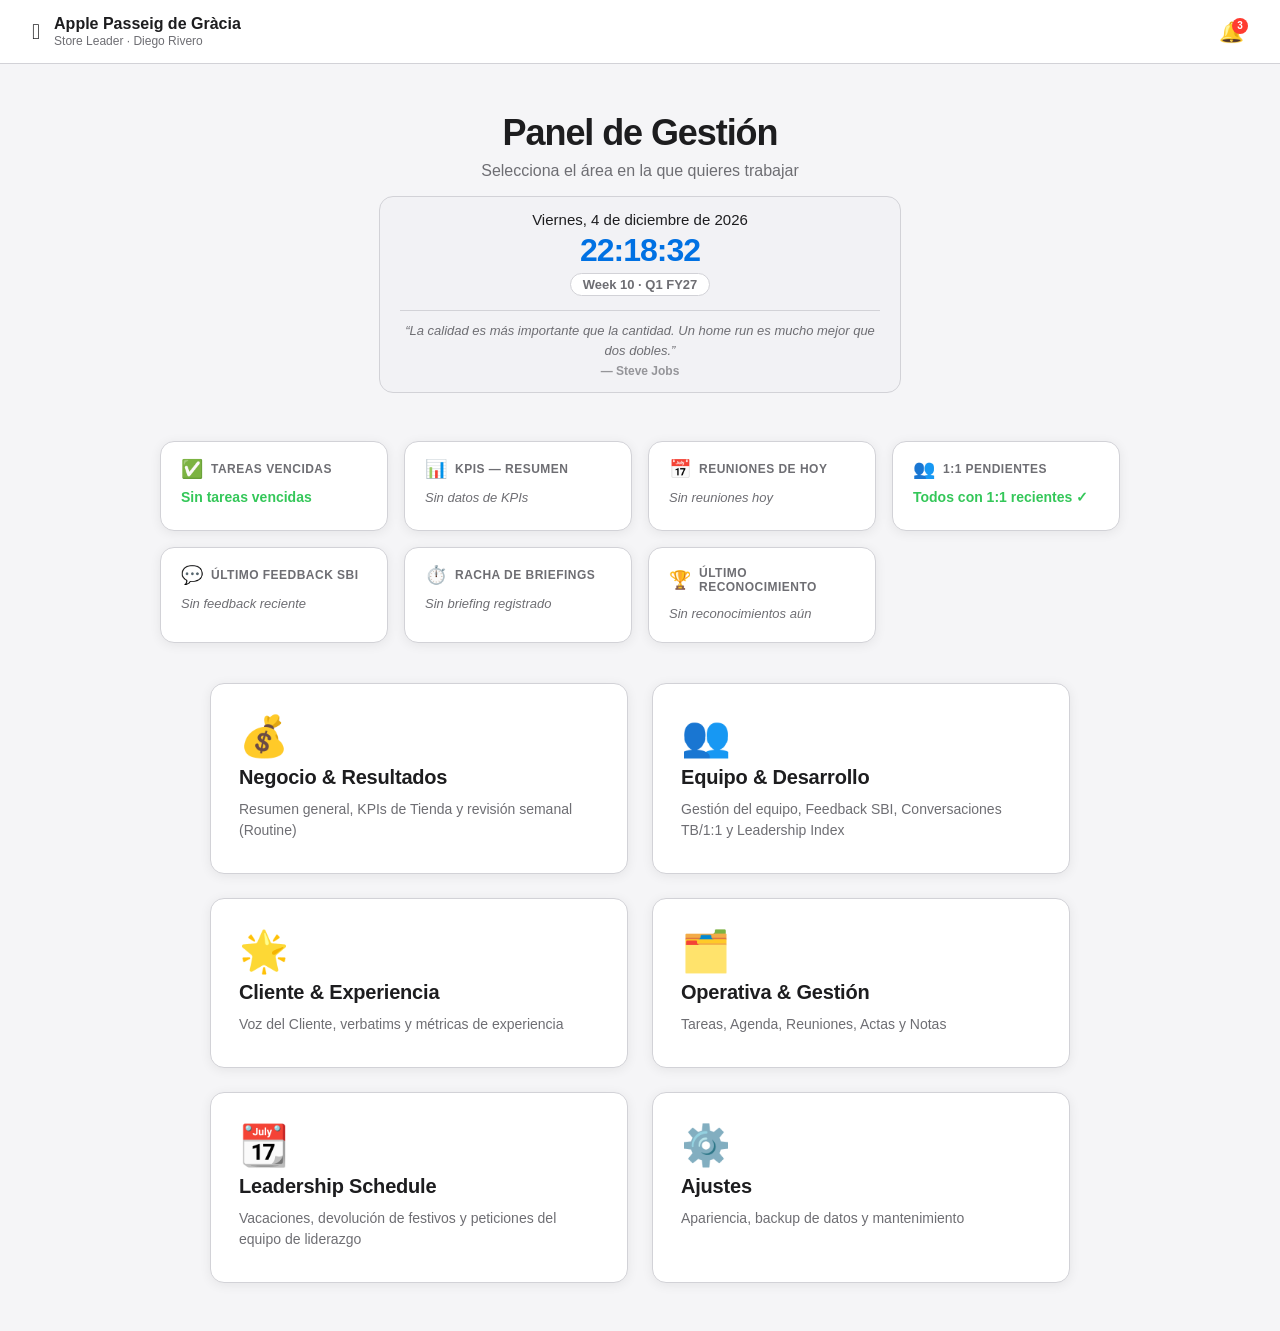
<file: Dashboard-Personal (Back up)/index.html>
<!DOCTYPE html>
<html lang="es" data-theme="light">
<head>
  <meta charset="UTF-8">
  <meta name="viewport" content="width=device-width, initial-scale=1.0">
  <title>Panel — Apple Passeig de Gràcia</title>
  <link rel="manifest" href="manifest.json">
  <meta name="apple-mobile-web-app-capable" content="yes">
  <meta name="apple-mobile-web-app-status-bar-style" content="default">
  <meta name="apple-mobile-web-app-title" content="Panel APG">
  <meta name="theme-color" content="#ffffff" media="(prefers-color-scheme: light)">
  <meta name="theme-color" content="#1c1c1e" media="(prefers-color-scheme: dark)">
  <link rel="stylesheet" href="dashboard.css">
</head>
<body class="index-body">

<header class="index-header">
  <span class="apple-logo">&#63743;</span>
  <div>
    <div class="store-name">Apple Passeig de Gràcia</div>
    <div class="store-role">Store Leader · Diego Rivero</div>
  </div>
  <button class="notif-btn" id="notif-btn" onclick="toggleNotifications()" title="Alertas">
    🔔 <span class="notif-badge" id="notif-badge" style="display:none">0</span>
  </button>
</header>

<div class="notif-panel" id="notif-panel">
  <div class="notif-panel-header">🔔 Centro de alertas</div>
  <div id="notif-items"></div>
</div>

<main class="index-main">
  <div class="index-welcome">
    <h1>Panel de Gestión</h1>
    <p>Selecciona el área en la que quieres trabajar</p>
    <div class="index-fiscal-info" id="index-fiscal-info">
      <div class="index-date" id="index-date">—</div>
      <div class="index-time" id="index-time">—</div>
      <div class="index-quarter" id="index-quarter">—</div>
      <div class="index-quote" id="index-quote" style="display:none">
        <span class="index-quote-text" id="index-quote-text"></span>
        <span class="index-quote-author" id="index-quote-author"></span>
      </div>
    </div>
  </div>

  <!-- ══════════════ HOME WIDGETS ══════════════ -->
  <section class="hw-grid" id="hw-grid" aria-label="Resumen en vivo"></section>

  <div class="index-grid">
    <a class="index-card" href="dashboard.html?seccion=negocio">
      <div class="index-card-icon">💰</div>
      <div class="index-card-title">Negocio &amp; Resultados</div>
      <div class="index-card-desc">Resumen general, KPIs de Tienda y revisión semanal (Routine)</div>
    </a>

    <a class="index-card" href="dashboard.html?seccion=equipo">
      <div class="index-card-icon">👥</div>
      <div class="index-card-title">Equipo &amp; Desarrollo</div>
      <div class="index-card-desc">Gestión del equipo, Feedback SBI, Conversaciones TB/1:1 y Leadership Index</div>
    </a>

    <a class="index-card" href="dashboard.html?seccion=cliente">
      <div class="index-card-icon">🌟</div>
      <div class="index-card-title">Cliente &amp; Experiencia</div>
      <div class="index-card-desc">Voz del Cliente, verbatims y métricas de experiencia</div>
    </a>

    <a class="index-card" href="dashboard.html?seccion=operativa">
      <div class="index-card-icon">🗂️</div>
      <div class="index-card-title">Operativa &amp; Gestión</div>
      <div class="index-card-desc">Tareas, Agenda, Reuniones, Actas y Notas</div>
    </a>
    <a class="index-card" href="dashboard.html?seccion=leadership">
      <div class="index-card-icon">📆</div>
      <div class="index-card-title">Leadership Schedule</div>
      <div class="index-card-desc">Vacaciones, devolución de festivos y peticiones del equipo de liderazgo</div>
    </a>

    <button class="index-card" onclick="openSettingsModal()">
      <div class="index-card-icon">⚙️</div>
      <div class="index-card-title">Ajustes</div>
      <div class="index-card-desc">Apariencia, backup de datos y mantenimiento</div>
    </button>
  </div>
</main>

<!-- ══════════════ MODAL: AJUSTES ══════════════ -->
<div id="settings-modal-overlay" class="settings-modal-overlay" onclick="if(event.target===this)closeSettingsModal()">
  <div id="settings-modal" class="settings-modal">

    <!-- Cabecera -->
    <div class="settings-modal-header">
      <div class="settings-modal-title">⚙️ Ajustes</div>
      <button class="settings-modal-close" onclick="closeSettingsModal()" title="Cerrar">✕</button>
    </div>

    <!-- Contenido con scroll -->
    <div class="settings-modal-body">

      <!-- ── SECCIÓN 1: APARIENCIA ── -->
      <div class="settings-section">
        <div class="settings-section-title">🎨 Apariencia</div>

        <!-- Tema claro/oscuro -->
        <div class="settings-row">
          <span id="settings-theme-label" class="settings-row-label">🌙 Modo oscuro</span>
          <button id="settings-theme-btn" class="settings-btn" onclick="settingsToggleTheme()">Activar</button>
        </div>

        <!-- Colores de acento -->
        <div class="settings-row" style="align-items:flex-start;flex-direction:column;gap:10px">
          <span class="settings-row-label">🎨 Color de acento</span>
          <div style="display:flex;gap:10px">
            <button class="settings-accent-dot active" data-accent="blue"
              style="background:#0071e3" title="Azul Apple"
              onclick="settingsSetAccent('blue')"></button>
            <button class="settings-accent-dot" data-accent="green"
              style="background:#28a745" title="Verde"
              onclick="settingsSetAccent('green')"></button>
            <button class="settings-accent-dot" data-accent="purple"
              style="background:#6f42c1" title="Morado"
              onclick="settingsSetAccent('purple')"></button>
            <button class="settings-accent-dot" data-accent="coral"
              style="background:#e8533a" title="Coral"
              onclick="settingsSetAccent('coral')"></button>
          </div>
        </div>
      </div>

      <!-- ── SECCIÓN 2: DATOS & BACKUP ── -->
      <div class="settings-section">
        <div class="settings-section-title">💾 Datos &amp; Backup</div>

        <!-- Indicador de almacenamiento -->
        <div style="margin-bottom:14px">
          <div class="settings-row-label" style="margin-bottom:8px">📊 Uso de almacenamiento</div>
          <div id="settings-storage-indicator">
            <div style="font-size:13px;color:var(--text-secondary)">Calculando...</div>
          </div>
        </div>

        <!-- Último backup -->
        <div class="settings-row" style="flex-direction:column;align-items:flex-start;gap:4px">
          <span class="settings-row-label">🕐 Último backup</span>
          <span id="settings-last-backup" style="font-size:12px;color:var(--text-secondary)">—</span>
        </div>

        <!-- Acciones de export / import -->
        <div style="display:flex;gap:8px;flex-wrap:wrap;margin-top:14px">
          <button class="settings-btn settings-btn-primary" onclick="settingsExportData()">
            📤 Exportar backup
          </button>
          <label class="settings-btn" style="cursor:pointer">
            📥 Importar backup
            <input type="file" accept=".json" style="display:none"
              onchange="settingsImportData(event)">
          </label>
        </div>
        <div id="settings-import-status" style="font-size:12px;margin-top:8px;min-height:16px"></div>
      </div>

      <!-- ── SECCIÓN 3: MANTENIMIENTO ── -->
      <div class="settings-section" style="border-bottom:none">
        <div class="settings-section-title">🗂️ Mantenimiento</div>

        <div class="settings-row">
          <div>
            <div class="settings-row-label">Archivar mes anterior</div>
            <div style="font-size:12px;color:var(--text-secondary);margin-top:2px">
              Libera espacio archivando los datos del mes pasado
            </div>
          </div>
          <button class="settings-btn" onclick="settingsArchivePreviousMonth()">🗂️ Archivar</button>
        </div>
        <div id="settings-archive-result" style="font-size:12px;color:#34c759;margin-top:6px;min-height:16px"></div>
      </div>

    </div><!-- /settings-modal-body -->
  </div><!-- /settings-modal -->
</div><!-- /settings-modal-overlay -->

<script>
  /* Apply saved theme preference */
  (function() {
    try {
      const isDarkTheme = JSON.parse(localStorage.getItem('apg_theme'));
      if (isDarkTheme) document.documentElement.setAttribute('data-theme', 'dark');
    } catch(e) {}
  })();
</script>

<script>
  /* ── SETTINGS MODAL ── */
  (function() {

    // ── Abrir / Cerrar ──────────────────────────────────────────
    window.openSettingsModal = function() {
      const overlay = document.getElementById('settings-modal-overlay');
      const modal   = document.getElementById('settings-modal');
      if (!overlay || !modal) return;
      overlay.style.display = 'block';
      // Forzar reflow para que la transición funcione
      modal.getBoundingClientRect();
      modal.classList.add('open');
      settingsRenderStorage();
      settingsRenderLastBackup();
      settingsRenderAccent();
      settingsRenderThemeBtn();
    };

    window.closeSettingsModal = function() {
      const overlay = document.getElementById('settings-modal-overlay');
      const modal   = document.getElementById('settings-modal');
      if (!overlay || !modal) return;
      modal.classList.remove('open');
      setTimeout(() => { overlay.style.display = 'none'; }, 350);
    };

    // ── Apariencia: tema ────────────────────────────────────────
    window.settingsToggleTheme = function() {
      const isDark = document.documentElement.getAttribute('data-theme') === 'dark';
      const newTheme = isDark ? 'light' : 'dark';
      document.documentElement.setAttribute('data-theme', newTheme);
      try { localStorage.setItem('apg_theme', JSON.stringify(newTheme === 'dark')); } catch(e) {}
      settingsRenderThemeBtn();
    };

    function settingsRenderThemeBtn() {
      const isDark = document.documentElement.getAttribute('data-theme') === 'dark';
      const label = document.getElementById('settings-theme-label');
      const btn   = document.getElementById('settings-theme-btn');
      if (label) label.textContent = isDark ? '☀️ Modo claro' : '🌙 Modo oscuro';
      if (btn)   btn.textContent   = isDark ? 'Desactivar' : 'Activar';
    }

    // ── Apariencia: acento ──────────────────────────────────────
    const ACCENT_COLORS = {
      blue:   { css: '#0071e3', vars: { '--accent': '#0071e3', '--accent-hover': '#0077ed' } },
      green:  { css: '#28a745', vars: { '--accent': '#28a745', '--accent-hover': '#22963d' } },
      purple: { css: '#6f42c1', vars: { '--accent': '#6f42c1', '--accent-hover': '#6230b8' } },
      coral:  { css: '#e8533a', vars: { '--accent': '#e8533a', '--accent-hover': '#d44530' } }
    };

    window.settingsSetAccent = function(name) {
      const theme = ACCENT_COLORS[name];
      if (!theme) return;
      const root = document.documentElement;
      Object.entries(theme.vars).forEach(([k, v]) => root.style.setProperty(k, v));
      try { localStorage.setItem('apg_accent', name); } catch(e) {}
      settingsRenderAccent();
    };

    function settingsRenderAccent() {
      const saved = localStorage.getItem('apg_accent') || 'blue';
      document.querySelectorAll('.settings-accent-dot').forEach(btn => {
        btn.classList.toggle('active', btn.dataset.accent === saved);
      });
    }

    // Aplicar acento guardado al cargar
    (function applyAccentOnLoad() {
      const saved = localStorage.getItem('apg_accent');
      if (saved && ACCENT_COLORS[saved]) {
        const root = document.documentElement;
        Object.entries(ACCENT_COLORS[saved].vars).forEach(([k, v]) => root.style.setProperty(k, v));
      }
    })();

    // ── Datos: almacenamiento ───────────────────────────────────
    function settingsRenderStorage() {
      const el = document.getElementById('settings-storage-indicator');
      if (!el) return;
      let total = 0;
      try {
        for (let key in localStorage) {
          if (Object.prototype.hasOwnProperty.call(localStorage, key)) {
            total += (localStorage[key].length + key.length) * 2;
          }
        }
      } catch(e) {}
      const usedKB  = Math.round(total / 1024);
      const limitKB = 5120;
      const pct     = Math.min(100, Math.round((usedKB / limitKB) * 100));
      let color = '#34c759'; // success
      let icon  = '🟢';
      if (pct >= 80)      { color = '#ff3b30'; icon = '🔴'; }
      else if (pct >= 60) { color = '#ff9f0a'; icon = '🟡'; }
      el.innerHTML = `
        <div style="display:flex;align-items:center;justify-content:space-between;margin-bottom:6px">
          <span style="font-size:13px;color:var(--text-secondary)">${icon} ${usedKB} KB de ~${limitKB} KB</span>
          <span style="font-size:13px;font-weight:600;color:var(--text-primary)">${pct}%</span>
        </div>
        <div style="background:var(--border);border-radius:99px;height:6px;overflow:hidden">
          <div style="width:${pct}%;height:100%;background:${color};border-radius:99px;transition:width 0.4s"></div>
        </div>
      `;
    }

    // ── Datos: último backup ────────────────────────────────────
    function settingsRenderLastBackup() {
      const el = document.getElementById('settings-last-backup');
      if (!el) return;
      const ts = parseInt(localStorage.getItem('apg_last_backup') || '0', 10);
      if (!ts) { el.textContent = 'Nunca — ¡exporta un backup pronto!'; return; }
      const d    = new Date(ts);
      const days = Math.floor((Date.now() - ts) / (1000 * 60 * 60 * 24));
      const fmt  = d.toLocaleDateString('es-ES', { day:'2-digit', month:'long', year:'numeric' });
      const rel  = days === 0 ? 'hoy' : days === 1 ? 'hace 1 día' : `hace ${days} días`;
      el.textContent = `${fmt} (${rel})`;
      el.style.color = days > 7 ? '#ff9f0a' : 'var(--text-secondary)';
    }

    // ── Datos: export / import ──────────────────────────────────
    window.settingsExportData = function() {
      try {
        const data = {};
        for (let i = 0; i < localStorage.length; i++) {
          const k = localStorage.key(i);
          data[k] = localStorage.getItem(k);
        }
        const blob = new Blob([JSON.stringify(data, null, 2)], { type: 'application/json' });
        const url  = URL.createObjectURL(blob);
        const a    = document.createElement('a');
        const date = new Date().toISOString().slice(0, 10);
        a.href = url;
        a.download = `apg-backup-${date}.json`;
        a.click();
        URL.revokeObjectURL(url);
        localStorage.setItem('apg_last_backup', Date.now());
        settingsRenderLastBackup();
        const status = document.getElementById('settings-import-status');
        if (status) { status.textContent = '✓ Backup exportado correctamente'; status.style.color = '#34c759'; setTimeout(() => { status.textContent = ''; }, 3000); }
      } catch(e) {
        const status = document.getElementById('settings-import-status');
        if (status) { status.textContent = '✗ Error al exportar'; status.style.color = '#ff3b30'; }
      }
    };

    window.settingsImportData = function(event) {
      const file = event.target.files[0];
      if (!file) return;
      const status = document.getElementById('settings-import-status');
      const reader = new FileReader();
      reader.onload = function(e) {
        try {
          const data = JSON.parse(e.target.result);
          // Filtrar solo claves con prefijo apg_
          const apgEntries = Object.entries(data).filter(([k]) => k.startsWith('apg_'));
          if (apgEntries.length === 0) {
            if (status) { status.textContent = '✗ Archivo inválido: no parece un backup de este dashboard'; status.style.color = '#ff3b30'; }
            return;
          }
          // Fecha de último backup en el archivo (si existe)
          const lastBackupRaw = data['apg_last_backup'];
          let lastBackupStr = '';
          if (lastBackupRaw) {
            const ts = parseInt(lastBackupRaw, 10);
            if (ts) lastBackupStr = new Date(ts).toLocaleDateString('es-ES', { day:'2-digit', month:'long', year:'numeric' });
          }
          // Modal de confirmación inline — usa clases CSS en vez de estilos inline
          const overlay = document.createElement('div');
          overlay.id = 'apg-import-confirm';
          overlay.className = 'apg-import-confirm-overlay';
          overlay.innerHTML = `
            <div class="apg-import-confirm-box">
              <div class="apg-import-confirm-title">📦 Confirmar importación</div>
              <div class="apg-import-confirm-text">Se van a importar <strong style="color:var(--text-primary)">${apgEntries.length} claves</strong> con prefijo <code>apg_</code>.</div>
              ${lastBackupStr ? `<div class="apg-import-confirm-meta">Fecha del backup: <strong style="color:var(--text-primary)">${lastBackupStr}</strong></div>` : ''}
              <div class="apg-import-confirm-warn">⚠️ Se sobrescribirán los datos actuales. Esta acción no se puede deshacer.</div>
              <div class="apg-import-confirm-footer">
                <button id="apg-import-cancel" class="apg-import-cancel-btn">Cancelar</button>
                <button id="apg-import-confirm-btn" class="apg-import-ok-btn">✓ Importar ${apgEntries.length} claves</button>
              </div>
            </div>
          `;
          document.body.appendChild(overlay);
          document.getElementById('apg-import-cancel').onclick = function() {
            overlay.remove();
            if (status) { status.textContent = ''; }
          };
          document.getElementById('apg-import-confirm-btn').onclick = function() {
            overlay.remove();
            try {
              apgEntries.forEach(([k, v]) => localStorage.setItem(k, v));
              if (status) { status.textContent = '✓ Datos importados. Recarga la página para ver los cambios.'; status.style.color = '#34c759'; }
              settingsRenderStorage();
              settingsRenderLastBackup();
            } catch(err) {
              if (status) { status.textContent = '✗ Error al escribir en localStorage'; status.style.color = '#ff3b30'; }
            }
          };
        } catch(err) {
          if (status) { status.textContent = '✗ Archivo inválido'; status.style.color = '#ff3b30'; }
        }
      };
      reader.readAsText(file);
      event.target.value = '';
    };

    // ── Mantenimiento: archivar mes anterior ────────────────────
    window.settingsArchivePreviousMonth = function() {
      // Intentar llamar a la función nativa del dashboard si está disponible
      // (cuando el usuario navega desde dashboard.html)
      if (typeof window.archivePreviousMonth === 'function') {
        window.archivePreviousMonth();
        return;
      }
      // Desde index.html: archivar claves de tareas/notas del mes anterior
      try {
        const now   = new Date();
        const prev  = new Date(now.getFullYear(), now.getMonth() - 1, 1);
        const label = `${prev.getFullYear()}-${String(prev.getMonth() + 1).padStart(2, '0')}`;
        const archiveKey = `apg_archive_${label}`;
        const keysToArchive = ['apg_tareas', 'apg_notas', 'apg_reuniones', 'apg_actas'];
        const archived = {};
        keysToArchive.forEach(k => {
          const val = localStorage.getItem(k);
          if (val) archived[k] = val;
        });
        if (Object.keys(archived).length === 0) {
          const result = document.getElementById('settings-archive-result');
          if (result) { result.textContent = `ℹ️ No hay datos del mes ${label} para archivar`; setTimeout(() => { result.textContent = ''; }, 4000); }
          return;
        }
        localStorage.setItem(archiveKey, JSON.stringify(archived));
        const archivedKeys = Object.keys(archived);
        // Preguntar si quiere borrar los datos originales para liberar espacio
        if (confirm(`✅ Mes ${label} archivado (${archivedKeys.length} claves).\n\n¿Eliminar los datos originales para liberar espacio?\nYa están guardados en el archivo.`)) {
          archivedKeys.forEach(k => localStorage.removeItem(k));
          const result = document.getElementById('settings-archive-result');
          if (result) { result.textContent = `✓ Mes ${label} archivado y ${archivedKeys.length} claves borradas. ¡Espacio liberado!`; setTimeout(() => { result.textContent = ''; }, 4000); }
        } else {
          const result = document.getElementById('settings-archive-result');
          if (result) { result.textContent = `✓ Mes ${label} archivado (datos originales conservados — el espacio no se ha liberado)`; setTimeout(() => { result.textContent = ''; }, 5000); }
        }
        settingsRenderStorage();
      } catch(e) {
        const result = document.getElementById('settings-archive-result');
        if (result) { result.textContent = '✗ Error al archivar'; }
      }
    };

    // ── Cerrar con tecla Escape ─────────────────────────────────
    document.addEventListener('keydown', function(e) {
      if (e.key === 'Escape') closeSettingsModal();
    });

  })();
</script>
<script type="module">
  import { FISCAL_QUARTERS, DIAS, MESES, K, DEFAULT_QUOTES } from './js/core/constants.js';
  import { load, esc, parseNum, daysDiff, localDateStr } from './js/core/utils.js';
  import { updateNotifBadgeForHome, toggleNotificationsForHome } from './js/ui/notifications.js';

  // ── INFO FISCAL ─────────────────────────────────────────────────────────────

  function getFiscalWeekInfo(date) {
    let activeQ = null;
    for (let i = FISCAL_QUARTERS.length - 1; i >= 0; i--) {
      if (date >= FISCAL_QUARTERS[i].startDate) { activeQ = FISCAL_QUARTERS[i]; break; }
    }
    if (!activeQ) return null;
    const msPerWeek = 7 * 24 * 60 * 60 * 1000;
    const weekNum = Math.floor((date - activeQ.startDate) / msPerWeek) + 1;
    return { week: weekNum, quarter: activeQ.label };
  }

  // DIAS en constants.js usa minúsculas → capitalizar para display
  const DIAS_CAP = DIAS.map(d => d.charAt(0).toUpperCase() + d.slice(1));

  function updateFiscalInfo() {
    const now = new Date();
    const dateStr = `${DIAS_CAP[now.getDay()]}, ${now.getDate()} de ${MESES[now.getMonth()]} de ${now.getFullYear()}`;
    const dateEl = document.getElementById('index-date');
    if (dateEl) dateEl.textContent = dateStr;

    const h = String(now.getHours()).padStart(2,'0');
    const m = String(now.getMinutes()).padStart(2,'0');
    const s = String(now.getSeconds()).padStart(2,'0');
    const timeEl = document.getElementById('index-time');
    if (timeEl) timeEl.textContent = `${h}:${m}:${s}`;

    const fi = getFiscalWeekInfo(now);
    const quarterEl = document.getElementById('index-quarter');
    if (quarterEl && fi) quarterEl.textContent = `Week ${fi.week} · ${fi.quarter}`;
    else if (quarterEl) quarterEl.textContent = '';
  }

  updateFiscalInfo();
  setInterval(updateFiscalInfo, 1000);

  // ── HOME WIDGETS ─────────────────────────────────────────────────────────────

  function renderHomeWidgets() {
    const grid = document.getElementById('hw-grid');
    if (!grid) return;

    const today = new Date();
    const todayStr = localDateStr(today);

    function pct(val, obj) {
      // Cap at 150% to handle overperformance without distorting the bar
      return obj > 0 ? Math.min(Math.round((val / obj) * 100), 150) : 0;
    }

    function progressBar(p, color) {
      const w = Math.min(p, 100);
      const c = p >= 100 ? 'var(--success,#34c759)' : p >= 75 ? 'var(--accent,#0071e3)' : p >= 50 ? '#ff9f0a' : '#ff3b30';
      return `<div class="hw-bar-track"><div class="hw-bar-fill" style="width:${w}%;background:${color||c}"></div></div>`;
    }

    function widget(id, icon, title, content, href) {
      return `<a class="hw-card" href="${href}" id="hw-${id}">
        <div class="hw-card-header">
          <span class="hw-icon">${icon}</span>
          <span class="hw-title">${title}</span>
        </div>
        <div class="hw-card-body">${content}</div>
      </a>`;
    }

    const widgets = [];

    /* ── 1. Tareas vencidas ─────────────────────── */
    try {
      const tasks = load(K.tasks, []);
      const overdue = tasks.filter(t => !t.done && t.date && t.date < todayStr);
      if (overdue.length === 0) {
        widgets.push(widget('tasks', '✅', 'Tareas vencidas',
          '<span class="hw-ok">Sin tareas vencidas</span>',
          'dashboard.html?seccion=operativa'));
      } else {
        widgets.push(widget('tasks', '⚠️', 'Tareas vencidas',
          `<span class="hw-alert">${overdue.length} tarea${overdue.length > 1 ? 's' : ''} vencida${overdue.length > 1 ? 's' : ''}</span>`,
          'dashboard.html?seccion=operativa'));
      }
    } catch(e) {
      widgets.push(widget('tasks', '⚠️', 'Tareas vencidas', '<span class="hw-muted">Sin datos</span>', 'dashboard.html?seccion=operativa'));
    }

    /* ── 2. KPIs — último snapshot ──────────────── */
    try {
      const kpis = load(K.kpis, null);
      if (!kpis || (!kpis.ventas && !kpis.nps && !kpis.conv)) {
        widgets.push(widget('kpis', '📊', 'KPIs — resumen',
          '<span class="hw-muted">Sin datos de KPIs</span>',
          'dashboard.html?seccion=negocio'));
      } else {
        const ventasPct = pct(parseNum(kpis.ventas), parseNum(kpis.objVentas));
        // NPS is a 0-100 score, not a % of objective — show it as-is on the bar
        const npsScore  = Math.min(Math.round(parseNum(kpis.nps)), 100);
        const convPct   = pct(parseNum(kpis.conv),   parseNum(kpis.objConv));
        const rows = [
          { label: '💰 Ventas',     p: ventasPct, suffix: '%' },
          { label: '⭐ NPS',        p: npsScore,  suffix: '' },
          { label: '🔄 Conversión', p: convPct,   suffix: '%' },
        ].map(r => `<div class="hw-kpi-row">
          <span class="hw-kpi-label">${r.label}</span>
          ${progressBar(r.p)}
          <span class="hw-kpi-val">${r.p}${r.suffix}</span>
        </div>`).join('');
        widgets.push(widget('kpis', '📊', 'KPIs — resumen', rows, 'dashboard.html?seccion=negocio'));
      }
    } catch(e) {
      widgets.push(widget('kpis', '📊', 'KPIs — resumen', '<span class="hw-muted">Sin datos</span>', 'dashboard.html?seccion=negocio'));
    }

    /* ── 3. Próximas reuniones de hoy ───────────── */
    try {
      const events = load(K.events, []);
      const todayEvents = events
        .filter(ev => ev.date === todayStr)
        .sort((a, b) => (a.time || '').localeCompare(b.time || ''))
        .slice(0, 3);
      if (todayEvents.length === 0) {
        widgets.push(widget('events', '📅', 'Reuniones de hoy',
          '<span class="hw-muted">Sin reuniones hoy</span>',
          'dashboard.html?seccion=operativa'));
      } else {
        const rows = todayEvents.map(ev =>
          `<div class="hw-event-row"><span class="hw-event-time">${esc(ev.time || '—')}</span><span class="hw-event-title">${esc(ev.title || ev.name || '—')}</span></div>`
        ).join('');
        widgets.push(widget('events', '📅', 'Reuniones de hoy', rows, 'dashboard.html?seccion=operativa'));
      }
    } catch(e) {
      widgets.push(widget('events', '📅', 'Reuniones de hoy', '<span class="hw-muted">Sin datos</span>', 'dashboard.html?seccion=operativa'));
    }

    /* ── 4. 1:1 pendientes ──────────────────────── */
    try {
      const team = load(K.team, []);
      const tbs  = load(K.tbs, {});
      const pending = team.filter(m => {
        if (m.hidden) return false;
        const sessions = tbs[m.id] || [];
        if (sessions.length === 0) return true;
        const lastDate = sessions.map(s => s.date).sort().pop();
        return daysDiff(lastDate, today) > 14;
      });
      const semaphore = pending.length === 0 ? 'green' : pending.length <= 2 ? 'yellow' : 'red';
      const semColors = { green: 'var(--success,#34c759)', yellow: '#ff9f0a', red: '#ff3b30' };
      const body = pending.length === 0
        ? '<span class="hw-ok">Todos con 1:1 recientes ✓</span>'
        : `<span class="hw-count" style="color:${semColors[semaphore]}">${pending.length} persona${pending.length > 1 ? 's' : ''} sin 1:1 en +14 días</span>`;
      widgets.push(widget('tbs', '👥', '1:1 pendientes', body, 'dashboard.html?seccion=equipo'));
    } catch(e) {
      widgets.push(widget('tbs', '👥', '1:1 pendientes', '<span class="hw-muted">Sin datos</span>', 'dashboard.html?seccion=equipo'));
    }

    /* ── 5. Último feedback SBI ─────────────────── */
    try {
      const sbi = load('apg_sbi_history', []);
      if (!sbi.length) {
        widgets.push(widget('sbi', '💬', 'Último feedback SBI',
          '<span class="hw-muted">Sin feedback reciente</span>',
          'dashboard.html?seccion=equipo'));
      } else {
        const last  = sbi[0];
        const dAgo  = daysDiff(last.date, today);
        const badge = last.type === 'positivo' ? '🌟 Positivo' : '🌱 Desarrollo';
        const rel   = dAgo === 0 ? 'hoy' : dAgo === 1 ? 'hace 1 día' : `hace ${dAgo} días`;
        widgets.push(widget('sbi', '💬', 'Último feedback SBI',
          `<div class="hw-sbi-row"><span class="hw-sbi-person">${esc(last.personName || '—')}</span><span class="hw-sbi-meta">${esc(badge)} · ${esc(rel)}</span></div>`,
          'dashboard.html?seccion=equipo'));
      }
    } catch(e) {
      widgets.push(widget('sbi', '💬', 'Último feedback SBI', '<span class="hw-muted">Sin datos</span>', 'dashboard.html?seccion=equipo'));
    }

    /* ── 6. Racha de briefings ──────────────────── */
    try {
      const briefingDateRaw = load(K.briefingDate, null);
      if (!briefingDateRaw) {
        widgets.push(widget('briefing', '⏱️', 'Racha de briefings',
          '<span class="hw-muted">Sin briefing registrado</span>',
          'dashboard.html?seccion=negocio'));
      } else {
        const doneToday = briefingDateRaw === todayStr;

        // Calculate real streak from dates history if available
        const briefingDates = load(K.briefingDates, null);
        let streak;
        if (briefingDates && Array.isArray(briefingDates) && briefingDates.length > 0) {
          const sortedDates = [...new Set(briefingDates)].sort().reverse();
          streak = 0;
          const checkDate = new Date(today);
          // If briefing not done today, start counting from yesterday
          if (!doneToday) checkDate.setDate(checkDate.getDate() - 1);
          for (const d of sortedDates) {
            const checkStr = localDateStr(checkDate);
            if (d === checkStr) {
              streak++;
              checkDate.setDate(checkDate.getDate() - 1);
            } else if (d < checkStr) {
              break; // gap found — streak ends
            }
          }
        } else {
          // Fallback: old logic — show 1 if done today or yesterday
          streak = daysDiff(briefingDateRaw, today) <= 1 ? 1 : 0;
        }

        if (streak > 0) {
          const fire = doneToday ? '🔥' : '⏳';
          widgets.push(widget('briefing', fire, 'Racha de briefings',
            `<span class="hw-streak">${fire} ${streak} día${streak > 1 ? 's' : ''} de racha${doneToday ? '' : ' · sin briefing hoy'}</span>`,
            'dashboard.html?seccion=negocio'));
        } else {
          widgets.push(widget('briefing', '⏱️', 'Racha de briefings',
            '<span class="hw-alert">Sin briefing hoy</span>',
            'dashboard.html?seccion=negocio'));
        }
      }
    } catch(e) {
      widgets.push(widget('briefing', '⏱️', 'Racha de briefings', '<span class="hw-muted">Sin datos</span>', 'dashboard.html?seccion=negocio'));
    }

    /* ── 7. Último reconocimiento ───────────────── */
    try {
      const recogs = load(K.reconocimientos, []);
      if (!recogs.length) {
        widgets.push(widget('recog', '🏆', 'Último reconocimiento',
          '<span class="hw-muted">Sin reconocimientos aún</span>',
          'dashboard.html?seccion=equipo'));
      } else {
        const sorted = recogs.slice().sort((a, b) => (b.date || '').localeCompare(a.date || ''));
        const last   = sorted[0];
        const dAgo   = daysDiff(last.date, today);
        const rel    = dAgo === 0 ? 'hoy' : dAgo === 1 ? 'hace 1 día' : `hace ${dAgo} días`;
        widgets.push(widget('recog', '🏆', 'Último reconocimiento',
          `<div class="hw-sbi-row"><span class="hw-sbi-person">${esc(last.personName || String(last.personId || '—'))}</span><span class="hw-sbi-meta">${esc(rel)}</span></div>`,
          'dashboard.html?seccion=equipo'));
      }
    } catch(e) {
      widgets.push(widget('recog', '🏆', 'Último reconocimiento', '<span class="hw-muted">Sin datos</span>', 'dashboard.html?seccion=equipo'));
    }

    grid.innerHTML = widgets.join('');
  }

  renderHomeWidgets();

  // ── CITA DEL DÍA ─────────────────────────────────────────────────────────────

  try {
    const customQuotes = JSON.parse(localStorage.getItem('apg_custom_quotes') || '[]');
    const allQuotes = [...DEFAULT_QUOTES, ...customQuotes];
    const idx = Math.floor(new Date().getDate() % allQuotes.length);
    const q = allQuotes[idx] || DEFAULT_QUOTES[0];
    const quoteEl  = document.getElementById('index-quote');
    const textEl   = document.getElementById('index-quote-text');
    const authorEl = document.getElementById('index-quote-author');
    if (quoteEl && textEl && authorEl) {
      textEl.textContent  = '\u201C' + q.text + '\u201D';
      authorEl.textContent = '\u2014 ' + q.author;
      quoteEl.style.display = 'block';
    }
  } catch(e) { console.error('Error loading quote:', e); }

  // ── NOTIFICACIONES ───────────────────────────────────────────────────────────

  window.toggleNotifications = toggleNotificationsForHome;
  updateNotifBadgeForHome();

  // ── Cerrar panel de notificaciones al hacer clic fuera ───────────────────────
  document.addEventListener('click', function(e) {
    const panel = document.getElementById('notif-panel');
    const bell  = document.getElementById('notif-btn');
    if (panel && panel.classList.contains('open') && !panel.contains(e.target) && !bell.contains(e.target)) {
      panel.classList.remove('open');
    }
  });
</script>
</body>
</html>
</file>
<file: Dashboard-Personal (Back up)/dashboard.css>
:root {
      --bg: #f5f5f7;
      --surface: #ffffff;
      --surface2: #f2f2f5;
      --border: #d2d2d7;
      --text-primary: #1d1d1f;
      --text-secondary: #6e6e73;
      --accent: #0071e3;
      --success: #34c759;
      --warning: #ff9f0a;
      --danger: #ff3b30;
      --purple: #af52de;
      --info: #5ac8fa;
      --shadow: 0 2px 12px rgba(0,0,0,0.07);
      --radius: 14px;
      --radius-sm: 10px;
    }
    [data-theme="dark"] {
      --bg: #000000;
      --surface: #1c1c1e;
      --surface2: #2c2c2e;
      --border: #3a3a3c;
      --text-primary: #f5f5f7;
      --text-secondary: #98989d;
      --shadow: 0 2px 12px rgba(0,0,0,0.5);
      /* Section-specific backgrounds */
      --section-resumen-bg: #0a1628;
      --section-equipo-bg: #0a1e0f;
      --section-agenda-bg: #0f0a28;
      --section-notas-bg: #1a1208;
      --section-cliente-bg: #0a1e1e;
      --section-leadership-bg: #1a0a0a;
    }
    /* Dark mode section backgrounds */
    [data-theme="dark"] section.section#tab-resumen.active   { background: var(--section-resumen-bg); }
    [data-theme="dark"] section.section#tab-equipo.active    { background: var(--section-equipo-bg); }
    [data-theme="dark"] section.section#tab-agenda.active    { background: var(--section-agenda-bg); }
    [data-theme="dark"] section.section#tab-notas.active     { background: var(--section-notas-bg); }
    [data-theme="dark"] section.section#tab-clientes.active  { background: var(--section-cliente-bg); }
    [data-theme="dark"] section.section#tab-ls-vac.active    { background: var(--section-leadership-bg); }
    [data-theme="dark"] section.section#tab-ls-index.active  { background: var(--section-equipo-bg); }
    [data-theme="dark"] section.section#tab-ls-schedule.active { background: var(--section-leadership-bg); }
    /* Dark mode card improvements */
    [data-theme="dark"] .card { background: #1c1c1e; border-color: #2c2c2e; }
    [data-theme="dark"] .reunion-card { background: #1e1e20; border-color: #2c2c2e; }
    [data-theme="dark"] .note-card { background: #1e1e20; border-color: #2c2c2e; }
    /* Dark mode today column */
    [data-theme="dark"] .week-cal-day-col.today-col { background: rgba(0,113,227,0.12); border-color: #0a84ff; }
    [data-theme="dark"] .week-col.today-col { background: rgba(0,113,227,0.12); border-color: #0a84ff; }
    /* Dark mode buttons */
    [data-theme="dark"] .btn-primary { box-shadow: 0 0 0 1px rgba(0,113,227,0.4), 0 2px 8px rgba(0,113,227,0.25); }
    /* Dark mode inputs and selects */
    [data-theme="dark"] .task-input,
    [data-theme="dark"] .task-select,
    [data-theme="dark"] input[type="text"],
    [data-theme="dark"] input[type="date"],
    [data-theme="dark"] input[type="time"],
    [data-theme="dark"] input[type="email"],
    [data-theme="dark"] input[type="datetime-local"],
    [data-theme="dark"] textarea,
    [data-theme="dark"] select { background: #1c1c1e; border-color: #3a3a3c; color: #f5f5f7; }
    /* Dark mode absence counter */
    [data-theme="dark"] .ls-vac-counter-nonzero { background: #7f1d1d !important; color: #fca5a5 !important; }
    * { box-sizing: border-box; margin: 0; padding: 0; }
    body {
      font-family: -apple-system, BlinkMacSystemFont, 'SF Pro Display', 'Helvetica Neue', sans-serif;
      background: var(--bg);
      color: var(--text-primary);
      min-height: 100vh;
      transition: background 0.3s, color 0.3s;
    }

    /* ── HEADER ── */
    .header {
      background: var(--surface);
      border-bottom: 1px solid var(--border);
      padding: 0 32px;
      height: 64px;
      display: flex;
      align-items: center;
      justify-content: space-between;
      position: sticky;
      top: 0;
      z-index: 100;
      backdrop-filter: saturate(180%) blur(20px);
      -webkit-backdrop-filter: saturate(180%) blur(20px);
    }
    .header-left { display: flex; align-items: center; gap: 14px; }
    .apple-logo { font-size: 22px; line-height: 1; }
    .store-name { font-size: 16px; font-weight: 600; }
    .store-role { font-size: 12px; color: var(--text-secondary); margin-top: 1px; }
    .header-right { display: flex; align-items: center; gap: 14px; }
    .live-clock { font-size: 15px; font-weight: 500; color: var(--text-secondary); font-variant-numeric: tabular-nums; letter-spacing: -0.02em; }
    .theme-btn {
      background: color-mix(in srgb, var(--accent) 10%, transparent);
      border: 1px solid color-mix(in srgb, var(--accent) 30%, transparent);
      border-radius: 20px;
      padding: 6px 16px;
      cursor: pointer;
      font-size: 13px;
      font-weight: 500;
      font-family: inherit;
      color: var(--accent);
      transition: background 0.2s, border-color 0.2s;
    }
    .theme-btn:hover {
      background: color-mix(in srgb, var(--accent) 18%, transparent);
      border-color: color-mix(in srgb, var(--accent) 50%, transparent);
    }
    .header-secondary-btns {
      display: flex; align-items: center; gap: 2px;
      margin-right: 4px; padding-right: 10px;
      border-right: 1px solid var(--border);
    }
    .header-icon-btn {
      background: transparent;
      border: 1px solid transparent;
      border-radius: 8px;
      padding: 5px 8px;
      cursor: pointer;
      font-size: 15px;
      color: var(--text-secondary);
      transition: background 0.2s, color 0.2s, border-color 0.2s;
      font-family: inherit;
    }
    .header-icon-btn:hover { background: var(--surface2); color: var(--text-primary); border-color: var(--border); }
    #box-sync-btn.synced  { color: var(--success); }
    #box-sync-btn.syncing { color: var(--warning, #ff9f0a); animation: box-sync-pulse 1s infinite; }
    #box-sync-btn.error   { color: var(--danger); }
    @keyframes box-sync-pulse { 0%,100% { opacity: 1; } 50% { opacity: 0.4; } }
    #box-sync-popup {
      position: fixed;
      background: var(--surface);
      border: 1px solid var(--border);
      border-radius: var(--radius, 10px);
      box-shadow: var(--shadow, 0 4px 20px rgba(0,0,0,.15));
      padding: 14px 16px;
      z-index: 10000;
      min-width: 240px;
      font-size: 13px;
    }
    #box-sync-popup .bsp-title { font-weight: 600; color: var(--text-primary); margin-bottom: 6px; }
    #box-sync-popup .bsp-sub   { color: var(--text-secondary); font-size: 12px; margin-bottom: 12px; }
    #box-sync-popup .bsp-btns  { display: flex; gap: 8px; }
    #box-sync-popup .bsp-btn   {
      flex: 1; padding: 6px 10px; border-radius: 7px; border: 1px solid var(--border);
      background: var(--surface2); color: var(--text-primary); cursor: pointer;
      font-size: 12px; font-family: inherit; transition: background .15s;
    }
    #box-sync-popup .bsp-btn:hover { background: var(--surface3, var(--surface2)); }
    #box-sync-popup .bsp-btn.danger { border-color: var(--danger); color: var(--danger); }

    /* ── NAV TABS WRAPPER (scroll indicators) ── */
    .nav-tabs-wrapper {
      position: relative;
      background: var(--surface);
      border-bottom: 1px solid var(--border);
      display: flex;
      align-items: stretch;
    }
    /* Gradient fade – right edge (always visible until scrolled to end) */
    .nav-tabs-wrapper::after {
      content: '';
      position: absolute;
      right: 36px; /* leave room for the right arrow */
      top: 0;
      bottom: 0;
      width: 48px;
      background: linear-gradient(to right, transparent, var(--surface));
      pointer-events: none;
      transition: opacity 0.2s;
      z-index: 2;
    }
    .nav-tabs-wrapper.tabs-at-end::after { opacity: 0; }
    /* Gradient fade – left edge (hidden until scrolled right) */
    .nav-tabs-wrapper::before {
      content: '';
      position: absolute;
      left: 36px; /* leave room for the left arrow */
      top: 0;
      bottom: 0;
      width: 48px;
      background: linear-gradient(to left, transparent, var(--surface));
      pointer-events: none;
      transition: opacity 0.2s;
      z-index: 2;
      opacity: 0;
    }
    .nav-tabs-wrapper.tabs-scrolled::before { opacity: 1; }
    /* Arrow scroll buttons */
    .nav-tabs-arrow {
      flex-shrink: 0;
      width: 36px;
      background: var(--surface);
      border: none;
      border-bottom: 1px solid transparent; /* align with tab bar */
      cursor: pointer;
      color: var(--text-secondary);
      font-size: 18px;
      display: none; /* hidden until overflow detected */
      align-items: center;
      justify-content: center;
      transition: color 0.2s, background 0.2s;
      z-index: 3;
      padding: 0;
    }
    .nav-tabs-arrow.visible { display: flex; }
    .nav-tabs-arrow:hover { color: var(--accent); background: var(--surface2); }

    /* ── NAV TABS ── */
    .nav-tabs {
      background: var(--surface);
      padding: 0 32px;
      display: flex;
      flex: 1;
      gap: 2px;
      overflow-x: auto;
      scrollbar-width: none;
      min-width: 0;
    }
    .nav-tabs::-webkit-scrollbar { display: none; }
    .nav-tab {
      padding: 14px 18px;
      font-size: 14px;
      font-weight: 500;
      color: var(--text-secondary);
      cursor: pointer;
      border-bottom: 2px solid transparent;
      transition: color 0.2s, border-color 0.2s;
      white-space: nowrap;
      user-select: none;
    }
    .nav-tab.active { color: var(--accent); border-bottom-color: var(--accent); }
    .nav-tab:hover:not(.active) { color: var(--text-primary); }

    /* ── MAIN ── */
    .main { padding: 28px 32px; max-width: 1440px; margin: 0 auto; }
    .section { display: none; }
    .section.active { display: block; }

    /* ── TYPOGRAPHY ── */
    .page-title { font-size: 28px; font-weight: 700; margin-bottom: 6px; letter-spacing: -0.02em; }
    .page-subtitle { font-size: 15px; color: var(--text-secondary); margin-bottom: 24px; }

    /* ── CARDS ── */
    .card {
      background: var(--surface);
      border-radius: var(--radius);
      padding: 22px;
      box-shadow: var(--shadow);
      border: 1px solid var(--border);
    }
    .card-title {
      font-size: 12px;
      font-weight: 600;
      color: var(--text-secondary);
      text-transform: uppercase;
      letter-spacing: 0.05em;
      margin-bottom: 14px;
    }

    /* ── GRIDS ── */
    .grid-4 { display: grid; grid-template-columns: repeat(4, 1fr); gap: 16px; }
    .grid-3 { display: grid; grid-template-columns: repeat(3, 1fr); gap: 16px; }
    .grid-2 { display: grid; grid-template-columns: repeat(2, 1fr); gap: 16px; }
    .grid-2-3 { display: grid; grid-template-columns: 2fr 3fr; gap: 16px; }
    .section-gap { margin-top: 20px; }

    /* ── KPI CARDS ── */
    .kpi-value { font-size: 38px; font-weight: 700; line-height: 1; margin: 10px 0 6px; letter-spacing: -0.03em; }
    .kpi-label { font-size: 13px; color: var(--text-secondary); }
    .kpi-editable {
      background: none;
      border: none;
      font-family: inherit;
      font-size: 38px;
      font-weight: 700;
      letter-spacing: -0.03em;
      color: var(--text-primary);
      width: 100%;
      outline: none;
      cursor: text;
      padding: 0;
      transition: background 0.15s;
    }
    .kpi-editable:focus {
      background: var(--surface2);
      border-radius: 6px;
      padding: 2px 8px;
    }
    .kpi-obj-input {
      background: none;
      border: none;
      border-bottom: 1px dashed var(--border);
      width: 70px;
      color: var(--text-secondary);
      font-size: 13px;
      font-family: inherit;
      outline: none;
      padding: 0 2px;
    }

    /* ── PROGRESS ── */
    .progress-wrap { margin-top: 14px; }
    .progress-label { display: flex; justify-content: space-between; font-size: 12px; color: var(--text-secondary); margin-bottom: 6px; }
    .progress-bar { height: 5px; background: var(--surface2); border-radius: 3px; overflow: hidden; }
    .progress-fill { height: 100%; border-radius: 3px; background: var(--accent); transition: width 0.6s cubic-bezier(.4,0,.2,1); }
    .progress-fill.green { background: var(--success); }
    .progress-fill.orange { background: var(--warning); }

    /* ── INPUTS & BUTTONS ── */
    .task-input {
      flex: 1;
      min-width: 180px;
      padding: 10px 14px;
      border: 1px solid var(--border);
      border-radius: var(--radius-sm);
      background: var(--surface2);
      color: var(--text-primary);
      font-family: inherit;
      font-size: 14px;
      outline: none;
      transition: border-color 0.2s, box-shadow 0.2s;
    }
    .task-input:focus { border-color: var(--accent); box-shadow: 0 0 0 3px rgba(0,113,227,0.12); }
    .task-select {
      padding: 10px 14px;
      border: 1px solid var(--border);
      border-radius: var(--radius-sm);
      background: var(--surface2);
      color: var(--text-primary);
      font-family: inherit;
      font-size: 14px;
      outline: none;
      cursor: pointer;
    }
    .btn {
      padding: 10px 20px;
      border: none;
      border-radius: var(--radius-sm);
      cursor: pointer;
      font-family: inherit;
      font-size: 14px;
      font-weight: 500;
      transition: opacity 0.2s, transform 0.1s;
      white-space: nowrap;
    }
    .btn:active { transform: scale(0.97); }
    .btn-primary { background: var(--accent); color: white; }
    .btn-primary:hover { opacity: 0.88; }
    .btn-ghost { background: var(--surface2); color: var(--text-primary); border: 1px solid var(--border); }
    .btn-ghost:hover { background: var(--border); }
    .btn-secondary { background: var(--surface2); color: var(--text-primary); border: 1px solid var(--border); padding: 7px 16px; border-radius: var(--radius-sm); font-size: 13px; cursor: pointer; font-weight: 500; transition: background 0.15s, color 0.15s; }
    .btn-secondary:hover { background: var(--border); }
    .btn-icon { background: none; border: none; cursor: pointer; color: var(--text-secondary); font-size: 18px; padding: 4px 8px; border-radius: 6px; transition: color 0.2s; }
    .btn-icon:hover { color: var(--danger); }

    /* ── TASK LIST ── */
    .task-input-row { display: flex; gap: 8px; flex-wrap: wrap; align-items: center; }
    .task-list { display: flex; flex-direction: column; gap: 8px; }
    .task-item {
      display: flex;
      align-items: center;
      gap: 12px;
      padding: 13px 16px;
      background: var(--surface2);
      border-radius: var(--radius-sm);
      border-left: 3px solid transparent;
      transition: opacity 0.2s;
    }
    .task-item.priority-alta  { border-left-color: var(--danger); }
    .task-item.priority-media { border-left-color: var(--warning); }
    .task-item.priority-baja  { border-left-color: var(--success); }
    .task-item.done { opacity: 0.45; }
    .task-item.done .task-text { text-decoration: line-through; }
    .task-checkbox { width: 17px; height: 17px; cursor: pointer; accent-color: var(--accent); flex-shrink: 0; }
    .task-text { flex: 1; font-size: 14px; line-height: 1.4; }
    .task-meta { font-size: 12px; color: var(--text-secondary); white-space: nowrap; }
    .priority-badge {
      font-size: 11px;
      font-weight: 600;
      padding: 3px 9px;
      border-radius: 20px;
      white-space: nowrap;
      flex-shrink: 0;
    }
    .priority-badge.alta  { background: rgba(255,59,48,0.12);  color: var(--danger); }
    .priority-badge.media { background: rgba(255,159,10,0.12); color: var(--warning); }
    .priority-badge.baja  { background: rgba(52,199,89,0.12);  color: var(--success); }

    .priority-select-inline {
      font-size: 11px;
      font-weight: 600;
      padding: 3px 6px;
      border-radius: 20px;
      border: none;
      cursor: pointer;
      flex-shrink: 0;
      appearance: none;
      -webkit-appearance: none;
      background-size: 0;
      min-width: 72px;
      text-align: center;
    }
    .priority-select-inline.priority-alta  { background: rgba(255,59,48,0.12);  color: var(--danger); }
    .priority-select-inline.priority-media { background: rgba(255,159,10,0.12); color: var(--warning); }
    .priority-select-inline.priority-baja  { background: rgba(52,199,89,0.12);  color: var(--success); }

    .eis-drag-over {
      background: rgba(0,113,227,0.08) !important;
      outline: 2px dashed var(--accent);
      border-radius: var(--radius-sm);
    }

    /* ── FILTER PILLS ── */
    .filter-row { display: flex; gap: 8px; flex-wrap: wrap; margin-bottom: 18px; }
    .filter-pill {
      padding: 7px 16px;
      border-radius: 20px;
      font-size: 13px;
      font-weight: 500;
      cursor: pointer;
      border: 1px solid var(--border);
      background: var(--surface2);
      color: var(--text-secondary);
      transition: all 0.15s;
      font-family: inherit;
    }
    .filter-pill.active { background: var(--accent); color: white; border-color: var(--accent); }
    .filter-pill:hover:not(.active) { color: var(--text-primary); border-color: var(--text-secondary); }

    /* ── TEAM ── */
    .team-grid { display: grid; grid-template-columns: repeat(auto-fill, minmax(196px, 1fr)); gap: 14px; }
    .team-card {
      background: var(--surface2);
      border-radius: var(--radius-sm);
      padding: 18px;
      position: relative;
      border: 1px solid var(--border);
    }
    .team-avatar {
      width: 48px; height: 48px;
      border-radius: 50%;
      display: flex; align-items: center; justify-content: center;
      font-size: 18px; font-weight: 700; color: white;
      margin-bottom: 12px;
    }
    .team-name { font-size: 15px; font-weight: 600; margin-bottom: 3px; }
    .team-role { font-size: 12px; color: var(--text-secondary); margin-bottom: 10px; }
    .status-row { display: flex; align-items: center; gap: 7px; }
    .status-dot { width: 8px; height: 8px; border-radius: 50%; flex-shrink: 0; }
    .status-dot.activo   { background: var(--success); }
    .status-dot.descanso { background: var(--warning); }
    .status-dot.libre    { background: var(--border); }
    .team-status-select {
      font-size: 12px;
      background: var(--surface);
      border: 1px solid var(--border);
      border-radius: 6px;
      padding: 3px 8px;
      color: var(--text-primary);
      cursor: pointer;
      font-family: inherit;
      outline: none;
    }
    .team-remove {
      position: absolute; top: 10px; right: 10px;
      background: none; border: none;
      color: var(--text-secondary); cursor: pointer;
      font-size: 16px; padding: 2px 6px;
      border-radius: 4px; opacity: 0.4; transition: opacity 0.2s;
    }
    .team-remove:hover { opacity: 1; color: var(--danger); }
    .team-note {
      font-size: 12px; margin-top: 10px;
      color: var(--text-secondary);
      background: none; border: none;
      border-bottom: 1px solid var(--border);
      width: 100%; font-family: inherit; outline: none; padding: 3px 0;
    }
    .team-note:focus { border-bottom-color: var(--accent); }

    /* ── EVENTS ── */
    .event-list { display: flex; flex-direction: column; gap: 10px; }
    .event-item {
      display: flex; align-items: flex-start; gap: 16px;
      padding: 16px;
      background: var(--surface2);
      border-radius: var(--radius-sm);
      border: 1px solid var(--border);
    }
    .event-date-box {
      text-align: center; min-width: 48px;
      background: var(--accent);
      border-radius: 10px; padding: 8px;
      color: white; flex-shrink: 0;
    }
    .event-day   { font-size: 22px; font-weight: 700; line-height: 1; }
    .event-month { font-size: 10px; text-transform: uppercase; opacity: 0.85; margin-top: 2px; }
    .event-content { flex: 1; }
    .event-time { font-size: 12px; color: var(--text-secondary); margin-bottom: 3px; }
    .event-title-text { font-size: 15px; font-weight: 600; }
    .event-desc { font-size: 13px; color: var(--text-secondary); margin-top: 3px; }
    .today-badge {
      display: inline-block;
      background: var(--accent);
      color: white; font-size: 10px; font-weight: 600;
      padding: 2px 8px; border-radius: 20px; margin-left: 8px; vertical-align: middle;
    }

    /* ── NOTES ── */
    .notes-area {
      width: 100%; min-height: 200px;
      padding: 16px;
      border: 1px solid var(--border);
      border-radius: var(--radius-sm);
      background: var(--surface2);
      color: var(--text-primary);
      font-family: inherit; font-size: 15px; line-height: 1.7;
      resize: vertical; outline: none;
      transition: border-color 0.2s, box-shadow 0.2s;
    }
    .notes-area:focus { border-color: var(--accent); box-shadow: 0 0 0 3px rgba(0,113,227,0.1); }
    .autosave-msg { font-size: 12px; color: var(--text-secondary); margin-top: 8px; }

    /* ── ADD FORM PANEL ── */
    .add-section {
      background: var(--surface2);
      border: 1px solid var(--border);
      border-radius: var(--radius-sm);
      padding: 18px;
      margin-bottom: 18px;
      display: none;
    }
    .add-section.open { display: block; }
    .add-section .field-label { font-size: 12px; color: var(--text-secondary); margin-bottom: 4px; font-weight: 500; }

    /* ── SUMMARY / RESUMEN ── */
    .greeting     { font-size: 34px; font-weight: 700; letter-spacing: -0.02em; margin-bottom: 6px; }
    .greeting-sub { font-size: 16px; color: var(--text-secondary); margin-bottom: 28px; }
    .summary-stat { text-align: center; }
    .summary-num  { font-size: 44px; font-weight: 700; color: var(--accent); letter-spacing: -0.03em; }
    .summary-label{ font-size: 13px; color: var(--text-secondary); margin-top: 6px; }

    /* ── SAVED FLASH ── */
    .saved-flash { font-size: 12px; color: var(--success); opacity: 0; transition: opacity 0.4s; }
    .saved-flash.show { opacity: 1; }

    /* ── EMPTY STATE ── */
    .empty-state { text-align: center; padding: 48px 20px; color: var(--text-secondary); }
    .empty-state-icon { font-size: 40px; margin-bottom: 12px; }
    .empty-state p { font-size: 14px; }

    /* ── RESPONSIVE ── */
    @media (max-width: 1000px) {
      .grid-4 { grid-template-columns: repeat(2, 1fr); }
      .grid-3 { grid-template-columns: repeat(2, 1fr); }
      .grid-2-3 { grid-template-columns: 1fr; }
    }
    @media (max-width: 640px) {
      .grid-4, .grid-3, .grid-2 { grid-template-columns: 1fr; }
      .main { padding: 16px; }
      .header, .nav-tabs { padding: 0 8px; }
    }

/* ── REUNIONES ── */
.reunion-card {
  background: var(--surface);
  border-radius: var(--radius);
  border: 1px solid var(--border);
  box-shadow: var(--shadow);
  margin-bottom: 14px;
  overflow: hidden;
}
.reunion-header {
  display: flex; align-items: center; gap: 12px;
  padding: 16px 20px; cursor: pointer;
  background: var(--surface);
}
.reunion-header:hover { background: var(--surface2); }
.reunion-title { font-size: 15px; font-weight: 600; flex: 1; }
.reunion-meta { font-size: 12px; color: var(--text-secondary); }
.reunion-status {
  font-size: 11px; font-weight: 600; padding: 3px 10px;
  border-radius: 20px; white-space: nowrap;
}
.status-programada  { background: rgba(0,113,227,0.12); color: var(--accent); }
.status-en-curso    { background: rgba(255,159,10,0.12); color: var(--warning); }
.status-completada  { background: rgba(52,199,89,0.12);  color: var(--success); }
.reunion-body { padding: 0 20px 20px; display: none; }
.reunion-body.open { display: block; }
.reunion-section-title { font-size: 12px; font-weight: 600; color: var(--text-secondary); text-transform: uppercase; letter-spacing: 0.05em; margin: 14px 0 8px; }
.dynamic-list-item {
  display: flex; align-items: center; gap: 8px;
  padding: 6px 0; border-bottom: 1px solid var(--border);
}
.dynamic-list-item:last-child { border-bottom: none; }
.dynamic-list-item input { flex: 1; }

/* ── TB PANEL ── */
.tb-panel {
  background: var(--surface2);
  border: 1px solid var(--border);
  border-radius: var(--radius-sm);
  padding: 16px;
  margin-top: 10px;
  display: none;
}
.tb-panel.open { display: block; }
.tb-session-item {
  background: var(--surface);
  border-radius: var(--radius-sm);
  padding: 12px;
  margin-bottom: 8px;
  border: 1px solid var(--border);
  font-size: 13px;
}
.tb-session-date { font-weight: 600; font-size: 12px; color: var(--accent); margin-bottom: 4px; }

/* ── TB / 1:1 MODAL ── */
.tb-modal-overlay {
  position: fixed; inset: 0; z-index: 350;
  background: rgba(0,0,0,0.5); backdrop-filter: blur(4px);
  display: none; align-items: center; justify-content: center;
  padding: 16px;
}
.tb-modal-overlay.open { display: flex; }
.tb-modal {
  background: var(--surface); border-radius: var(--radius);
  box-shadow: 0 20px 60px rgba(0,0,0,0.3);
  padding: 28px; max-width: 520px; width: 100%;
  max-height: 85vh; overflow-y: auto;
  box-sizing: border-box;
}
.tb-modal-header {
  display: flex; align-items: center; justify-content: space-between;
  margin-bottom: 18px;
}
.tb-modal-title { font-size: 17px; font-weight: 700; }
.tb-modal .add-section {
  display: none; margin-top: 14px; padding: 16px;
  box-sizing: border-box; width: 100%;
}
.tb-modal .add-section.open { display: block; }
.tb-modal textarea,
.tb-modal input[type="text"],
.tb-modal input[type="date"],
.tb-modal input.task-input {
  box-sizing: border-box; max-width: 100%;
}
.follow-up-dot {
  position: absolute; top: 8px; left: 8px;
  width: 9px; height: 9px; border-radius: 50%;
  background: var(--warning);
}
.recog-badge {
  position: absolute; top: 8px; right: 32px;
  background: #ffd700; color: #7a5800;
  font-size: 10px; font-weight: 700;
  padding: 2px 7px; border-radius: 20px;
  display: none;
}

/* ── KPI HISTORY ── */
.kpi-history-table { width: 100%; border-collapse: collapse; font-size: 13px; }
.kpi-history-table th { text-align: left; padding: 8px 10px; font-size: 11px; color: var(--text-secondary); text-transform: uppercase; letter-spacing: 0.04em; border-bottom: 1px solid var(--border); }
.kpi-history-table td { padding: 8px 10px; border-bottom: 1px solid var(--border); }
.kpi-history-table tr:last-child td { border-bottom: none; }
.trend-up   { color: var(--success); font-weight: 600; }
.trend-down { color: var(--danger);  font-weight: 600; }
.kpi-trend  { font-size: 13px; font-weight: 600; }

/* ── KPI ALERT BADGE ── */
.kpi-alert-badge {
  display: inline-block;
  font-size: 11px; font-weight: 700;
  padding: 3px 10px; border-radius: 20px;
  margin-top: 8px;
}
.kpi-alert-badge.danger {
  background: rgba(255,59,48,0.15); color: var(--danger);
  animation: pulse-badge 1.4s ease-in-out infinite;
}
.kpi-alert-badge.warning { background: rgba(255,159,10,0.15); color: var(--warning); }
.kpi-alert-badge.success { background: rgba(52,199,89,0.15); color: var(--success); }
@keyframes pulse-badge {
  0%, 100% { opacity: 1; }
  50%       { opacity: 0.45; }
}

/* ── ACTAS PRINT ── */
.acta-view { display: none; padding: 24px; }
.acta-view.active { display: block; }
.acta-list-item {
  background: var(--surface);
  border: 1px solid var(--border);
  border-radius: var(--radius-sm);
  padding: 16px;
  margin-bottom: 10px;
  cursor: pointer;
  transition: box-shadow 0.2s;
}
.acta-list-item:hover { box-shadow: var(--shadow); }
@media print {
  .header, .nav-tabs, .nav-tabs-wrapper, .btn, .btn-primary, .btn-ghost, #print-back-btn { display: none !important; }
  .section { display: none !important; }
  #tab-actas { display: block !important; }
  .acta-view { display: block !important; }
  .acta-list { display: none !important; }
  body { background: white !important; color: black !important; }
  /* Note PDF export: only show print area */
  body.printing-note .section { display: none !important; }
  body.printing-note #note-print-content { display: block !important; }
  #note-print-content { display: none; font-family: -apple-system, BlinkMacSystemFont, 'Helvetica Neue', sans-serif; padding: 32px; max-width: 800px; margin: 0 auto; }
  #note-print-content .note-print-title { font-size: 22px; font-weight: 700; margin-bottom: 8px; }
  #note-print-content .note-print-meta { font-size: 13px; color: #666; margin-bottom: 16px; }
  #note-print-content .note-print-body { font-size: 14px; line-height: 1.6; }
  /* 1:1 prep print */
  body.printing-1on1 .section { display: none !important; }
  body.printing-1on1 #oneone-prep-print { display: block !important; }
  #oneone-prep-print { display: none; }
}

/* ── RECONOCIMIENTOS ── */
.recog-item {
  display: flex; align-items: flex-start; gap: 12px;
  padding: 12px; background: var(--surface2);
  border-radius: var(--radius-sm); border: 1px solid var(--border);
  margin-bottom: 8px;
}
.recog-trophy { font-size: 22px; flex-shrink: 0; }
.recog-text { font-size: 14px; flex: 1; }
.recog-person { font-weight: 600; color: var(--accent); }
.recog-date-small { font-size: 12px; color: var(--text-secondary); margin-top: 3px; }

/* ── KPI CRITICAL SECTION ── */
.kpi-critical-grid { display: grid; grid-template-columns: repeat(3,1fr); gap: 16px; }
.kpi-critical-card { border-left: 3px solid var(--accent) !important; }

/* ── KPI GROUP ── */
.kpi-group { margin-bottom: 24px; }
.kpi-group-header {
  font-size: 11px; font-weight: 700; text-transform: uppercase;
  letter-spacing: 0.06em; color: var(--text-secondary);
  margin-bottom: 12px; display: flex; align-items: center; gap: 8px;
}
.kpi-group-header::after { content:''; flex:1; height:1px; background:var(--border); }

/* ── KPI MIRROR CARD ── */
.kpi-mirror-card { opacity: 0.85; }
.kpi-ref-badge {
  display: inline-block; font-size: 9px; font-weight: 600;
  padding: 1px 5px; border-radius: 8px;
  background: rgba(0,113,227,0.10); color: var(--accent);
  text-transform: none; letter-spacing: 0; margin-left: 4px;
}

/* ── KPI YoY/WoW ROW ── */
.kpi-yow-row {
  display: flex; flex-wrap: wrap; gap: 6px 10px;
  align-items: center; margin-top: 12px; padding-top: 10px;
  border-top: 1px solid var(--border);
}
.kpi-yow-label { font-size: 11px; color: var(--text-secondary); white-space: nowrap; }
.kpi-yow-input {
  background: none; border: none;
  border-bottom: 1px dashed var(--border);
  width: 58px; color: var(--text-secondary);
  font-size: 12px; font-family: inherit;
  outline: none; padding: 0 2px;
}

/* ── YoW BADGES ── */
.yow-badge {
  display: inline-block; font-size: 11px; font-weight: 600;
  padding: 2px 7px; border-radius: 20px; white-space: nowrap;
}
.yow-badge.up   { background: rgba(52,199,89,0.12); color: var(--success); }
.yow-badge.down { background: rgba(255,59,48,0.12); color: var(--danger); }

/* ── KPI COMPACT GRID (Operacionales) ── */
.kpi-compact-grid { display: grid; grid-template-columns: repeat(4,1fr); gap: 12px; }
.kpi-compact-card { padding: 16px !important; }
.kpi-editable-sm { font-size: 26px !important; }

/* ── KPI HISTORY PILLS ── */
.kpi-history-pills { display: flex; gap: 6px; margin-bottom: 14px; }
.kpi-history-pill {
  padding: 5px 14px; border-radius: 20px;
  font-size: 12px; font-weight: 500;
  cursor: pointer; border: 1px solid var(--border);
  background: var(--surface2); color: var(--text-secondary);
  transition: all 0.15s; font-family: inherit;
}
.kpi-history-pill.active { background: var(--accent); color: white; border-color: var(--accent); }

/* ── KPI METRIC SELECTOR (dynamic chart) ── */
.kpi-metric-selector-wrap { margin-bottom: 14px; }
.kpi-metric-selector-label { font-size: 11px; color: var(--text-secondary); text-transform: uppercase; letter-spacing: 0.05em; margin-bottom: 6px; }
.kpi-metric-hint { opacity: 0.7; }
.kpi-metric-selector { display: flex; gap: 6px; flex-wrap: wrap; }
.kpi-metric-pill {
  padding: 5px 12px; border-radius: 20px;
  font-size: 12px; font-weight: 500;
  cursor: pointer; border: 1px solid var(--border);
  background: var(--surface2); color: var(--text-secondary);
  transition: all 0.15s; font-family: inherit;
}
.kpi-metric-pill.active {
  background: var(--mc, var(--accent));
  color: white;
  border-color: var(--mc, var(--accent));
}


.kpi-chart-wrap { width: 100%; overflow: hidden; margin-bottom: 20px; }
.kpi-chart-wrap svg { width: 100%; display: block; }
.kpi-chart-legend { display: flex; gap: 16px; margin-bottom: 8px; font-size: 12px; color: var(--text-secondary); }
.kpi-chart-legend-item { display: flex; align-items: center; gap: 5px; }
.kpi-chart-legend-dot { width: 10px; height: 10px; border-radius: 50%; flex-shrink: 0; }

/* ── DANGER OUTLINE BUTTON ── */
.btn-danger-outline {
  background: none;
  color: var(--danger, #ff3b30);
  border: 1px solid var(--danger, #ff3b30);
}
.btn-danger-outline:hover { background: rgba(255,59,48,0.08); }

/* ── NEW CATALOG KPI CARDS ── */
.kpi-grid {
  display: grid;
  grid-template-columns: repeat(auto-fill, minmax(260px, 1fr));
  gap: 12px;
}
.kpi-card-new {
  padding: 14px;
  display: flex;
  flex-direction: column;
  gap: 6px;
}
.kpi-card-header {
  display: flex;
  align-items: center;
  gap: 6px;
  margin-bottom: 2px;
}
.kpi-card-icon { font-size: 16px; flex-shrink: 0; }
.kpi-card-label {
  font-size: 12px;
  font-weight: 700;
  color: var(--text-primary);
  line-height: 1.3;
}
.kpi-inputs-row {
  display: flex;
  gap: 10px;
  align-items: flex-start;
  flex-wrap: wrap;
}
.kpi-bar-wrap {
  height: 6px;
  background: var(--surface2);
  border-radius: 3px;
  overflow: hidden;
  margin-top: 4px;
}
.kpi-bar-fill {
  height: 100%;
  border-radius: 3px;
  background: var(--success);
  transition: width 0.3s ease;
}
.kpi-pct-label {
  font-size: 11px;
  font-weight: 600;
  color: var(--text-secondary);
}
.kpi-yow-rows { display: flex; flex-direction: column; gap: 4px; }
.kpi-inverse-indicator {
  font-size: 10px;
  color: var(--text-secondary);
  margin-left: 6px;
}
.kpi-extra-pct { font-size: 11px; color: var(--accent); font-weight: 500; margin-top: 2px; }
.kpi-disp { font-size: 11px; color: var(--text-secondary); min-height: 14px; }
.kpi-zone-section .kpi-group-header { margin-bottom: 10px; }

/* ── RESPONSIVE (new KPI) ── */
@media (max-width: 1000px) {
  .kpi-critical-grid { grid-template-columns: repeat(2,1fr); }
  .kpi-compact-grid { grid-template-columns: repeat(2,1fr); }
}
@media (max-width: 640px) {
  .kpi-critical-grid { grid-template-columns: 1fr; }
  .kpi-compact-grid { grid-template-columns: repeat(2,1fr); }
}

/* ── TEMPLATE MODAL ── */
.template-overlay {
  position: fixed; inset: 0; background: rgba(0,0,0,0.5);
  z-index: 1000; display: flex; align-items: center; justify-content: center;
  opacity: 0; pointer-events: none; transition: opacity 0.2s;
}
.template-overlay.open { opacity: 1; pointer-events: all; }
.template-modal {
  background: var(--surface); border-radius: var(--radius);
  box-shadow: 0 20px 60px rgba(0,0,0,0.3);
  padding: 24px; max-width: 720px; width: calc(100% - 32px);
  max-height: 80vh; overflow-y: auto;
}
.template-modal-header {
  display: flex; align-items: center; justify-content: space-between;
  margin-bottom: 18px;
}
.template-modal-title { font-size: 17px; font-weight: 600; }
.template-close-btn {
  background: var(--surface2); border: 1px solid var(--border);
  border-radius: 8px; width: 32px; height: 32px; display: flex;
  align-items: center; justify-content: center; cursor: pointer;
  font-family: inherit; font-size: 18px; line-height: 1;
  color: var(--text-secondary); transition: background 0.15s;
}
.template-close-btn:hover { background: var(--border); }
.template-grid {
  display: grid; grid-template-columns: repeat(auto-fill, minmax(200px, 1fr)); gap: 10px;
}
.template-card {
  background: var(--surface2); border: 1px solid var(--border);
  border-radius: var(--radius-sm); padding: 14px;
  cursor: pointer; transition: all 0.15s; text-align: left;
  font-family: inherit; color: var(--text-primary);
}
.template-card:hover {
  background: var(--accent); color: white; border-color: var(--accent);
  transform: translateY(-1px); box-shadow: var(--shadow);
}
.template-card-title { font-size: 13px; font-weight: 600; margin-bottom: 4px; }
.template-card-notes { font-size: 11px; color: var(--text-secondary); line-height: 1.4; }
.template-card:hover .template-card-notes { color: rgba(255,255,255,0.8); }

/* ── SPOTLIGHT ── */
#spotlight-overlay {
  position: fixed; inset: 0; background: rgba(0,0,0,0.5);
  z-index: 9999; display: flex; align-items: flex-start; justify-content: center;
  padding-top: 12vh;
  opacity: 0; pointer-events: none; transition: opacity 0.15s;
}
#spotlight-overlay.open { opacity: 1; pointer-events: all; }
.spotlight-box {
  background: var(--surface); border-radius: 16px;
  box-shadow: 0 24px 80px rgba(0,0,0,0.4);
  width: 100%; max-width: 600px; overflow: hidden;
  transform: scale(0.95); transition: transform 0.15s;
}
#spotlight-overlay.open .spotlight-box { transform: scale(1); }
.spotlight-input-wrap {
  display: flex; align-items: center; gap: 12px;
  padding: 16px 20px; border-bottom: 1px solid var(--border);
}
.spotlight-search-icon { font-size: 20px; color: var(--text-secondary); flex-shrink: 0; }
#spotlight-input {
  flex: 1; background: none; border: none; outline: none;
  font-size: 18px; color: var(--text-primary); font-family: inherit;
}
#spotlight-input::placeholder { color: var(--text-secondary); }
.spotlight-results { max-height: 400px; overflow-y: auto; padding: 8px 0; }
.spotlight-group-header {
  font-size: 11px; font-weight: 600; text-transform: uppercase;
  letter-spacing: 0.05em; color: var(--text-secondary);
  padding: 10px 20px 4px;
}
.spotlight-result-item {
  display: flex; align-items: center; gap: 12px;
  padding: 10px 20px; cursor: pointer; transition: background 0.1s;
}
.spotlight-result-item:hover, .spotlight-result-item.focused { background: var(--surface2); }
.spotlight-result-icon { font-size: 16px; flex-shrink: 0; width: 22px; text-align: center; }
.spotlight-result-text { flex: 1; min-width: 0; }
.spotlight-result-main { font-size: 14px; font-weight: 500; white-space: nowrap; overflow: hidden; text-overflow: ellipsis; }
.spotlight-result-sub { font-size: 12px; color: var(--text-secondary); margin-top: 1px; }
.spotlight-empty { padding: 24px 20px; text-align: center; color: var(--text-secondary); font-size: 14px; }

/* ── AGENDA WEEKLY VIEW ── */
.agenda-view-toggle { display: flex; gap: 6px; margin-bottom: 16px; }
.agenda-view-btn {
  padding: 6px 16px; border-radius: 20px; font-size: 13px; font-weight: 500;
  cursor: pointer; border: 1px solid var(--border);
  background: var(--surface2); color: var(--text-secondary);
  transition: all 0.15s; font-family: inherit;
}
.agenda-view-btn.active { background: var(--accent); color: white; border-color: var(--accent); }
.week-nav { display: flex; align-items: center; gap: 8px; margin-bottom: 14px; flex-wrap: wrap; }
.week-nav-title { font-size: 14px; font-weight: 500; flex: 1; text-align: center; color: var(--text-secondary); }
.week-grid-wrapper { overflow-x: auto; -webkit-overflow-scrolling: touch; border-radius: var(--radius-sm); }
.week-grid {
  display: grid; grid-template-columns: repeat(7, 1fr);
  gap: 6px; margin-bottom: 16px;
}
.week-col {
  background: var(--surface2); border: 1px solid var(--border);
  border-radius: var(--radius-sm); padding: 10px 8px; min-height: 120px;
  transition: background 0.15s, border-color 0.15s;
}
.week-col.today-col { background: rgba(0,113,227,0.08); border-color: var(--accent); }
.week-col.drag-over { background: rgba(0,113,227,0.15); border-color: var(--accent); border-style: dashed; }
.week-col-name { font-size: 10px; font-weight: 600; text-transform: uppercase; color: var(--text-secondary); margin-bottom: 3px; }
.week-col-num { font-size: 18px; font-weight: 700; margin-bottom: 8px; }
.week-col.today-col .week-col-num { color: var(--accent); }
.week-col-events { display: flex; flex-direction: column; gap: 4px; }
.week-event-pill {
  background: var(--accent); color: white; border-radius: 8px;
  font-size: 11px; padding: 3px 7px;
  overflow: hidden; text-overflow: ellipsis; white-space: nowrap;
  display: block; cursor: grab; user-select: none;
  transition: opacity 0.15s, transform 0.1s;
}
.week-event-pill:hover { opacity: 0.85; }
.week-event-pill.dragging { opacity: 0.4; transform: scale(0.96); }
.week-event-time { font-size: 10px; opacity: 0.85; }
/* Event color variants */
.week-event-color-blue   { background: #0071e3; }
.week-event-color-green  { background: #34c759; }
.week-event-color-orange { background: #ff9500; }
.week-event-color-red    { background: #ff3b30; }
.week-event-color-purple { background: #af52de; }
@media (max-width: 640px) {
  .week-grid { grid-template-columns: 1fr; }
  .week-col { min-height: auto; }
}

/* ── WEEK WIDGET in Resumen ── */
.week-widget-days { display: flex; flex-wrap: wrap; gap: 12px; margin-top: 8px; margin-bottom: 16px; }
.week-widget-day { min-width: 72px; flex: 1; }
.week-widget-day-name { font-size: 11px; font-weight: 600; text-transform: uppercase; color: var(--text-secondary); margin-bottom: 3px; }
.week-widget-day-num { font-size: 20px; font-weight: 700; margin-bottom: 6px; }
.week-widget-day.today-day .week-widget-day-num { color: var(--accent); }
.week-widget-week-label { font-size: 11px; font-weight: 700; color: var(--text-secondary); text-transform: uppercase; letter-spacing: 0.04em; padding: 6px 0 2px; border-top: 1px solid var(--border); margin-top: 4px; }
.week-widget-week-label:first-child { border-top: none; margin-top: 0; padding-top: 0; }

    /* ── NOTIFICATION BELL ── */
    .notif-btn {
      background: none; border: none; cursor: pointer; font-size: 20px;
      position: relative; padding: 4px; line-height: 1;
    }
    .notif-badge {
      position: absolute; top: 0; right: 0;
      background: var(--danger); color: white;
      border-radius: 50%; width: 16px; height: 16px;
      font-size: 10px; font-weight: 700;
      display: flex; align-items: center; justify-content: center;
      pointer-events: none;
    }
    .notif-panel {
      position: fixed; top: 68px; right: 16px; z-index: 200;
      background: var(--surface); border: 1px solid var(--border);
      border-radius: var(--radius); box-shadow: 0 8px 32px rgba(0,0,0,0.18);
      width: 360px; max-width: calc(100vw - 32px);
      max-height: 480px; overflow-y: auto;
      display: none;
    }
    .notif-panel.open { display: block; }
    .notif-panel-header { padding: 16px 20px 10px; font-weight: 700; font-size: 15px; border-bottom: 1px solid var(--border); }
    .notif-item { display: flex; align-items: flex-start; gap: 12px; padding: 12px 20px; border-bottom: 1px solid var(--border); }
    .notif-item:last-child { border-bottom: none; }
    .notif-icon { font-size: 18px; flex-shrink: 0; margin-top: 1px; }
    .notif-text { flex: 1; font-size: 13px; color: var(--text-primary); }
    .notif-go { font-size: 11px; color: var(--accent); background: none; border: none; cursor: pointer; padding: 0; white-space: nowrap; }
    .notif-empty { padding: 24px 20px; text-align: center; color: var(--text-secondary); font-size: 14px; }

    /* ── FOCUS MODE ── */
    .focus-overlay {
      position: fixed; inset: 0; z-index: 500;
      background: var(--bg);
      display: none; align-items: center; justify-content: center;
    }
    .focus-overlay.active { display: flex; }
    .focus-panel {
      max-width: 600px; width: 100%;
      padding: 40px 32px;
    }
    .focus-title { font-size: 28px; font-weight: 700; letter-spacing: -0.02em; margin-bottom: 32px; text-align: center; }
    .focus-section { margin-bottom: 28px; }
    .focus-section-title { font-size: 11px; font-weight: 600; text-transform: uppercase; letter-spacing: 0.06em; color: var(--text-secondary); margin-bottom: 10px; }
    .focus-next-meeting { background: var(--surface); border: 1px solid var(--border); border-radius: var(--radius); padding: 16px 20px; font-size: 16px; font-weight: 500; }
    .focus-next-meeting .meta { font-size: 13px; color: var(--text-secondary); margin-top: 4px; }
    .pomodoro-display {
      text-align: center; font-size: 72px; font-weight: 700;
      font-variant-numeric: tabular-nums; letter-spacing: -0.03em;
      color: var(--accent); margin: 8px 0 16px;
    }
    .pomodoro-label { text-align: center; font-size: 14px; color: var(--text-secondary); margin-bottom: 16px; }
    .pomodoro-btns { display: flex; gap: 10px; justify-content: center; }
    .focus-exit-btn {
      position: fixed; top: 20px; right: 20px;
      background: var(--surface2); border: 1px solid var(--border);
      border-radius: 20px; padding: 8px 18px; font-size: 14px;
      cursor: pointer; font-family: inherit; color: var(--text-primary);
    }
    .focus-task-item { display: flex; align-items: center; gap: 10px; padding: 8px 0; border-bottom: 1px solid var(--border); font-size: 14px; }
    .focus-task-item:last-child { border-bottom: none; }
    .focus-task-cb { width: 18px; height: 18px; cursor: pointer; flex-shrink: 0; }

    /* ── BRIEFING MODAL ── */
    .briefing-overlay {
      position: fixed; inset: 0; z-index: 400;
      background: rgba(0,0,0,0.5); backdrop-filter: blur(4px);
      display: none; align-items: center; justify-content: center;
      padding: 16px;
    }
    .briefing-overlay.active { display: flex; }
    .briefing-card {
      background: var(--surface); border-radius: 20px;
      max-width: 540px; width: 100%;
      padding: 36px 32px;
      box-shadow: 0 20px 60px rgba(0,0,0,0.25);
      animation: briefingIn 0.35s cubic-bezier(0.34,1.56,0.64,1) both;
    }
    @keyframes briefingIn { from { opacity:0; transform:scale(0.9); } to { opacity:1; transform:scale(1); } }
    .briefing-greeting { font-size: 26px; font-weight: 700; letter-spacing: -0.02em; margin-bottom: 4px; }
    .briefing-date { font-size: 15px; color: var(--text-secondary); margin-bottom: 24px; }
    .briefing-section { margin-bottom: 18px; }
    .briefing-section-title { font-size: 11px; font-weight: 600; text-transform: uppercase; letter-spacing: 0.06em; color: var(--text-secondary); margin-bottom: 8px; }
    .briefing-item { font-size: 14px; padding: 6px 0; border-bottom: 1px solid var(--border); display: flex; gap: 8px; align-items: flex-start; }
    .briefing-item:last-child { border-bottom: none; }
    .briefing-empty { font-size: 13px; color: var(--text-secondary); font-style: italic; }
    .briefing-start-btn { width: 100%; margin-top: 20px; padding: 14px; font-size: 16px; font-weight: 600; }

    /* ── THEME BLOCK HEADERS ── */
    .theme-block-header {
      font-size: 11px; font-weight: 700; text-transform: uppercase;
      letter-spacing: 0.08em; color: var(--text-secondary);
      border-bottom: 2px solid var(--border);
      padding-bottom: 6px; margin: 24px 0 14px 0;
    }

    /* ── QUOTES WIDGET ── */
    .quotes-widget {
      background: var(--surface); border: 1px solid var(--border);
      border-radius: var(--radius); padding: 22px;
      box-shadow: var(--shadow);
      margin-bottom: 24px;
      position: relative; overflow: hidden;
    }
    .quotes-icon {
      position: absolute; top: 12px; left: 16px;
      font-size: 48px; opacity: 0.07; color: var(--accent);
      line-height: 1; user-select: none; pointer-events: none;
    }
    .quotes-text { font-size: 18px; font-weight: 500; line-height: 1.5; color: var(--text-primary); padding-left: 8px; }
    .quotes-author { font-size: 13px; color: var(--text-secondary); margin-top: 8px; padding-left: 8px; }
    .quotes-add-form { margin-top: 14px; display: none; gap: 8px; }
    .quotes-add-form.open { display: flex; flex-wrap: wrap; }

    /* ── MONTH CALENDAR ── */
    .month-nav { display: flex; align-items: center; gap: 8px; margin-bottom: 14px; flex-wrap: wrap; }
    .month-nav-title { font-size: 16px; font-weight: 700; flex: 1; text-align: center; }
    .month-grid { display: grid; grid-template-columns: repeat(7, 1fr); gap: 2px; }
    .month-day-header {
      font-size: 11px; font-weight: 600; text-transform: uppercase;
      color: var(--text-secondary); text-align: center; padding: 6px 0;
    }
    .month-day {
      background: var(--surface); border: 1px solid var(--border);
      border-radius: var(--radius-sm); padding: 6px; min-height: 72px;
      cursor: pointer; transition: box-shadow 0.15s;
    }
    .month-day:hover { box-shadow: var(--shadow); }
    .month-day.other-month { background: var(--surface2); opacity: 0.5; }
    .month-day.today-day { background: var(--accent); color: white; border-color: var(--accent); }
    .month-day.today-day .month-day-num { color: white; }
    .month-day-num { font-size: 13px; font-weight: 600; margin-bottom: 4px; }
    .month-event-pill {
      background: var(--accent); color: white;
      border-radius: 6px; font-size: 10px; padding: 2px 5px;
      margin-bottom: 2px; overflow: hidden; text-overflow: ellipsis;
      white-space: nowrap; display: block;
    }
    .month-day.today-day .month-event-pill { background: rgba(255,255,255,0.3); }
    .month-more { font-size: 10px; color: var(--text-secondary); margin-top: 2px; }
    .month-day.today-day .month-more { color: rgba(255,255,255,0.8); }
    @media (max-width: 640px) {
      .month-grid { grid-template-columns: repeat(7, 1fr); gap: 1px; }
      .month-day { min-height: 48px; padding: 4px; }
      .month-day-num { font-size: 11px; }
      .month-event-pill { display: none; }
    }

    /* ── KANBAN ── */
    .kanban-board { display: grid; grid-template-columns: repeat(3, 1fr); gap: 16px; margin-bottom: 20px; }
    @media (max-width: 640px) { .kanban-board { grid-template-columns: 1fr; } }
    .kanban-col {
      background: var(--surface2); border: 1px solid var(--border);
      border-radius: var(--radius); padding: 16px; min-height: 140px;
    }
    .kanban-col.drag-over { border-color: var(--accent); background: rgba(0,113,227,0.06); }
    .kanban-col-header { font-size: 13px; font-weight: 700; margin-bottom: 12px; display: flex; align-items: center; gap: 6px; }
    .kanban-chip {
      background: var(--surface); border: 1px solid var(--border);
      border-radius: 20px; padding: 6px 12px; margin-bottom: 6px;
      font-size: 13px; font-weight: 500; display: flex; align-items: center;
      gap: 8px; cursor: grab; user-select: none;
    }
    .kanban-chip:active { cursor: grabbing; opacity: 0.7; }
    .kanban-avatar {
      width: 22px; height: 22px; border-radius: 50%;
      display: flex; align-items: center; justify-content: center;
      font-size: 11px; font-weight: 700; color: white; flex-shrink: 0;
    }
    .kanban-remove { margin-left: auto; background: none; border: none; cursor: pointer; color: var(--text-secondary); font-size: 14px; line-height: 1; padding: 0 2px; }
    .kanban-add-wrap { margin-top: 8px; }
    .kanban-add-select { width: 100%; font-size: 12px; padding: 6px 8px; border-radius: var(--radius-sm); border: 1px solid var(--border); background: var(--surface); color: var(--text-primary); font-family: inherit; }
    .kanban-note { width: 100%; font-size: 12px; padding: 6px 8px; border-radius: var(--radius-sm); border: 1px solid var(--border); background: var(--surface); color: var(--text-primary); font-family: inherit; resize: none; margin-top: 8px; min-height: 48px; }

    /* ── COMPARATIVA SEMANAL ── */
    .comparativa-table { width: 100%; border-collapse: collapse; font-size: 13px; margin-top: 12px; }
    .comparativa-table th { padding: 8px 12px; text-align: center; font-weight: 600; color: var(--text-secondary); font-size: 11px; text-transform: uppercase; letter-spacing: 0.05em; border-bottom: 1px solid var(--border); }
    .comparativa-table th:first-child { text-align: left; }
    .comparativa-table td { padding: 8px 12px; text-align: center; border-bottom: 1px solid var(--border); color: var(--text-primary); }
    .comparativa-table td:first-child { text-align: left; font-weight: 500; }
    .comparativa-table tr:last-child td { border-bottom: none; }
    .comp-arrow-up { color: var(--success); font-weight: 700; margin-left: 4px; }
    .comp-arrow-down { color: var(--danger); font-weight: 700; margin-left: 4px; }

    /* ── RECURRING MODAL ── */
    .recurring-overlay {
      position: fixed; inset: 0; z-index: 300;
      background: rgba(0,0,0,0.4); backdrop-filter: blur(4px);
      display: none; align-items: center; justify-content: center; padding: 16px;
    }
    .recurring-overlay.open { display: flex; }
    .recurring-modal {
      background: var(--surface); border-radius: var(--radius);
      max-width: 480px; width: 100%;
      padding: 28px; box-shadow: 0 16px 48px rgba(0,0,0,0.2);
      max-height: 80vh; overflow-y: auto;
    }
    .recurring-modal-header { display: flex; align-items: center; justify-content: space-between; margin-bottom: 20px; }
    .recurring-modal-title { font-size: 17px; font-weight: 700; }
    .recurring-item { display: flex; align-items: center; gap: 12px; padding: 10px 0; border-bottom: 1px solid var(--border); }
    .recurring-item:last-child { border-bottom: none; }
    .recurring-item-info { flex: 1; }
    .recurring-item-name { font-size: 14px; font-weight: 500; }
    .recurring-item-meta { font-size: 12px; color: var(--text-secondary); margin-top: 2px; }

    /* ── ROUTINE WIZARD ── */
    .routine-progress { display:flex; gap:8px; margin-bottom:32px; align-items:center; }
    .routine-step-dot { width:32px; height:32px; border-radius:50%; display:flex; align-items:center; justify-content:center; font-size:13px; font-weight:700; border:2px solid var(--border); color:var(--text-secondary); flex-shrink:0; }
    .routine-step-dot.active { border-color:var(--accent); color:var(--accent); }
    .routine-step-dot.done { background:var(--success); border-color:var(--success); color:white; }
    .routine-step-line { flex:1; height:2px; background:var(--border); border-radius:1px; }
    .routine-step-line.done { background:var(--success); }
    .routine-step-title { font-size:22px; font-weight:700; margin-bottom:8px; }
    .routine-step-sub { font-size:14px; color:var(--text-secondary); margin-bottom:24px; }
    .routine-step-content { margin-bottom:24px; }
    .routine-actions { display:flex; gap:10px; align-items:center; flex-wrap:wrap; }
    .routine-completed-banner { background:rgba(52,199,89,0.1); border:1px solid var(--success); border-radius:var(--radius); padding:24px; text-align:center; }
    .routine-completed-icon { font-size:48px; margin-bottom:12px; }
    .routine-completed-title { font-size:20px; font-weight:700; margin-bottom:8px; }

    /* ── DRAG & DROP ── */
    .task-item.drag-over { border:2px dashed var(--accent) !important; background:rgba(0,113,227,0.04); }
    .task-item[draggable] { cursor:grab; }
    .task-item[draggable]:active { cursor:grabbing; }
    .task-drag-handle { font-size:14px; color:var(--text-secondary); cursor:grab; padding:0 4px; opacity:0.6; flex-shrink:0; }

    /* ── RECURRENCE BADGE ── */
    .recurrence-badge { background:rgba(175,82,222,0.12); color:var(--purple); border-radius:6px; font-size:11px; font-weight:600; padding:2px 7px; }

    /* ── ACCENT PICKER ── */
    .accent-picker { display:flex; gap:6px; align-items:center; }
    .accent-dot { width:18px; height:18px; border-radius:50%; border:2px solid transparent; cursor:pointer; padding:0; transition:transform 0.15s, border-color 0.15s; flex-shrink:0; }
    .accent-dot:hover { transform:scale(1.2); }
    .accent-dot.active { border-color:var(--text-primary); transform:scale(1.15); }

    /* ── SUGGESTION BANNER ── */
    .suggestion-banner { background:rgba(0,113,227,0.06); border-left:3px solid var(--accent); border-radius:var(--radius-sm); padding:14px 16px; margin-bottom:20px; }
    .suggestion-banner-title { font-size:13px; font-weight:700; margin-bottom:10px; color:var(--accent); }
    .suggestion-item { display:flex; align-items:center; gap:8px; padding:5px 0; font-size:13px; flex-wrap:wrap; }
    .suggestion-item-text { flex:1; min-width:120px; }

    /* ── SNAPSHOT BANNER ── */
    .snapshot-banner { background:rgba(255,159,10,0.15); border-bottom:1px solid var(--warning); padding:10px 32px; font-size:13px; display:flex; align-items:center; gap:12px; position:sticky; top:64px; z-index:90; }
    .snapshot-banner-close { margin-left:auto; background:none; border:none; cursor:pointer; font-size:16px; color:var(--text-primary); }
    .snapshot-card { background:rgba(255,159,10,0.08); border:1px solid var(--warning); border-radius:var(--radius); padding:16px; margin-bottom:20px; }
    .snapshot-card-title { font-size:13px; font-weight:700; color:var(--warning); margin-bottom:10px; }
    .snapshot-kpis { display:flex; gap:16px; flex-wrap:wrap; }
    .snapshot-kpi { font-size:13px; }
    .snapshot-kpi strong { font-weight:700; }

    /* ── TASK TREND CHART ── */
    .trend-chart-wrap { overflow-x:auto; }
    .trend-chart-legend { display:flex; gap:14px; margin-bottom:8px; font-size:12px; color:var(--text-secondary); }
    .trend-legend-dot { width:10px; height:10px; border-radius:2px; display:inline-block; margin-right:4px; }

    /* ── ARCHIVE ── */
    .archive-month-item { border:1px solid var(--border); border-radius:var(--radius-sm); margin-bottom:10px; overflow:hidden; }
    .archive-month-header { display:flex; align-items:center; justify-content:space-between; padding:10px 14px; cursor:pointer; background:var(--surface2); font-size:13px; font-weight:600; }
    .archive-month-body { padding:12px 14px; font-size:12px; color:var(--text-secondary); display:none; }
    .archive-month-body.open { display:block; }

    /* ── PR3: RECONOCIMIENTOS V2 — Category pills ── */
    .recog-cat-pill {
      display: inline-flex; align-items: center; gap: 3px;
      font-size: 11px; font-weight: 600; padding: 2px 7px;
      border-radius: 10px; flex-shrink: 0; white-space: nowrap;
    }
    .recog-cat-resultado    { background: rgba(0,113,227,0.12); color: var(--accent); }
    .recog-cat-innovacion   { background: rgba(255,159,10,0.15); color: var(--warning); }
    .recog-cat-colaboracion { background: rgba(52,199,89,0.15); color: var(--success); }
    .recog-cat-cliente      { background: rgba(175,82,222,0.12); color: var(--purple); }

    /* ── PR3: SCOREBOARD ── */
    .scoreboard-row {
      display: flex; align-items: center; gap: 10px;
      padding: 10px 12px; border-radius: var(--radius-sm);
      background: var(--surface2); border: 1px solid var(--border);
      margin-bottom: 6px;
    }
    .scoreboard-rank { font-size: 14px; font-weight: 700; min-width: 28px; color: var(--text-secondary); }
    .scoreboard-rank.top1 { color: #c89b00; }
    .scoreboard-rank.top2 { color: #888; }
    .scoreboard-rank.top3 { color: #b07030; }
    .scoreboard-name  { flex: 1; font-weight: 600; font-size: 14px; }
    .scoreboard-count { font-size: 20px; font-weight: 700; color: var(--accent); min-width: 28px; text-align: right; }
    .scoreboard-cats  { display: flex; gap: 4px; flex-wrap: wrap; }
    .scoreboard-period-toggle { display: flex; gap: 6px; margin-bottom: 14px; flex-wrap: wrap; }
    .scoreboard-period-btn {
      border: 1px solid var(--border); background: var(--surface); color: var(--text-secondary);
      padding: 5px 12px; border-radius: 20px; font-size: 12px; font-weight: 600;
      cursor: pointer; transition: all 0.15s; font-family: inherit;
    }
    .scoreboard-period-btn.active { background: var(--accent); color: white; border-color: var(--accent); }
    .scoreboard-period-btn:hover:not(.active) { background: var(--surface2); }

    /* ── PR3: PULSE CHECK CHART ── */
    .pulse-legend { display: flex; gap: 14px; margin-bottom: 8px; font-size: 12px; color: var(--text-secondary); }
    .pulse-legend-dot { width: 10px; height: 10px; border-radius: 2px; display: inline-block; margin-right: 4px; }
    .pulse-chart-wrap { overflow-x: auto; }

    /* ── PR3: LAUNCH MODAL ── */
    .launch-check-item {
      display: flex; align-items: center; gap: 10px;
      padding: 8px 0; border-bottom: 1px solid var(--border); font-size: 13px;
    }
    .launch-check-item:last-child { border-bottom: none; }
    .launch-check-item input[type="checkbox"] { accent-color: var(--accent); flex-shrink: 0; width: 16px; height: 16px; }
    .launch-check-item.done span { text-decoration: line-through; color: var(--text-secondary); }
    .launch-check-rm {
      margin-left: auto; background: none; border: none; cursor: pointer;
      color: var(--text-secondary); font-size: 16px; line-height: 1; padding: 0 4px; flex-shrink: 0;
    }
    .launch-check-rm:hover { color: var(--danger); }
    .launch-badge-dot {
      background: var(--danger); color: white; border-radius: 10px;
      font-size: 10px; font-weight: 700; padding: 1px 5px;
      margin-left: 5px; vertical-align: middle;
    }

    /* ── K3: STREAK ALERTS ── */
    .streak-alerts-wrap {
      border-radius: var(--radius-sm);
      overflow: hidden;
    }
    .streak-alert-item {
      background: rgba(255,59,48,0.08);
      border-left: 4px solid var(--danger);
      padding: 10px 14px;
      font-size: 13px;
      color: var(--text-primary);
      margin-bottom: 4px;
      border-radius: 0 var(--radius-sm) var(--radius-sm) 0;
    }
    .streak-alert-item:last-child { margin-bottom: 0; }

    /* ══════════════════════════════════════════════
       INDEX.HTML — SELECTOR DE SECCIÓN
    ══════════════════════════════════════════════ */
    .index-body {
      min-height: 100vh;
      display: flex;
      flex-direction: column;
      background: var(--bg);
      color: var(--text-primary);
      font-family: -apple-system, BlinkMacSystemFont, 'SF Pro Display', 'Helvetica Neue', sans-serif;
    }
    .index-header {
      background: var(--surface);
      border-bottom: 1px solid var(--border);
      padding: 0 32px;
      height: 64px;
      display: flex;
      align-items: center;
      gap: 14px;
      position: sticky;
      top: 0;
      z-index: 100;
      backdrop-filter: saturate(180%) blur(20px);
      -webkit-backdrop-filter: saturate(180%) blur(20px);
    }
    .index-header .notif-btn { margin-left: auto; }
    .index-main {
      flex: 1;
      display: flex;
      flex-direction: column;
      align-items: center;
      justify-content: center;
      padding: 48px 32px;
    }
    .index-welcome {
      text-align: center;
      margin-bottom: 48px;
    }
    .index-welcome h1 {
      font-size: 36px;
      font-weight: 700;
      letter-spacing: -0.03em;
      margin-bottom: 8px;
    }
    .index-welcome p {
      font-size: 16px;
      color: var(--text-secondary);
    }
    .index-grid {
      display: grid;
      grid-template-columns: repeat(2, 1fr);
      gap: 24px;
      max-width: 860px;
      width: 100%;
    }
    .index-card {
      background: var(--surface);
      border: 1px solid var(--border);
      border-radius: var(--radius);
      padding: 32px 28px;
      cursor: pointer;
      text-decoration: none;
      color: inherit;
      display: flex;
      flex-direction: column;
      gap: 10px;
      transition: box-shadow 0.2s, transform 0.2s, border-color 0.2s;
      box-shadow: var(--shadow);
    }
    .index-card:hover {
      box-shadow: 0 8px 32px rgba(0,0,0,0.12);
      transform: translateY(-3px);
      border-color: var(--accent);
    }
    .index-card-icon {
      font-size: 40px;
      line-height: 1;
    }
    .index-card-title {
      font-size: 20px;
      font-weight: 700;
      letter-spacing: -0.01em;
    }
    .index-card-desc {
      font-size: 14px;
      color: var(--text-secondary);
      line-height: 1.5;
    }
    @media (max-width: 640px) {
      .index-grid { grid-template-columns: 1fr; }
      .index-main { padding: 32px 16px; }
      .index-welcome h1 { font-size: 26px; }
    }

    /* ══════════════════════════════════════════════
       DASHBOARD — NAVEGACIÓN POR GRUPOS
    ══════════════════════════════════════════════ */
    .nav-groups {
      background: var(--surface);
      border-bottom: 1px solid var(--border);
      padding: 0 32px;
      display: flex;
      align-items: center;
      gap: 2px;
      overflow-x: auto;
      scrollbar-width: none;
    }
    .nav-groups::-webkit-scrollbar { display: none; }
    .nav-group-btn {
      padding: 12px 18px;
      font-size: 13px;
      font-weight: 600;
      color: var(--text-secondary);
      cursor: pointer;
      border-bottom: 2px solid transparent;
      transition: color 0.2s, border-color 0.2s;
      white-space: nowrap;
      user-select: none;
      background: none;
      border-top: none;
      border-left: none;
      border-right: none;
      font-family: inherit;
    }
    .nav-group-btn.active { color: var(--accent); border-bottom-color: var(--accent); }
    .nav-group-btn:hover:not(.active) { color: var(--text-primary); }
    .nav-home-btn {
      padding: 10px 14px;
      font-size: 13px;
      font-weight: 500;
      color: var(--text-secondary);
      cursor: pointer;
      text-decoration: none;
      white-space: nowrap;
      display: flex;
      align-items: center;
      gap: 4px;
      transition: color 0.2s;
      margin-right: 8px;
      border-right: 1px solid var(--border);
    }
    .nav-home-btn:hover { color: var(--accent); }

/* ══════════════ COMMITMENTS Q ══════════════ */
.commitments-kpi-grid {
  display: grid;
  grid-template-columns: repeat(auto-fill, minmax(200px, 1fr));
  gap: 12px;
  margin-bottom: 8px;
}

.commitments-kpi-card {
  padding: 12px !important;
  display: flex;
  flex-direction: column;
  gap: 8px;
}

.commitments-kpi-name {
  font-size: 12px;
  font-weight: 600;
  color: var(--text-primary);
  line-height: 1.4;
  min-height: 32px;
}

.commitments-kpi-values {
  display: flex;
  align-items: center;
  gap: 6px;
}

.commitments-kpi-values--single {
  justify-content: center;
}

.commitments-kpi-col {
  display: flex;
  flex-direction: column;
  align-items: center;
  gap: 4px;
  flex: 1;
}

.commitments-kpi-period {
  font-size: 10px;
  color: var(--text-secondary);
  font-weight: 500;
  text-align: center;
}

.commitments-kpi-input {
  width: 100%;
  text-align: center;
  font-size: 18px;
  font-weight: 700;
  color: var(--accent);
  background: var(--surface2);
  border: 1px solid var(--border);
  border-radius: var(--radius-sm);
  padding: 6px 4px;
  box-sizing: border-box;
  outline: none;
  transition: border-color 0.2s;
}

.commitments-kpi-input:focus {
  border-color: var(--accent);
}

.commitments-kpi-arrow {
  font-size: 16px;
  color: var(--text-secondary);
  flex-shrink: 0;
  transition: color 0.2s;
}

.commitments-kpi-trend {
  font-size: 11px;
  text-align: center;
  font-weight: 600;
  min-height: 16px;
}

.commitments-acciones-section {
  border-top: 1px solid var(--border);
  padding-top: 14px;
  margin-top: 4px;
}

.commitments-acciones-list {
  display: flex;
  flex-direction: column;
  gap: 6px;
}

.commitments-accion-item {
  display: flex;
  align-items: flex-start;
  gap: 8px;
  padding: 8px 10px;
  background: var(--surface2);
  border-radius: var(--radius-sm);
  font-size: 13px;
}

.commitments-accion-text {
  flex: 1;
  line-height: 1.4;
}

.commitments-accion-delete {
  background: none;
  border: none;
  color: var(--text-secondary);
  cursor: pointer;
  font-size: 14px;
  padding: 0 2px;
  flex-shrink: 0;
  transition: color 0.15s;
}

.commitments-accion-delete:hover {
  color: var(--danger, #e8533a);
}

/* ═══════════════════════════════════════════════
   COMMITMENTS TIMELINE — CALENDAR GRID
═══════════════════════════════════════════════ */
.timeline-wrapper {
  overflow-x: auto;
  -webkit-overflow-scrolling: touch;
  border-radius: var(--radius);
  border: 1px solid var(--border);
}
.timeline-grid {
  border-collapse: collapse;
  table-layout: fixed;
  min-width: 900px;
  width: 100%;
  font-size: 11px;
}
.timeline-grid th,
.timeline-grid td {
  border: 1px solid var(--border);
  padding: 4px 5px;
  vertical-align: top;
  background: var(--surface);
}
.timeline-grid th {
  font-size: 11px;
  font-weight: 700;
  text-align: center;
  white-space: nowrap;
  color: var(--text-secondary);
  background: var(--surface2);
  padding: 6px 4px;
}
.timeline-col-group {
  width: 90px;
  min-width: 90px;
}
.timeline-col-row {
  width: 110px;
  min-width: 110px;
}
.timeline-col-week {
  width: 90px;
  min-width: 80px;
}
/* Sticky first two columns */
.timeline-grid .tl-sticky-group {
  position: sticky;
  left: 0;
  z-index: 3;
  background: var(--surface2);
  border-right: 2px solid var(--border);
}
.timeline-grid .tl-sticky-row {
  position: sticky;
  left: 90px;
  z-index: 2;
  background: var(--surface2);
  border-right: 2px solid var(--border);
  min-width: 110px;
  max-width: 110px;
  font-size: 11px;
  font-weight: 600;
}
.timeline-group-label {
  writing-mode: vertical-lr;
  transform: rotate(180deg);
  text-align: center;
  font-size: 10px;
  font-weight: 700;
  color: #fff;
  letter-spacing: 0.04em;
  white-space: nowrap;
  padding: 8px 4px;
  line-height: 1.2;
}
.timeline-cell {
  min-height: 32px;
  padding: 3px 4px;
  vertical-align: top;
  position: relative;
}
.timeline-event {
  display: inline-flex;
  align-items: flex-start;
  gap: 3px;
  background: #4a9d6f;
  color: #fff;
  border-radius: 4px;
  padding: 3px 6px;
  font-size: 10px;
  line-height: 1.3;
  margin: 2px 1px;
  width: calc(100% - 2px);
  box-sizing: border-box;
  word-break: break-word;
  cursor: pointer;
  transition: filter 0.15s;
  position: relative;
}
.timeline-event:hover { filter: brightness(1.1); }
.timeline-event:hover .tl-ev-del { opacity: 1; }
.timeline-event.tbc {
  opacity: 0.7;
  border-style: dashed;
  border: 1.5px dashed rgba(255,255,255,0.7);
}
.timeline-event.new-badge::before {
  content: 'NEW';
  background: #fff;
  color: #226644;
  border-radius: 3px;
  font-size: 8px;
  font-weight: 800;
  padding: 1px 3px;
  flex-shrink: 0;
  line-height: 1.4;
  margin-top: 1px;
}
.tl-ev-text { flex: 1; }
.tl-ev-del {
  opacity: 0;
  background: none;
  border: none;
  color: rgba(255,255,255,0.85);
  cursor: pointer;
  font-size: 12px;
  padding: 0;
  line-height: 1;
  flex-shrink: 0;
  transition: opacity 0.15s;
}
.tl-ev-del:hover { color: #fff; }
.tl-drag-over {
  background: rgba(0, 113, 227, 0.08) !important;
  outline: 2px dashed var(--accent);
}
/* Timeline add-event modal */
.tl-modal-overlay {
  position: fixed; inset: 0; z-index: 400;
  background: rgba(0,0,0,0.55); backdrop-filter: blur(4px);
  display: none; align-items: center; justify-content: center;
  padding: 16px;
}
.tl-modal-overlay.open { display: flex; }
.tl-modal {
  background: var(--surface); border-radius: var(--radius);
  box-shadow: 0 20px 60px rgba(0,0,0,0.35);
  padding: 28px; max-width: 480px; width: 100%;
  max-height: 90vh; overflow-y: auto;
  box-sizing: border-box;
}
.tl-modal-header {
  display: flex; align-items: center; justify-content: space-between;
  margin-bottom: 18px;
}
.tl-modal-title { font-size: 17px; font-weight: 700; }
.tl-modal-close {
  background: none; border: none; font-size: 22px;
  cursor: pointer; color: var(--text-secondary); line-height: 1;
}
.tl-field { margin-bottom: 14px; }
.tl-field label {
  display: block; font-size: 12px; font-weight: 600;
  margin-bottom: 5px; color: var(--text-secondary);
}
.tl-field input, .tl-field select, .tl-field textarea {
  width: 100%; box-sizing: border-box;
  padding: 8px 10px; border-radius: var(--radius-sm);
  border: 1px solid var(--border); background: var(--surface2);
  color: var(--text-primary); font-size: 13px; font-family: inherit;
}
.tl-field textarea { resize: vertical; min-height: 70px; }
.tl-field-row { display: flex; gap: 10px; }
.tl-field-row .tl-field { flex: 1; margin-bottom: 0; }
.tl-color-palette { display: flex; gap: 8px; flex-wrap: wrap; margin-top: 4px; }
.tl-color-swatch {
  width: 24px; height: 24px; border-radius: 50%;
  cursor: pointer; border: 2px solid transparent;
  transition: border-color 0.1s, transform 0.1s;
}
.tl-color-swatch.selected, .tl-color-swatch:hover { border-color: var(--text-primary); transform: scale(1.15); }
.tl-check-row { display: flex; gap: 16px; margin-bottom: 14px; }
.tl-check-row label { display: flex; align-items: center; gap: 6px; font-size: 13px; cursor: pointer; }

/* ── INDEX FISCAL INFO ── */
.index-fiscal-info {
  display: flex;
  flex-direction: column;
  align-items: center;
  gap: 4px;
  margin-top: 16px;
  padding: 14px 20px;
  background: var(--surface2);
  border-radius: var(--radius);
  border: 1px solid var(--border);
}
.index-date {
  font-size: 15px;
  font-weight: 500;
  color: var(--text-primary);
}
.index-time {
  font-size: 32px;
  font-weight: 700;
  color: var(--accent);
  font-variant-numeric: tabular-nums;
  letter-spacing: -1px;
}
.index-quarter {
  font-size: 13px;
  font-weight: 600;
  color: var(--text-secondary);
  background: var(--surface);
  padding: 3px 12px;
  border-radius: 20px;
  border: 1px solid var(--border);
}
.index-quote {
  margin-top: 10px;
  padding-top: 10px;
  border-top: 1px solid var(--border);
  text-align: center;
  max-width: 480px;
}
.index-quote-text {
  display: block;
  font-size: 13px;
  font-style: italic;
  color: var(--text-secondary);
  line-height: 1.5;
}
.index-quote-author {
  display: block;
  font-size: 12px;
  font-weight: 600;
  color: var(--text-secondary);
  margin-top: 4px;
  opacity: 0.7;
}

    /* ── TOAST NOTIFICATION ── */
    #apg-toast {
      position: fixed;
      bottom: 24px;
      left: 50%;
      transform: translateX(-50%);
      background: var(--text-primary);
      color: var(--surface);
      padding: 10px 20px;
      border-radius: 20px;
      font-size: 13px;
      z-index: 9999;
      opacity: 0;
      transition: opacity 0.3s;
      pointer-events: none;
      white-space: nowrap;
    }
    #apg-toast.apg-toast--warning {
      background: var(--warning);
      color: #fff;
    }
    #apg-toast.apg-toast--error {
      background: var(--danger);
      color: #fff;
    }
    #apg-toast.apg-toast--success {
      background: var(--success);
      color: #fff;
    }

/* ── WEEK CALENDAR FULL VIEW ── */
.week-calendar-wrap { display: flex; flex-direction: column; border: 1px solid var(--border); border-radius: var(--radius); }
.week-cal-header { display: flex; border-bottom: 2px solid var(--border); background: var(--surface); position: sticky; top: 0; z-index: 10; }
.week-cal-allday { display: flex; border-bottom: 1px solid var(--border); background: var(--surface2); min-height: 32px; }
.week-cal-body-wrap { overflow-y: auto; max-height: 700px; position: relative; }
.week-cal-body { display: flex; position: relative; }
.week-cal-time-gutter { width: 52px; flex-shrink: 0; position: sticky; left: 0; z-index: 5; background: var(--surface); }
.week-cal-time-slot { height: 60px; display: flex; align-items: flex-start; justify-content: flex-end; padding-right: 8px; padding-top: 2px; font-size: 10px; color: var(--text-secondary); box-sizing: border-box; }
.week-cal-days { flex: 1; display: grid; grid-template-columns: repeat(7, 1fr); position: relative; }
.week-cal-day-col { position: relative; border-left: 1px solid var(--border); }
.week-cal-day-col.today-col { background: rgba(0,113,227,0.04); }
.week-cal-hour-line { position: absolute; left: 0; right: 0; height: 1px; background: var(--border); pointer-events: none; }
.week-cal-hour-line.half { background: var(--border); opacity: 0.5; }
.week-cal-hour-line.quarter { background: var(--border); opacity: 0.25; }
.week-cal-event { position: absolute; left: 2px; right: 2px; border-radius: 6px; padding: 2px 6px; font-size: 11px; color: white; cursor: grab; overflow: hidden; box-shadow: 0 1px 3px rgba(0,0,0,0.2); user-select: none; transition: opacity 0.15s; z-index: 2; box-sizing: border-box; }
.week-cal-event:hover { opacity: 0.85; filter: brightness(1.05); }
.week-cal-event.dragging { opacity: 0.35; }
.week-cal-event-title { font-weight: 500; white-space: nowrap; overflow: hidden; text-overflow: ellipsis; }
.week-cal-event-time { font-size: 10px; opacity: 0.85; }
.week-cal-now-line { position: absolute; left: 0; right: 0; height: 2px; background: #ff3b30; z-index: 4; pointer-events: none; }
.week-cal-now-dot { position: absolute; left: -5px; top: -4px; width: 10px; height: 10px; border-radius: 50%; background: #ff3b30; }
.week-cal-drop-highlight { background: rgba(0,113,227,0.12) !important; outline: 1px dashed var(--accent); }
.week-col-separator { border-left: 2px solid var(--accent) !important; }
.week-cal-header-day { flex: 1; text-align: center; padding: 10px 4px 8px; cursor: pointer; min-width: 0; }
.week-cal-header-day.today-hdr .week-cal-day-num { background: var(--accent); color: white; border-radius: 50%; width: 28px; height: 28px; display: inline-flex; align-items: center; justify-content: center; }
.week-cal-day-name { font-size: 10px; font-weight: 600; text-transform: uppercase; color: var(--text-secondary); }
.week-cal-day-num { font-size: 18px; font-weight: 700; margin-top: 2px; }
.week-cal-time-gutter-allday { width: 52px; flex-shrink: 0; font-size: 9px; color: var(--text-secondary); display: flex; align-items: center; justify-content: flex-end; padding-right: 6px; }
.week-cal-allday-cols { flex: 1; display: grid; grid-template-columns: repeat(7, 1fr); }
.week-cal-allday-cell { border-left: 1px solid var(--border); padding: 3px 2px; min-height: 28px; }
.week-cal-allday-pill { font-size: 10px; background: var(--accent); color: white; border-radius: 4px; padding: 1px 5px; margin-bottom: 2px; white-space: nowrap; overflow: hidden; text-overflow: ellipsis; cursor: grab; }

/* ── LEADERSHIP VACACIONES ── */
/* ═══════ VACACIONES REDESIGN ═══════ */

/* Header */
.vac-header { display: flex; align-items: flex-start; justify-content: space-between; flex-wrap: wrap; gap: 12px; margin-bottom: 16px; }
.vac-header-actions { display: flex; gap: 8px; flex-wrap: wrap; align-items: center; }
.vac-search-wrap { position: relative; }
.vac-search { padding: 6px 12px; border: 1px solid var(--border); border-radius: var(--radius-sm); background: var(--surface); color: var(--text-primary); font-size: 13px; width: 180px; outline: none; }
.vac-search:focus { border-color: var(--accent); box-shadow: 0 0 0 3px rgba(0,113,227,0.12); }

/* Stats Dashboard */
.vac-stats-grid { display: grid; grid-template-columns: repeat(4, 1fr); gap: 12px; margin-bottom: 18px; }
.vac-stat-card { background: var(--surface); border: 1px solid var(--border); border-radius: var(--radius); padding: 16px; position: relative; overflow: hidden; }
.vac-stat-card::before { content: ''; position: absolute; top: 0; left: 0; right: 0; height: 3px; }
.vac-stat-card.vac-stat-total::before { background: linear-gradient(90deg, #0071e3, #5ac8fa); }
.vac-stat-card.vac-stat-avg::before { background: linear-gradient(90deg, #34c759, #30d158); }
.vac-stat-card.vac-stat-today::before { background: linear-gradient(90deg, #ff9f0a, #ffd60a); }
.vac-stat-card.vac-stat-coverage::before { background: linear-gradient(90deg, #af52de, #bf5af2); }
.vac-stat-icon { font-size: 24px; margin-bottom: 6px; }
.vac-stat-value { font-size: 28px; font-weight: 800; letter-spacing: -0.02em; color: var(--text-primary); line-height: 1.1; }
.vac-stat-label { font-size: 11px; font-weight: 600; color: var(--text-secondary); text-transform: uppercase; letter-spacing: 0.05em; margin-top: 4px; }
.vac-stat-detail { font-size: 11px; color: var(--text-secondary); margin-top: 6px; }

/* Charts Row */
.vac-charts-row { display: grid; grid-template-columns: 1fr 1fr; gap: 12px; margin-bottom: 18px; }
.vac-chart-card { background: var(--surface); border: 1px solid var(--border); border-radius: var(--radius); padding: 16px; }
.vac-chart-title { font-size: 13px; font-weight: 700; color: var(--text-primary); margin-bottom: 12px; }
.vac-donut-wrap { display: flex; align-items: center; gap: 20px; }
.vac-donut-legend { display: flex; flex-direction: column; gap: 6px; }
.vac-donut-legend-item { display: flex; align-items: center; gap: 6px; font-size: 12px; color: var(--text-primary); }
.vac-donut-legend-dot { width: 10px; height: 10px; border-radius: 50%; flex-shrink: 0; }
.vac-donut-legend-val { font-weight: 700; margin-left: auto; min-width: 24px; text-align: right; }

/* Monthly Heatmap */
.vac-heatmap-bar { display: flex; align-items: flex-end; gap: 4px; height: 80px; padding-top: 8px; }
.vac-heatmap-col { flex: 1; display: flex; flex-direction: column; align-items: center; gap: 2px; }
.vac-heatmap-bar-fill { width: 100%; border-radius: 4px 4px 0 0; transition: height 0.3s; min-height: 2px; }
.vac-heatmap-bar-label { font-size: 9px; font-weight: 600; color: var(--text-secondary); }
.vac-heatmap-bar-val { font-size: 9px; font-weight: 700; color: var(--text-primary); }

/* Legend - Redesigned */
.ls-vac-legend { display: flex; flex-wrap: wrap; gap: 8px; margin-bottom: 16px; align-items: center; padding: 12px 16px; background: var(--surface); border: 1px solid var(--border); border-radius: var(--radius); }
.ls-vac-legend-item { padding: 4px 12px; border-radius: 20px; font-size: 11px; font-weight: 600; display: flex; align-items: center; gap: 4px; }
.ls-vac-legend-hint { font-size: 11px; color: var(--text-secondary); margin-left: auto; }

/* Table View - Enhanced */
.ls-vac-table { border-collapse: separate; border-spacing: 0; white-space: nowrap; font-size: 11px; width: 100%; }
.ls-vac-table th, .ls-vac-table td { border-bottom: 1px solid var(--border); border-right: 1px solid color-mix(in srgb, var(--border) 40%, transparent); padding: 4px 5px; }
.ls-vac-table th { border-bottom: 2px solid var(--border); }
.ls-vac-name-header { min-width: 180px; text-align: left; background: var(--surface2); position: sticky; left: 0; z-index: 2; font-weight: 700; font-size: 11px; }
.ls-vac-name { min-width: 180px; font-weight: 600; background: var(--surface); position: sticky; left: 0; z-index: 1; white-space: normal; cursor: pointer; transition: background 0.15s; }
.ls-vac-name:hover { background: var(--surface2); }
.ls-vac-week-header { text-align: center; background: var(--surface2); font-weight: 500; }
.ls-vac-week-header.ls-vac-current-week { background: color-mix(in srgb, var(--accent) 15%, var(--surface2)); color: var(--accent); font-weight: 700; }
.ls-vac-total-header { min-width: 50px; text-align: center; background: var(--surface2); position: sticky; right: 0; z-index: 2; }
.ls-vac-total { text-align: center; font-weight: 700; background: var(--surface); position: sticky; right: 0; z-index: 1; }
.ls-vac-cell { text-align: center; min-width: 40px; font-size: 10px; transition: transform 0.1s; }
.ls-vac-cell.ls-vac-current-week-cell { box-shadow: inset 0 0 0 1px color-mix(in srgb, var(--accent) 30%, transparent); }

/* Absence type colors - refined with gradients */
.ls-vac-v        { background: linear-gradient(135deg, #dbeafe, #bfdbfe); color: #1e40af; font-weight: 700; }
.ls-vac-f        { background: linear-gradient(135deg, #d1fae5, #a7f3d0); color: #065f46; font-weight: 700; }
.ls-vac-leave    { background: linear-gradient(135deg, #fee2e2, #fecaca); color: #991b1b; font-weight: 700; }
.ls-vac-tgd      { background: linear-gradient(135deg, #ffedd5, #fed7aa); color: #9a3412; font-weight: 700; }
.ls-vac-ot       { background: linear-gradient(135deg, #ede9fe, #ddd6fe); color: #5b21b6; font-weight: 700; }
.ls-vac-parental { background: linear-gradient(135deg, #fce7f3, #fbcfe8); color: #9d174d; font-weight: 700; }
.ls-vac-other    { background: linear-gradient(135deg, #f1f5f9, #e2e8f0); color: #475569; font-weight: 700; }
.ls-vac-unpaid   { background: linear-gradient(135deg, #fef3c7, #fde68a); color: #92400e; font-weight: 700; }
.ls-vac-v25      { background: linear-gradient(135deg, #e0e7ff, #c7d2fe); color: #3730a3; font-weight: 700; }

/* Editable cells */
.ls-vac-editable { cursor: pointer; position: relative; }
.ls-vac-editable:hover { outline: 2px solid var(--accent); outline-offset: -2px; transform: scale(1.1); z-index: 5; }

/* Role badges */
.ls-vac-rol-badge { display: inline-block; font-size: 9px; font-weight: 700; padding: 2px 6px; border-radius: 4px; vertical-align: middle; text-transform: uppercase; letter-spacing: 0.04em; }
.ls-vac-rol-manager { background: #dbeafe; color: #1e40af; }
.ls-vac-rol-lead    { background: #dcfce7; color: #166534; }

/* Name text edit hint */
.ls-vac-name-text { cursor: pointer; }
.ls-vac-name-text:hover { text-decoration: underline dotted; }

/* Delete button */
.ls-vac-del-btn { border: none; background: none; color: var(--danger, #e53e3e); font-size: 14px; line-height: 1; padding: 0 2px; cursor: pointer; opacity: 0; vertical-align: middle; transition: opacity 0.15s; }
.ls-vac-name:hover .ls-vac-del-btn { opacity: 0.6; }
.ls-vac-del-btn:hover { opacity: 1 !important; }

/* Manual badge */
.ls-vac-manual-badge { font-size: 9px; color: var(--accent); font-weight: 700; vertical-align: super; }

/* Progress bar in total column */
.vac-total-wrap { display: flex; align-items: center; gap: 4px; justify-content: center; }
.vac-total-bar { width: 32px; height: 6px; background: var(--surface2); border-radius: 3px; overflow: hidden; }
.vac-total-bar-fill { height: 100%; border-radius: 3px; transition: width 0.3s; }
.vac-total-num { font-weight: 800; font-size: 12px; min-width: 14px; text-align: right; }

/* Counter row */
.ls-vac-counter-row td { background: var(--surface2) !important; }
.ls-vac-counter-label { font-size: 10px; font-weight: 600; color: var(--text-secondary); }
.ls-vac-counter-cell { text-align: center; font-size: 11px; font-weight: 700; color: var(--text-secondary); min-width: 40px; }
.ls-vac-counter-nonzero { background: #fee2e2 !important; color: #991b1b !important; }
.ls-vac-counter-high { background: #dc2626 !important; color: #fff !important; }

/* Month separator in table */
.ls-vac-month-sep { border-left: 2px solid var(--accent) !important; }
.ls-vac-month-sep-header { border-left: 2px solid var(--accent) !important; position: relative; }

/* Drag & drop */
.ls-vac-drag-over { outline: 2px dashed var(--accent) !important; background: color-mix(in srgb, var(--accent) 12%, transparent) !important; }

/* ── CALENDAR VIEW — Enhanced ── */
.ls-vac-cal-wrap { display: grid; grid-template-columns: repeat(auto-fill, minmax(240px, 1fr)); gap: 14px; margin-bottom: 16px; }
.ls-vac-month-card { background: var(--surface); border: 1px solid var(--border); border-radius: var(--radius); padding: 14px; transition: box-shadow 0.2s; }
.ls-vac-month-card:hover { box-shadow: var(--shadow); }
.ls-vac-month-card.ls-vac-month-current { border-color: var(--accent); box-shadow: 0 0 0 1px var(--accent), var(--shadow); }
.ls-vac-month-title { font-weight: 700; font-size: 14px; color: var(--text-primary); margin-bottom: 8px; text-align: center; display: flex; align-items: center; justify-content: center; gap: 8px; }
.ls-vac-month-count { font-size: 11px; font-weight: 600; background: color-mix(in srgb, var(--accent) 12%, transparent); color: var(--accent); padding: 1px 8px; border-radius: 10px; }
.ls-vac-month-grid { display: grid; grid-template-columns: repeat(7, 1fr); gap: 2px; }
.ls-vac-cal-hdr { text-align: center; font-size: 9px; font-weight: 700; color: var(--text-secondary); padding: 4px 0; }
.ls-vac-cal-cell { text-align: center; padding: 3px 2px; border-radius: 6px; min-height: 32px; cursor: pointer; transition: all 0.15s; position: relative; }
.ls-vac-cal-cell:hover { background: var(--surface2); transform: scale(1.08); z-index: 2; }
.ls-vac-cal-cell.ls-vac-cal-today { background: var(--accent) !important; border-radius: 8px; box-shadow: 0 2px 8px rgba(0,113,227,0.3); }
.ls-vac-cal-cell.ls-vac-cal-today .ls-vac-cal-dn { color: #fff; font-weight: 700; }
.ls-vac-cal-cell.ls-vac-cal-today .ls-vac-cal-cnt { color: #fff; background: rgba(255,255,255,0.3); }
.ls-vac-cal-cell.ls-vac-cal-busy { background: #dbeafe; }
.ls-vac-cal-cell.ls-vac-cal-busy-high { background: #bfdbfe; }
.ls-vac-cal-cell.ls-vac-cal-busy-critical { background: #93c5fd; }
[data-theme="dark"] .ls-vac-cal-cell.ls-vac-cal-busy { background: #1e3a5f; }
[data-theme="dark"] .ls-vac-cal-cell.ls-vac-cal-busy-high { background: #1e4080; }
[data-theme="dark"] .ls-vac-cal-cell.ls-vac-cal-busy-critical { background: #1e50a0; }
.ls-vac-cal-dn { font-size: 10px; color: var(--text-secondary); display: block; line-height: 14px; }
.ls-vac-cal-cnt { font-size: 9px; font-weight: 700; color: #1e40af; background: #bfdbfe; border-radius: 4px; padding: 0 3px; display: inline-block; line-height: 14px; margin-top: 1px; }
[data-theme="dark"] .ls-vac-cal-cnt { color: #93c5fd; background: #1e3a5f; }
.ls-vac-cal-weekend { opacity: 0.4; }

/* ── TIMELINE VIEW — Gantt-style ── */
.vac-timeline-wrap { overflow-x: auto; background: var(--surface); border: 1px solid var(--border); border-radius: var(--radius); padding: 16px; }
.vac-timeline-header { display: flex; border-bottom: 2px solid var(--border); padding-bottom: 6px; margin-bottom: 4px; }
.vac-timeline-months { display: flex; flex: 1; }
.vac-timeline-month-label { font-size: 11px; font-weight: 700; color: var(--text-primary); text-align: center; border-left: 1px solid var(--border); padding: 0 4px; }
.vac-timeline-month-label:first-child { border-left: none; }
.vac-timeline-name-col { min-width: 160px; max-width: 160px; font-size: 11px; font-weight: 700; color: var(--text-secondary); text-transform: uppercase; letter-spacing: 0.05em; }
.vac-timeline-row { display: flex; align-items: center; min-height: 28px; border-bottom: 1px solid color-mix(in srgb, var(--border) 40%, transparent); transition: background 0.1s; }
.vac-timeline-row:hover { background: var(--surface2); }
.vac-timeline-row-name { min-width: 160px; max-width: 160px; font-size: 11px; font-weight: 600; color: var(--text-primary); padding-right: 8px; display: flex; align-items: center; gap: 4px; overflow: hidden; text-overflow: ellipsis; white-space: nowrap; cursor: pointer; }
.vac-timeline-row-name:hover { color: var(--accent); }
.vac-timeline-bar-area { flex: 1; display: flex; position: relative; height: 20px; }
.vac-timeline-week { flex: 1; min-width: 14px; height: 100%; position: relative; }
.vac-timeline-block { position: absolute; top: 2px; bottom: 2px; left: 0; right: 0; border-radius: 3px; font-size: 8px; display: flex; align-items: center; justify-content: center; overflow: hidden; cursor: pointer; transition: transform 0.1s; }
.vac-timeline-block:hover { transform: scaleY(1.3); z-index: 2; }
.vac-timeline-group-label { font-size: 12px; font-weight: 700; color: var(--text-secondary); padding: 10px 0 4px; border-bottom: 1px solid var(--border); display: flex; align-items: center; gap: 6px; }
.vac-timeline-today-line { position: absolute; top: 0; bottom: 0; width: 2px; background: var(--danger); z-index: 10; pointer-events: none; }
.vac-timeline-today-dot { position: absolute; top: -4px; width: 8px; height: 8px; border-radius: 50%; background: var(--danger); left: -3px; }

/* Person Detail Modal */
.vac-person-modal { position: fixed; inset: 0; z-index: 10000; display: flex; align-items: center; justify-content: center; background: rgba(0,0,0,0.5); backdrop-filter: blur(4px); animation: vac-modal-fade-in 0.2s; }
@keyframes vac-modal-fade-in { from { opacity: 0; } to { opacity: 1; } }
.vac-person-modal-content { background: var(--surface); border-radius: var(--radius); width: 90%; max-width: 600px; max-height: 85vh; overflow-y: auto; box-shadow: 0 16px 48px rgba(0,0,0,0.25); animation: vac-modal-slide-up 0.25s; }
@keyframes vac-modal-slide-up { from { transform: translateY(20px); opacity: 0; } to { transform: translateY(0); opacity: 1; } }
.vac-person-modal-header { padding: 20px 24px 16px; border-bottom: 1px solid var(--border); display: flex; align-items: center; justify-content: space-between; }
.vac-person-modal-name { font-size: 20px; font-weight: 800; color: var(--text-primary); }
.vac-person-modal-close { border: none; background: var(--surface2); color: var(--text-secondary); width: 32px; height: 32px; border-radius: 50%; font-size: 18px; cursor: pointer; display: flex; align-items: center; justify-content: center; }
.vac-person-modal-close:hover { background: var(--border); }
.vac-person-modal-body { padding: 20px 24px; }
.vac-person-stats-grid { display: grid; grid-template-columns: repeat(3, 1fr); gap: 10px; margin-bottom: 16px; }
.vac-person-stat { background: var(--surface2); border-radius: var(--radius-sm); padding: 12px; text-align: center; }
.vac-person-stat-val { font-size: 24px; font-weight: 800; color: var(--text-primary); }
.vac-person-stat-label { font-size: 10px; font-weight: 600; color: var(--text-secondary); text-transform: uppercase; letter-spacing: 0.05em; margin-top: 2px; }
.vac-person-breakdown { display: flex; flex-wrap: wrap; gap: 6px; margin-top: 12px; }
.vac-person-breakdown-chip { padding: 4px 10px; border-radius: 20px; font-size: 11px; font-weight: 600; }
.vac-person-month-chart { margin-top: 16px; }
.vac-person-weeks-list { margin-top: 12px; }
.vac-person-week-item { display: flex; align-items: center; gap: 8px; padding: 6px 0; border-bottom: 1px solid color-mix(in srgb, var(--border) 50%, transparent); font-size: 12px; }
.vac-person-week-badge { padding: 2px 8px; border-radius: 4px; font-size: 10px; font-weight: 700; }

/* view toggle button group */
.ls-vac-view-toggle { display: flex; gap: 0; }
.ls-vac-view-btn { padding: 6px 12px; border: 1px solid var(--border); background: var(--surface); color: var(--text-secondary); font-size: 12px; cursor: pointer; transition: all 0.15s; }
.ls-vac-view-btn:first-child { border-radius: var(--radius-sm) 0 0 var(--radius-sm); }
.ls-vac-view-btn:last-child { border-radius: 0 var(--radius-sm) var(--radius-sm) 0; }
.ls-vac-view-btn:not(:first-child) { border-left: none; }
.ls-vac-view-btn:hover { background: var(--surface2); }
.ls-vac-view-btn.active { background: var(--accent); color: #fff; border-color: var(--accent); font-weight: 600; }

/* Responsive */
@media (max-width: 768px) {
  .vac-stats-grid { grid-template-columns: repeat(2, 1fr); }
  .vac-charts-row { grid-template-columns: 1fr; }
  .vac-header { flex-direction: column; }
  .vac-header-actions { width: 100%; justify-content: flex-start; }
  .vac-search { width: 100%; }
  .vac-timeline-name-col, .vac-timeline-row-name { min-width: 120px; max-width: 120px; }
}
@media (max-width: 480px) {
  .vac-stats-grid { grid-template-columns: 1fr; }
  .vac-person-stats-grid { grid-template-columns: repeat(2, 1fr); }
}

/* ── LEADERSHIP FESTIVOS v2 ── */
.fest-header { display:flex; align-items:flex-start; justify-content:space-between; flex-wrap:wrap; gap:12px; margin-bottom:16px; }
.fest-header-actions { display:flex; gap:8px; align-items:center; flex-wrap:wrap; }
.fest-year-select { font-size:13px; padding:5px 10px; min-width:90px; }
.fest-kpi-grid { display:grid; grid-template-columns:repeat(5,1fr); gap:10px; margin-bottom:16px; }
.fest-kpi { background:var(--surface); border:1px solid var(--border); border-radius:var(--radius-sm); padding:14px; text-align:center; position:relative; overflow:hidden; }
.fest-kpi::after { content:''; position:absolute; bottom:0; left:0; right:0; height:3px; }
.fest-kpi--total::after { background:var(--accent); }
.fest-kpi--done::after { background:var(--success); }
.fest-kpi--prog::after { background:var(--warning); }
.fest-kpi--pend::after { background:#94a3b8; }
.fest-kpi--pct::after { background:var(--purple); }
.fest-kpi-value { font-size:28px; font-weight:700; line-height:1.1; }
.fest-kpi-label { font-size:11px; color:var(--text-secondary); margin-top:4px; text-transform:uppercase; letter-spacing:0.3px; }
.fest-toolbar { display:flex; align-items:center; justify-content:space-between; flex-wrap:wrap; gap:10px; margin-bottom:14px; }
.fest-filters { display:flex; gap:6px; flex-wrap:wrap; }
.fest-toolbar-right { display:flex; gap:8px; align-items:center; flex-wrap:wrap; }
.fest-search-wrap { position:relative; }
.fest-search { font-size:12px; padding:5px 10px; width:180px; box-sizing:border-box; }
.fest-toggle-label { font-size:12px; display:flex; align-items:center; gap:4px; cursor:pointer; color:var(--text-secondary); white-space:nowrap; }
.fest-toggle-label input { margin:0; }
/* Group cards */
.fest-group { margin-bottom:16px; }
.fest-group-header { display:flex; align-items:center; justify-content:space-between; padding:10px 14px; background:var(--surface2); border:1px solid var(--border); border-radius:var(--radius-sm) var(--radius-sm) 0 0; cursor:pointer; user-select:none; }
.fest-group-header:hover { background:var(--border); }
.fest-group-title { font-weight:600; font-size:14px; display:flex; align-items:center; gap:8px; }
.fest-group-chevron { transition:transform 0.2s; font-size:12px; }
.fest-group.collapsed .fest-group-chevron { transform:rotate(-90deg); }
.fest-group.collapsed .fest-group-body { display:none; }
.fest-group-body { border:1px solid var(--border); border-top:none; border-radius:0 0 var(--radius-sm) var(--radius-sm); overflow:hidden; }
.fest-group-stats { font-size:11px; color:var(--text-secondary); display:flex; gap:10px; }
/* Person rows */
.ls-fest-row { padding:14px 16px; border-bottom:1px solid var(--border); transition:background 0.15s; }
.ls-fest-row:last-child { border-bottom:none; }
.ls-fest-row:hover { background:var(--surface2); }
.ls-fest-row-header { display:flex; align-items:center; justify-content:space-between; flex-wrap:wrap; gap:8px; margin-bottom:8px; }
.ls-fest-nombre { font-weight:600; font-size:14px; }
.ls-fest-nombre-total { font-size:11px; color:var(--text-secondary); font-weight:400; margin-left:6px; }
.ls-fest-bar-wrap { position:relative; background:var(--border); border-radius:6px; height:8px; overflow:visible; margin-bottom:4px; }
.ls-fest-bar { height:8px; border-radius:6px; transition:width 0.4s ease; }
.ls-fest-bar.bar-done { background:var(--success); }
.ls-fest-bar.bar-prog { background:var(--warning); }
.ls-fest-bar.bar-pend { background:var(--border); }
.ls-fest-bar-label { position:absolute; right:0; top:-2px; font-size:10px; color:var(--text-secondary); transform:translateX(calc(100% + 6px)); white-space:nowrap; font-weight:600; }
.ls-fest-chips-wrap { display:flex; flex-wrap:wrap; gap:5px; margin-top:8px; min-height:24px; }
.ls-fest-chip { display:inline-flex; align-items:center; gap:4px; background:var(--surface2); border:1px solid var(--border); border-radius:14px; padding:3px 8px 3px 10px; font-size:11px; color:var(--text-secondary); cursor:default; transition:border-color 0.15s; }
.ls-fest-chip:hover { border-color:var(--accent); }
.ls-fest-chip-festivo { font-weight:600; color:var(--text-primary); }
.ls-fest-chip-fecha { color:var(--text-secondary); }
.ls-fest-chip-nota { color:var(--purple); font-style:italic; }
.ls-fest-chip-del { border:none; background:none; color:var(--text-secondary); font-size:13px; line-height:1; padding:0 0 0 2px; cursor:pointer; opacity:0.4; }
.ls-fest-chip-del:hover { opacity:1; color:var(--danger, #e53e3e); }
.ls-fest-chip-edit { border:none; background:none; color:var(--text-secondary); font-size:11px; line-height:1; padding:0; cursor:pointer; opacity:0.4; }
.ls-fest-chip-edit:hover { opacity:1; color:var(--accent); }
.ls-fest-done     { background:#d1fae5; color:#065f46; border-radius:6px; padding:2px 10px; font-size:11px; font-weight:600; }
.ls-fest-progress { background:#fef9c3; color:#713f12; border-radius:6px; padding:2px 10px; font-size:11px; font-weight:600; }
.ls-fest-pending  { background:#f1f5f9; color:#475569; border-radius:6px; padding:2px 10px; font-size:11px; font-weight:600; }
/* Settings modal tabs */
.fest-settings-tabs { display:flex; gap:6px; margin-bottom:16px; flex-wrap:wrap; }
.fest-stab.active { background:var(--accent); color:#fff; }
.fest-settings-list { display:flex; flex-direction:column; gap:6px; }
.fest-settings-item { display:flex; align-items:center; gap:8px; padding:8px 10px; background:var(--surface2); border:1px solid var(--border); border-radius:8px; font-size:13px; }
.fest-settings-item input { flex:1; font-size:13px; }
.fest-settings-item .btn-icon { font-size:16px; }
.fest-person-row { display:grid; grid-template-columns:1fr 80px 40px; gap:8px; align-items:center; padding:6px 10px; background:var(--surface2); border:1px solid var(--border); border-radius:8px; font-size:13px; }
.fest-person-total-input { width:60px; text-align:center; font-size:13px; padding:3px 6px; }
/* Email modal */
.fest-email-person { display:flex; align-items:center; gap:10px; padding:10px; border-bottom:1px solid var(--border); }
.fest-email-person:last-child { border-bottom:none; }
.fest-email-person label { flex:1; display:flex; align-items:center; gap:8px; font-size:13px; cursor:pointer; }
/* Dark mode overrides */
[data-theme="dark"] .ls-fest-done { background:#064e3b; color:#6ee7b7; }
[data-theme="dark"] .ls-fest-progress { background:#451a03; color:#fbbf24; }
[data-theme="dark"] .ls-fest-pending { background:#1e293b; color:#94a3b8; }
/* Responsive */
@media (max-width:768px) {
  .fest-kpi-grid { grid-template-columns:repeat(2,1fr); }
  .fest-kpi-grid .fest-kpi:last-child { grid-column:span 2; }
  .fest-toolbar { flex-direction:column; align-items:stretch; }
  .fest-search { width:100%; }
}

/* ── NPS Compact Grid (Resumen - Clientes) ── */
.nps-compact-grid {
  display: grid;
  grid-template-columns: repeat(4, 1fr);
  gap: 10px;
}
.nps-compact-card {
  padding: 14px 12px;
  text-align: center;
}
.nps-compact-title {
  font-size: 11px;
  font-weight: 600;
  color: var(--text-secondary);
  text-transform: uppercase;
  letter-spacing: 0.04em;
  margin-bottom: 8px;
}
.nps-compact-value {
  font-size: 26px;
  font-weight: 700;
  line-height: 1;
  letter-spacing: -0.02em;
}
@media (max-width: 600px) {
  .nps-compact-grid { grid-template-columns: repeat(2, 1fr); }
}

/* ── LEADERSHIP PETICIONES ── */
.ls-pet-item { padding: 12px; border-radius: var(--radius); border: 1px solid var(--border); margin-bottom: 8px; }
.ls-pet-item.ls-pet-pend { border-left: 3px solid #dc3545; }
.ls-pet-item.ls-pet-proc { border-left: 3px solid #fd7e14; }
.ls-pet-item.ls-pet-done { border-left: 3px solid #28a745; opacity: 0.75; }
.ls-pet-item-header { display: flex; align-items: center; gap: 8px; margin-bottom: 6px; flex-wrap: wrap; }
.ls-pet-pri-badge { padding: 2px 8px; border-radius: 10px; font-size: 11px; font-weight: 600; }
.ls-pet-pri-alta   { background: #fee2e2; color: #991b1b; }
.ls-pet-pri-media  { background: #fef9c3; color: #854d0e; }
.ls-pet-pri-baja   { background: #d1fae5; color: #065f46; }
.ls-pet-est-badge  { padding: 2px 8px; border-radius: 10px; font-size: 11px; }
.ls-pet-date { font-size: 11px; color: var(--text-secondary); margin-left: auto; }
.ls-pet-titulo-text { font-weight: 600; font-size: 14px; margin-bottom: 4px; }
.ls-pet-solicitante { font-size: 12px; color: var(--text-secondary); margin-bottom: 4px; }
.ls-pet-notas { font-size: 12px; color: var(--text-secondary); background: var(--surface2); border-radius: 4px; padding: 4px 8px; margin-bottom: 6px; }
.ls-pet-actions { display: flex; gap: 6px; flex-wrap: wrap; }

/* ── Voz del Cliente — Redesigned ── */
.voc-action-bar {
  display: flex;
  gap: 10px;
  flex-wrap: wrap;
  margin-bottom: 20px;
}
.voc-form-card { margin-bottom: 20px; }
.voc-form-grid { display: flex; gap: 10px; flex-wrap: wrap; align-items: flex-end; }

/* KPI Row */
.voc-kpi-row {
  display: grid;
  grid-template-columns: repeat(auto-fit, minmax(140px, 1fr));
  gap: 14px;
  margin-bottom: 20px;
}
.voc-kpi-card {
  background: var(--surface);
  border: 1px solid var(--border);
  border-radius: var(--radius);
  padding: 18px 16px;
  text-align: center;
  position: relative;
  overflow: hidden;
  transition: transform 0.2s, box-shadow 0.2s;
}
.voc-kpi-card:hover { transform: translateY(-2px); box-shadow: var(--shadow); }
.voc-kpi-card .voc-kpi-icon { font-size: 24px; margin-bottom: 6px; }
.voc-kpi-card .voc-kpi-value { font-size: 28px; font-weight: 800; line-height: 1.1; }
.voc-kpi-card .voc-kpi-label { font-size: 11px; color: var(--text-secondary); margin-top: 4px; font-weight: 600; text-transform: uppercase; letter-spacing: 0.5px; }
.voc-kpi-card .voc-kpi-trend { font-size: 11px; margin-top: 6px; font-weight: 600; }
.voc-kpi-card .voc-kpi-bar {
  position: absolute; bottom: 0; left: 0; right: 0; height: 4px;
}

/* Sentiment Gauge */
.voc-gauge-wrap { display: flex; align-items: center; justify-content: center; gap: 4px; margin-top: 8px; }
.voc-gauge-segment { height: 6px; border-radius: 3px; transition: width 0.5s; min-width: 2px; }

/* Insights */
.voc-insights-card { margin-bottom: 20px; border-left: 4px solid var(--accent); }
.voc-insight-item {
  display: flex;
  gap: 12px;
  align-items: flex-start;
  padding: 12px 0;
  border-bottom: 1px solid var(--border);
}
.voc-insight-item:last-child { border-bottom: none; }
.voc-insight-icon { font-size: 20px; flex-shrink: 0; width: 32px; height: 32px; display: flex; align-items: center; justify-content: center; border-radius: 8px; background: var(--surface2); }
.voc-insight-text { flex: 1; }
.voc-insight-title { font-size: 13px; font-weight: 700; margin-bottom: 2px; }
.voc-insight-desc { font-size: 12px; color: var(--text-secondary); line-height: 1.5; }
.voc-insight-action {
  display: inline-block;
  margin-top: 6px;
  padding: 3px 10px;
  border-radius: 12px;
  font-size: 11px;
  font-weight: 600;
  background: rgba(0,113,227,0.1);
  color: var(--accent);
}

/* Analytics Grid */
.voc-analytics-grid {
  display: grid;
  grid-template-columns: 1fr 1fr;
  gap: 16px;
  margin-bottom: 20px;
}
@media (max-width: 768px) {
  .voc-analytics-grid { grid-template-columns: 1fr; }
}

/* Trend Chart */
.voc-trend-row { display: flex; align-items: flex-end; gap: 6px; height: 120px; margin-top: 12px; }
.voc-trend-bar-group { flex: 1; display: flex; flex-direction: column; align-items: center; gap: 2px; }
.voc-trend-bars { display: flex; gap: 2px; align-items: flex-end; height: 100px; width: 100%; justify-content: center; }
.voc-trend-bar { width: 14px; border-radius: 4px 4px 0 0; transition: height 0.4s; min-height: 2px; }
.voc-trend-label { font-size: 10px; color: var(--text-secondary); text-align: center; white-space: nowrap; }
.voc-trend-legend { display: flex; gap: 16px; justify-content: center; margin-top: 10px; font-size: 11px; color: var(--text-secondary); }
.voc-trend-legend span::before { content: ''; display: inline-block; width: 10px; height: 10px; border-radius: 3px; margin-right: 4px; vertical-align: middle; }
.voc-trend-legend .leg-pos::before { background: var(--success); }
.voc-trend-legend .leg-neg::before { background: var(--danger); }

/* Area Donut/Bars */
.voc-area-bars { display: flex; flex-direction: column; gap: 10px; margin-top: 12px; }
.voc-area-row { display: flex; align-items: center; gap: 10px; }
.voc-area-icon { font-size: 18px; width: 28px; text-align: center; flex-shrink: 0; }
.voc-area-name { font-size: 12px; font-weight: 600; width: 80px; flex-shrink: 0; }
.voc-area-bar-bg { flex: 1; height: 12px; background: var(--surface2); border-radius: 6px; overflow: hidden; position: relative; }
.voc-area-bar-fill { height: 100%; border-radius: 6px; transition: width 0.5s; display: flex; }
.voc-area-bar-pos { background: var(--success); height: 100%; }
.voc-area-bar-neg { background: var(--danger); height: 100%; }
.voc-area-count { font-size: 11px; font-weight: 700; width: 30px; text-align: right; color: var(--text-secondary); }

/* Keywords Cloud */
.voc-keywords-cloud { display: flex; flex-wrap: wrap; gap: 8px; margin-top: 10px; }
.voc-keyword-tag {
  display: inline-flex;
  align-items: center;
  gap: 4px;
  padding: 5px 12px;
  border-radius: 20px;
  font-size: 12px;
  font-weight: 600;
  background: var(--surface2);
  border: 1px solid var(--border);
  transition: transform 0.2s;
}
.voc-keyword-tag:hover { transform: scale(1.05); }
.voc-keyword-count { font-size: 10px; color: var(--text-secondary); font-weight: 400; }

/* Feedback Cards (enhanced) */
.voc-feedback-card {
  display: flex;
  gap: 14px;
  padding: 14px 16px;
  background: var(--surface);
  border: 1px solid var(--border);
  border-radius: var(--radius-sm);
  border-left: 4px solid transparent;
  margin-bottom: 10px;
  transition: box-shadow 0.2s;
  align-items: flex-start;
}
.voc-feedback-card:hover { box-shadow: var(--shadow); }
.voc-feedback-card.positivo { border-left-color: var(--success); }
.voc-feedback-card.negativo { border-left-color: var(--danger); }
.voc-feedback-avatar {
  width: 42px; height: 42px;
  border-radius: 10px;
  display: flex;
  align-items: center;
  justify-content: center;
  font-size: 20px;
  flex-shrink: 0;
}
.voc-feedback-avatar.positivo { background: rgba(52,199,89,0.12); }
.voc-feedback-avatar.negativo { background: rgba(255,59,48,0.12); }
.voc-feedback-body { flex: 1; min-width: 0; }
.voc-feedback-meta {
  display: flex;
  align-items: center;
  gap: 8px;
  flex-wrap: wrap;
  margin-bottom: 6px;
  font-size: 11px;
  color: var(--text-secondary);
}
.voc-feedback-meta .voc-tag {
  padding: 2px 8px;
  border-radius: 10px;
  font-size: 10px;
  font-weight: 600;
}
.voc-tag-area { background: var(--surface2); border: 1px solid var(--border); }
.voc-tag-cause { background: rgba(255,59,48,0.08); color: var(--danger); }
.voc-feedback-text {
  font-size: 14px;
  font-style: italic;
  line-height: 1.6;
  color: var(--text-primary);
}
.voc-feedback-actions {
  display: flex;
  gap: 4px;
  flex-shrink: 0;
}

/* Upload Zone */
.voc-upload-zone {
  border: 2px dashed var(--border);
  border-radius: var(--radius-sm);
  padding: 30px 20px;
  text-align: center;
  cursor: pointer;
  transition: border-color 0.3s, background 0.3s;
  margin-bottom: 16px;
}
.voc-upload-zone:hover { border-color: var(--accent); background: rgba(0,113,227,0.03); }
.voc-upload-zone.dragover { border-color: var(--accent); background: rgba(0,113,227,0.06); }

/* Medallia PDF Import (kept) */
.medallia-history-item {
  padding: 8px 10px;
  border-radius: 8px;
  background: var(--surface2);
  margin-bottom: 6px;
  font-size: 13px;
  border-left: 3px solid var(--accent);
}

.medallia-chip {
  display: inline-block;
  padding: 3px 10px;
  border-radius: 20px;
  font-size: 12px;
  font-weight: 600;
  margin: 2px 3px 2px 0;
}
.medallia-chip.positivo  { background: rgba(52,199,89,0.15);  color: #1a7a3a; }
.medallia-chip.negativo  { background: rgba(255,59,48,0.15);  color: #b91c1c; }
.medallia-chip.neutro    { background: rgba(255,204,0,0.18);  color: #a16207; }
.medallia-chip.cat       { background: var(--surface2); color: var(--text-primary); border: 1px solid var(--border); }

.medallia-sentiment-bar { display: flex; flex-wrap: wrap; gap: 6px; margin-bottom: 6px; }

.medallia-feedback-list { margin-top: 10px; display: flex; flex-direction: column; gap: 8px; }

.medallia-feedback-item {
  padding: 10px 12px;
  border-radius: 8px;
  border-left: 4px solid var(--border);
  background: var(--surface2);
}
.medallia-sentiment-positivo { border-left-color: #34c759; }
.medallia-sentiment-negativo { border-left-color: #ff3b30; }
.medallia-sentiment-neutro   { border-left-color: #ffcc00; }

.medallia-badge-sentiment { font-size: 14px; }
.medallia-badge-cat {
  display: inline-block; padding: 2px 8px; border-radius: 12px;
  font-size: 11px; font-weight: 600; background: var(--surface);
  border: 1px solid var(--border); color: var(--text-secondary);
}
.medallia-badge-priority {
  display: inline-block; padding: 2px 8px; border-radius: 12px;
  font-size: 11px; font-weight: 700;
}
.medallia-priority-alta  { background: rgba(255,59,48,0.12);  color: var(--danger,#ff3b30); }
.medallia-priority-media { background: rgba(255,159,10,0.12); color: var(--warning,#ff9f0a); }
.medallia-priority-baja  { background: rgba(142,142,147,0.12); color: var(--text-secondary); }

/* Pareto bars (enhanced) */
.voc-pareto-item { margin-bottom: 12px; }
.voc-pareto-header { display: flex; justify-content: space-between; align-items: center; margin-bottom: 4px; }
.voc-pareto-label { font-size: 13px; font-weight: 500; }
.voc-pareto-value { font-size: 12px; font-weight: 700; }
.voc-pareto-bar { height: 12px; background: var(--surface2); border-radius: 6px; overflow: hidden; }
.voc-pareto-fill { height: 100%; border-radius: 6px; transition: width 0.5s; }
.voc-pareto-cumulative { font-size: 10px; color: var(--text-secondary); text-align: right; margin-top: 2px; }

/* ─── Meeting Notes ──────────────────────────────────────────────────────── */
.notes-layout { display: grid; grid-template-columns: 280px 1fr; gap: 20px; }
.notes-sidebar { display: flex; flex-direction: column; gap: 10px; }
.notes-list { display: flex; flex-direction: column; gap: 6px; max-height: 600px; overflow-y: auto; }
.note-item { padding: 12px; border-radius: var(--radius-sm); border: 1px solid var(--border); background: var(--surface2); cursor: pointer; transition: all 0.15s; }
.note-item:hover, .note-item.active { border-color: var(--accent); background: rgba(0,113,227,0.06); }
.note-item-title { font-size: 14px; font-weight: 600; margin-bottom: 2px; }
.note-item-meta { font-size: 11px; color: var(--text-secondary); margin-bottom: 4px; }
.note-item-snippet { font-size: 12px; color: var(--text-secondary); white-space: nowrap; overflow: hidden; text-overflow: ellipsis; }

/* Rich Text Editor */
.rte-toolbar { display: flex; gap: 4px; flex-wrap: wrap; padding: 8px; background: var(--surface2); border: 1px solid var(--border); border-bottom: none; border-radius: var(--radius-sm) var(--radius-sm) 0 0; }
.rte-btn { padding: 4px 8px; border-radius: 4px; border: 1px solid var(--border); background: var(--surface); cursor: pointer; font-size: 12px; font-weight: 600; color: var(--text-primary); transition: all 0.15s; }
.rte-btn:hover { background: var(--accent); color: white; border-color: var(--accent); }
.rte-editor { min-height: 300px; padding: 16px; border: 1px solid var(--border); border-radius: 0 0 var(--radius-sm) var(--radius-sm); background: var(--surface2); color: var(--text-primary); outline: none; font-size: 14px; line-height: 1.7; }
.rte-editor h1 { font-size: 22px; font-weight: 700; margin: 12px 0 6px; }
.rte-editor h2 { font-size: 17px; font-weight: 600; margin: 10px 0 4px; border-bottom: 1px solid var(--border); padding-bottom: 4px; }
.rte-editor ul, .rte-editor ol { padding-left: 20px; margin: 6px 0; }
.rte-editor li { margin: 3px 0; }
.rte-editor hr { border: none; border-top: 1px solid var(--border); margin: 12px 0; }

/* Bloques especiales */
.note-block-decision { display: flex; align-items: flex-start; gap: 8px; background: rgba(52,199,89,0.08); border-left: 3px solid #34c759; border-radius: 0 6px 6px 0; padding: 8px 10px; margin: 6px 0; }
.note-block-action { display: flex; align-items: flex-start; gap: 8px; background: rgba(255,149,0,0.08); border-left: 3px solid #ff9500; border-radius: 0 6px 6px 0; padding: 8px 10px; margin: 6px 0; }
.note-block-task-btn { margin-left: auto; font-size: 11px; padding: 2px 8px; border-radius: 10px; border: 1px solid var(--border); background: var(--surface); cursor: pointer; white-space: nowrap; flex-shrink: 0; }
.note-block-task-btn:hover { background: var(--accent); color: white; border-color: var(--accent); }

/* Tags */
.tags-container { display: flex; flex-wrap: wrap; gap: 6px; margin-top: 8px; }
.tag-chip { padding: 2px 10px; border-radius: 20px; font-size: 11px; font-weight: 500; background: rgba(0,113,227,0.1); color: var(--accent); cursor: pointer; border: 1px solid rgba(0,113,227,0.2); transition: all 0.15s; }
.tag-chip.active, .tag-chip:hover { background: var(--accent); color: white; }

/* Note editor form */
.note-editor-header { display: flex; flex-direction: column; gap: 10px; margin-bottom: 16px; }
.note-title-input { font-size: 22px; font-weight: 700; border: none; border-bottom: 2px solid var(--border); background: transparent; color: var(--text-primary); width: 100%; padding: 4px 0; outline: none; }
.note-title-input:focus { border-bottom-color: var(--accent); }
.note-type-selector { display: flex; gap: 6px; flex-wrap: wrap; }
.note-type-btn { padding: 4px 12px; border-radius: 20px; border: 1px solid var(--border); background: var(--surface2); cursor: pointer; font-size: 12px; transition: all 0.15s; }
.note-type-btn.active { background: var(--accent); color: white; border-color: var(--accent); }
.mn-type-filter-btn { padding: 3px 10px; border-radius: 20px; border: 1px solid var(--border); background: var(--surface2); cursor: pointer; font-size: 11px; transition: all 0.15s; white-space: nowrap; }
.mn-type-filter-btn.active { background: var(--accent); color: white; border-color: var(--accent); }

/* Empty state notes */
.notes-empty { text-align: center; padding: 60px 20px; color: var(--text-secondary); }
.notes-empty-icon { font-size: 48px; margin-bottom: 12px; }

/* Responsive */
@media (max-width: 768px) {
  .notes-layout { grid-template-columns: 1fr; }
}

@keyframes slideInRight {
  from { transform: translateX(110%); opacity: 0; }
  to   { transform: translateX(0);    opacity: 1; }
}

/* ══════════════════════════════════════════
   SETTINGS MODAL (index.html)
══════════════════════════════════════════ */
.settings-modal-overlay {
  display: none;
  position: fixed;
  inset: 0;
  background: rgba(0,0,0,0.4);
  z-index: 500;
  backdrop-filter: blur(4px);
}
.settings-modal {
  position: fixed;
  top: 0;
  right: 0;
  bottom: 0;
  width: 380px;
  max-width: 100vw;
  background: var(--surface);
  box-shadow: -8px 0 40px rgba(0,0,0,0.18);
  display: flex;
  flex-direction: column;
  transform: translateX(100%);
  transition: transform 0.35s cubic-bezier(0.4, 0, 0.2, 1);
  z-index: 501;
  border-left: 1px solid var(--border);
}
.settings-modal.open {
  transform: translateX(0);
}
.settings-modal-header {
  display: flex;
  align-items: center;
  justify-content: space-between;
  padding: 20px 24px 16px;
  border-bottom: 1px solid var(--border);
  flex-shrink: 0;
}
.settings-modal-title {
  font-size: 18px;
  font-weight: 700;
  color: var(--text-primary);
}
.settings-modal-close {
  background: var(--surface2);
  border: 1px solid var(--border);
  border-radius: 50%;
  width: 32px;
  height: 32px;
  display: flex;
  align-items: center;
  justify-content: center;
  cursor: pointer;
  font-size: 14px;
  color: var(--text-secondary);
  transition: background 0.15s, color 0.15s;
  flex-shrink: 0;
}
.settings-modal-close:hover {
  background: var(--border);
  color: var(--text-primary);
}
.settings-modal-body {
  flex: 1;
  overflow-y: auto;
  padding: 0 24px 32px;
}
.settings-section {
  padding: 20px 0;
  border-bottom: 1px solid var(--border);
}
.settings-section-title {
  font-size: 13px;
  font-weight: 700;
  text-transform: uppercase;
  letter-spacing: 0.06em;
  color: var(--text-secondary);
  margin-bottom: 16px;
}
.settings-row {
  display: flex;
  align-items: center;
  justify-content: space-between;
  gap: 12px;
  margin-bottom: 12px;
}
.settings-row:last-child { margin-bottom: 0; }
.settings-row-label {
  font-size: 14px;
  font-weight: 500;
  color: var(--text-primary);
}
.settings-btn {
  background: var(--surface2);
  border: 1px solid var(--border);
  border-radius: 20px;
  padding: 7px 16px;
  font-size: 13px;
  font-weight: 500;
  cursor: pointer;
  color: var(--text-primary);
  font-family: inherit;
  transition: background 0.15s, border-color 0.15s;
  white-space: nowrap;
  flex-shrink: 0;
}
.settings-btn:hover {
  background: var(--border);
}
.settings-btn-primary {
  background: var(--accent);
  color: #fff;
  border-color: var(--accent);
}
.settings-btn-primary:hover {
  opacity: 0.88;
  background: var(--accent);
}
.settings-accent-dot {
  width: 28px;
  height: 28px;
  border-radius: 50%;
  border: 3px solid transparent;
  cursor: pointer;
  padding: 0;
  transition: transform 0.15s, border-color 0.15s;
  outline: none;
}
.settings-accent-dot:hover {
  transform: scale(1.18);
}
.settings-accent-dot.active {
  border-color: var(--text-primary);
  transform: scale(1.15);
}

/* ── Import confirm modal (generated dynamically in JS) ── */
.apg-import-confirm-overlay {
  position: fixed;
  inset: 0;
  background: rgba(0,0,0,0.45);
  display: flex;
  align-items: center;
  justify-content: center;
  z-index: 9999;
}
.apg-import-confirm-box {
  background: var(--surface);
  border-radius: 16px;
  padding: 28px 24px;
  max-width: 380px;
  width: 90%;
  box-shadow: 0 8px 32px rgba(0,0,0,0.25);
}
.apg-import-confirm-title {
  font-size: 17px;
  font-weight: 600;
  color: var(--text-primary);
  margin-bottom: 12px;
}
.apg-import-confirm-text {
  font-size: 13px;
  color: var(--text-secondary);
  margin-bottom: 6px;
}
.apg-import-confirm-meta {
  font-size: 12px;
  color: var(--text-secondary);
  margin-bottom: 6px;
}
.apg-import-confirm-warn {
  font-size: 12px;
  color: #ff9f0a;
  margin-bottom: 18px;
}
.apg-import-confirm-footer {
  display: flex;
  gap: 10px;
  justify-content: flex-end;
}
.apg-import-cancel-btn {
  padding: 8px 18px;
  border-radius: 8px;
  border: 1.5px solid var(--border);
  background: transparent;
  color: var(--text-primary);
  font-size: 14px;
  cursor: pointer;
  font-family: inherit;
}
.apg-import-cancel-btn:hover { background: var(--surface2); }
.apg-import-ok-btn {
  padding: 8px 18px;
  border-radius: 8px;
  border: none;
  background: var(--accent);
  color: #fff;
  font-size: 14px;
  font-weight: 600;
  cursor: pointer;
  font-family: inherit;
}
.apg-import-ok-btn:hover { opacity: 0.88; }

/* ── Settings card as button — reset default button appearance ── */
button.index-card {
  width: 100%;
  text-align: left;
  font-family: inherit;
  font-size: inherit;
  -webkit-appearance: none;
  appearance: none;
}

/* ── QBR ── */
.qbr-area-card {
  background: var(--surface);
  border-radius: var(--radius);
  padding: 20px;
  box-shadow: var(--shadow);
  border: 1px solid var(--border);
  border-left: 4px solid var(--accent);
  margin-bottom: 16px;
}
.qbr-area-header {
  display: flex;
  align-items: center;
  justify-content: space-between;
  cursor: pointer;
  font-size: 15px;
  font-weight: 600;
  color: var(--text-primary);
  user-select: none;
  margin-bottom: 16px;
}
.qbr-area-header:hover {
  opacity: 0.85;
}
.qbr-chevron {
  font-size: 14px;
  color: var(--text-secondary);
  flex-shrink: 0;
  margin-left: 8px;
}
.qbr-area-body {
  display: grid;
  grid-template-columns: 1fr 1fr 1fr;
  gap: 16px;
}
@media (max-width: 768px) {
  .qbr-area-body {
    grid-template-columns: 1fr;
  }
}
.qbr-kpi-row {
  padding: 8px 0;
  border-bottom: 1px solid var(--border);
}
.qbr-kpi-row:last-child {
  border-bottom: none;
}
.qbr-kpi-name {
  font-size: 12px;
  color: var(--text-secondary);
  line-height: 1.3;
}
.qbr-kpi-input {
  font-size: 13px !important;
  padding: 4px 8px !important;
}
.qbr-status-badge {
  display: inline-block;
  padding: 4px 12px;
  border-radius: 20px;
  font-size: 12px;
  font-weight: 600;
}
.qbr-status-active {
  background: #d4edda;
  color: #1a6b34;
}
.qbr-status-closed {
  background: var(--surface2);
  color: var(--text-secondary);
}
[data-theme="dark"] .qbr-status-active {
  background: #1a3a22;
  color: #4cde7a;
}
.qbr-summary-card {
  border-left: 4px solid var(--accent);
}

/* ═══════════════════════════════════════════════
   AGENDA — REDESIGNED
═══════════════════════════════════════════════ */

/* Stats bar */
.agenda-stats-bar {
  display: grid;
  grid-template-columns: repeat(4, 1fr);
  gap: 12px;
  margin-bottom: 18px;
}
.agenda-stat-card {
  display: flex;
  align-items: center;
  gap: 12px;
  padding: 16px 18px;
  background: var(--surface);
  border: 1px solid var(--border);
  border-radius: var(--radius);
  transition: transform 0.15s, box-shadow 0.15s;
}
.agenda-stat-card:hover {
  transform: translateY(-2px);
  box-shadow: 0 4px 20px rgba(0,0,0,0.08);
}
.agenda-stat-icon {
  font-size: 28px;
  width: 48px;
  height: 48px;
  display: flex;
  align-items: center;
  justify-content: center;
  border-radius: 14px;
  background: var(--surface2);
  flex-shrink: 0;
}
.agenda-stat-info { flex: 1; min-width: 0; }
.agenda-stat-value {
  font-size: 22px;
  font-weight: 800;
  line-height: 1.1;
  color: var(--text-primary);
  white-space: nowrap;
  overflow: hidden;
  text-overflow: ellipsis;
}
.agenda-stat-label {
  font-size: 11px;
  font-weight: 500;
  color: var(--text-secondary);
  text-transform: uppercase;
  letter-spacing: 0.3px;
  margin-top: 2px;
}

/* 2-column layout */
.agenda-layout {
  display: flex;
  gap: 20px;
  align-items: flex-start;
}
.agenda-sidebar {
  width: 300px;
  flex-shrink: 0;
  display: flex;
  flex-direction: column;
  gap: 16px;
  position: sticky;
  top: 20px;
}
.agenda-main {
  flex: 1;
  min-width: 0;
}

/* Weekly Goals Card */
.agenda-goals-card {
  background: var(--surface);
  border: 1px solid var(--border);
  border-radius: var(--radius);
  padding: 18px;
  transition: box-shadow 0.15s;
}
.agenda-goals-card:hover {
  box-shadow: 0 4px 20px rgba(0,0,0,0.06);
}
.agenda-goals-header {
  font-size: 15px;
  font-weight: 700;
  margin-bottom: 14px;
  display: flex;
  align-items: center;
  gap: 6px;
}
.agenda-goals-list {
  display: flex;
  flex-direction: column;
  gap: 6px;
}
.agenda-goal-item {
  display: flex;
  align-items: center;
  gap: 10px;
  padding: 10px 12px;
  background: var(--surface2);
  border-radius: var(--radius-sm);
  font-size: 13px;
  transition: all 0.15s;
  border: 1px solid transparent;
}
.agenda-goal-item:hover {
  border-color: var(--border);
  background: var(--surface);
}
.agenda-goal-item.completed {
  opacity: 0.55;
}
.agenda-goal-item.completed .agenda-goal-text {
  text-decoration: line-through;
}
.agenda-goal-check {
  width: 20px;
  height: 20px;
  border-radius: 50%;
  border: 2px solid var(--border);
  cursor: pointer;
  flex-shrink: 0;
  display: flex;
  align-items: center;
  justify-content: center;
  transition: all 0.2s;
  background: none;
  padding: 0;
  color: transparent;
  font-size: 11px;
}
.agenda-goal-check:hover {
  border-color: var(--accent);
  background: rgba(0,113,227,0.08);
}
.agenda-goal-item.completed .agenda-goal-check {
  background: var(--success);
  border-color: var(--success);
  color: white;
}
.agenda-goal-text {
  flex: 1;
  min-width: 0;
  overflow: hidden;
  text-overflow: ellipsis;
  white-space: nowrap;
}
.agenda-goal-delete {
  background: none;
  border: none;
  cursor: pointer;
  font-size: 14px;
  color: var(--text-secondary);
  opacity: 0;
  transition: opacity 0.15s;
  padding: 0 2px;
  font-family: inherit;
}
.agenda-goal-item:hover .agenda-goal-delete {
  opacity: 0.6;
}
.agenda-goal-delete:hover {
  opacity: 1 !important;
  color: var(--danger);
}
.agenda-goals-empty {
  text-align: center;
  padding: 16px 8px;
  font-size: 13px;
  color: var(--text-secondary);
}
.agenda-goals-progress {
  margin-top: 12px;
  padding-top: 12px;
  border-top: 1px solid var(--border);
}
.agenda-goals-progress-bar {
  height: 6px;
  background: var(--surface2);
  border-radius: 3px;
  overflow: hidden;
  margin-bottom: 6px;
}
.agenda-goals-progress-fill {
  height: 100%;
  background: linear-gradient(90deg, var(--accent), var(--success));
  border-radius: 3px;
  transition: width 0.4s ease;
}
.agenda-goals-progress-text {
  font-size: 11px;
  color: var(--text-secondary);
  text-align: center;
}

/* Today's Schedule Card */
.agenda-today-card {
  background: var(--surface);
  border: 1px solid var(--border);
  border-radius: var(--radius);
  padding: 18px;
  transition: box-shadow 0.15s;
}
.agenda-today-card:hover {
  box-shadow: 0 4px 20px rgba(0,0,0,0.06);
}
.agenda-today-header {
  font-size: 15px;
  font-weight: 700;
  margin-bottom: 14px;
  display: flex;
  align-items: center;
  justify-content: space-between;
}
.agenda-today-date {
  font-size: 12px;
  font-weight: 500;
  color: var(--text-secondary);
}
.agenda-today-list {
  display: flex;
  flex-direction: column;
  gap: 6px;
}
.agenda-today-item {
  display: flex;
  align-items: flex-start;
  gap: 10px;
  padding: 10px 12px;
  background: var(--surface2);
  border-radius: var(--radius-sm);
  border-left: 3px solid var(--accent);
  font-size: 13px;
  cursor: pointer;
  transition: all 0.15s;
}
.agenda-today-item:hover {
  background: var(--surface);
  box-shadow: 0 2px 8px rgba(0,0,0,0.06);
  transform: translateX(2px);
}
.agenda-today-item-time {
  font-size: 11px;
  font-weight: 600;
  color: var(--accent);
  white-space: nowrap;
  min-width: 40px;
}
.agenda-today-item-title {
  font-weight: 500;
  flex: 1;
  min-width: 0;
  overflow: hidden;
  text-overflow: ellipsis;
  white-space: nowrap;
}
.agenda-today-item-cat {
  font-size: 14px;
  flex-shrink: 0;
}

/* Modern view toggle */
.agenda-view-toggle-modern {
  background: var(--surface2);
  border-radius: 12px;
  padding: 4px;
  display: inline-flex;
  gap: 4px;
  margin-bottom: 16px;
}
.agenda-view-toggle-modern .agenda-view-btn {
  border: none;
  background: transparent;
  border-radius: 9px;
  padding: 8px 18px;
  font-size: 13px;
  font-weight: 500;
  color: var(--text-secondary);
  cursor: pointer;
  transition: all 0.2s;
  font-family: inherit;
}
.agenda-view-toggle-modern .agenda-view-btn:hover {
  color: var(--text-primary);
  background: rgba(0,0,0,0.04);
}
.agenda-view-toggle-modern .agenda-view-btn.active {
  background: var(--surface);
  color: var(--text-primary);
  box-shadow: 0 1px 4px rgba(0,0,0,0.1);
}

/* Enhanced list view - grouped by day */
.agenda-day-group {
  margin-bottom: 20px;
}
.agenda-day-group-header {
  display: flex;
  align-items: center;
  gap: 10px;
  margin-bottom: 10px;
  padding-bottom: 6px;
  border-bottom: 2px solid var(--surface2);
}
.agenda-day-group-date {
  font-size: 14px;
  font-weight: 700;
  color: var(--text-primary);
}
.agenda-day-group-badge {
  font-size: 11px;
  font-weight: 600;
  padding: 2px 8px;
  border-radius: 20px;
  background: var(--accent);
  color: white;
}
.agenda-day-group-count {
  font-size: 11px;
  color: var(--text-secondary);
  margin-left: auto;
}
.agenda-event-card {
  display: flex;
  align-items: center;
  gap: 14px;
  padding: 14px 16px;
  background: var(--surface);
  border: 1px solid var(--border);
  border-radius: var(--radius-sm);
  margin-bottom: 8px;
  cursor: pointer;
  transition: all 0.15s;
  position: relative;
  overflow: hidden;
}
.agenda-event-card::before {
  content: '';
  position: absolute;
  left: 0;
  top: 0;
  bottom: 0;
  width: 4px;
  background: var(--ev-color, var(--accent));
  border-radius: 4px 0 0 4px;
}
.agenda-event-card:hover {
  transform: translateY(-1px);
  box-shadow: 0 4px 12px rgba(0,0,0,0.08);
  border-color: var(--accent);
}
.agenda-event-card-cat {
  font-size: 22px;
  flex-shrink: 0;
  width: 40px;
  height: 40px;
  display: flex;
  align-items: center;
  justify-content: center;
  border-radius: 10px;
  background: var(--surface2);
}
.agenda-event-card-body {
  flex: 1;
  min-width: 0;
}
.agenda-event-card-title {
  font-size: 14px;
  font-weight: 600;
  margin-bottom: 2px;
  overflow: hidden;
  text-overflow: ellipsis;
  white-space: nowrap;
}
.agenda-event-card-meta {
  font-size: 12px;
  color: var(--text-secondary);
  display: flex;
  align-items: center;
  gap: 8px;
}
.agenda-event-card-actions {
  display: flex;
  gap: 4px;
  opacity: 0;
  transition: opacity 0.15s;
}
.agenda-event-card:hover .agenda-event-card-actions {
  opacity: 1;
}

/* Event Detail Modal */
.agenda-event-modal-overlay {
  position: fixed;
  inset: 0;
  background: rgba(0,0,0,0.5);
  backdrop-filter: blur(4px);
  z-index: 10000;
  display: none;
  align-items: center;
  justify-content: center;
  padding: 20px;
}
.agenda-event-modal-overlay.open {
  display: flex;
}
.agenda-event-modal {
  background: var(--surface);
  border-radius: var(--radius);
  padding: 28px;
  width: 100%;
  max-width: 520px;
  box-shadow: 0 24px 60px rgba(0,0,0,0.2);
  animation: agendaModalIn 0.25s ease;
}
@keyframes agendaModalIn {
  from { opacity: 0; transform: translateY(20px) scale(0.97); }
  to   { opacity: 1; transform: translateY(0) scale(1); }
}
.agenda-event-modal-header {
  display: flex;
  align-items: center;
  justify-content: space-between;
  margin-bottom: 20px;
}
.agenda-event-modal-title {
  font-size: 18px;
  font-weight: 700;
}
.agenda-event-modal-actions {
  display: flex;
  gap: 8px;
  margin-top: 20px;
  flex-wrap: wrap;
  justify-content: flex-end;
  border-top: 1px solid var(--border);
  padding-top: 16px;
}
.agenda-event-modal-field {
  margin-bottom: 14px;
}
.agenda-event-modal-field label {
  display: block;
  font-size: 12px;
  font-weight: 600;
  color: var(--text-secondary);
  margin-bottom: 4px;
  text-transform: uppercase;
  letter-spacing: 0.3px;
}
.agenda-event-modal-field input,
.agenda-event-modal-field select {
  width: 100%;
  padding: 10px 14px;
  border: 1px solid var(--border);
  border-radius: var(--radius-sm);
  font-size: 14px;
  font-family: inherit;
  background: var(--surface2);
  color: var(--text-primary);
  transition: border-color 0.15s;
  box-sizing: border-box;
}
.agenda-event-modal-field input:focus,
.agenda-event-modal-field select:focus {
  outline: none;
  border-color: var(--accent);
  box-shadow: 0 0 0 3px rgba(0,113,227,0.12);
}

/* Responsive */
@media (max-width: 900px) {
  .agenda-layout {
    flex-direction: column;
  }
  .agenda-sidebar {
    width: 100%;
    position: static;
    flex-direction: row;
    flex-wrap: wrap;
  }
  .agenda-goals-card,
  .agenda-today-card {
    flex: 1;
    min-width: 260px;
  }
  .agenda-stats-bar {
    grid-template-columns: repeat(2, 1fr);
  }
}
@media (max-width: 640px) {
  .agenda-stats-bar {
    grid-template-columns: 1fr 1fr;
    gap: 8px;
  }
  .agenda-stat-card {
    padding: 12px;
    gap: 8px;
  }
  .agenda-stat-icon {
    width: 36px;
    height: 36px;
    font-size: 20px;
    border-radius: 10px;
  }
  .agenda-stat-value {
    font-size: 18px;
  }
  .agenda-sidebar {
    flex-direction: column;
  }
  .agenda-goals-card,
  .agenda-today-card {
    min-width: 0;
  }
  .agenda-event-modal {
    padding: 20px;
    max-width: 100%;
  }
}

/* Dark theme adjustments */
[data-theme="dark"] .agenda-stat-card {
  background: rgba(255,255,255,0.04);
  border-color: rgba(255,255,255,0.08);
}
[data-theme="dark"] .agenda-goals-card,
[data-theme="dark"] .agenda-today-card {
  background: rgba(255,255,255,0.04);
  border-color: rgba(255,255,255,0.08);
}
[data-theme="dark"] .agenda-event-card {
  background: rgba(255,255,255,0.04);
  border-color: rgba(255,255,255,0.08);
}
[data-theme="dark"] .agenda-view-toggle-modern {
  background: rgba(255,255,255,0.06);
}
[data-theme="dark"] .agenda-view-toggle-modern .agenda-view-btn.active {
  background: rgba(255,255,255,0.12);
  box-shadow: 0 1px 4px rgba(0,0,0,0.3);
}
[data-theme="dark"] .agenda-event-modal {
  background: var(--surface);
  box-shadow: 0 24px 60px rgba(0,0,0,0.6);
}
[data-theme="dark"] .agenda-goal-item {
  background: rgba(255,255,255,0.04);
}
[data-theme="dark"] .agenda-today-item {
  background: rgba(255,255,255,0.04);
}

/* ═══════════════════════════════════════════════
   MANAGER PROFILES
═══════════════════════════════════════════════ */
.profiles-grid {
  display: grid;
  grid-template-columns: repeat(auto-fill, minmax(320px, 1fr));
  gap: 16px;
}
.profile-card {
  background: var(--surface);
  border: 1px solid var(--border);
  border-radius: var(--radius-md, 12px);
  overflow: hidden;
  cursor: pointer;
  transition: transform 0.15s, box-shadow 0.15s, border-color 0.15s;
}
.profile-card:hover {
  transform: translateY(-2px);
  box-shadow: 0 8px 24px rgba(0,0,0,0.08);
  border-color: var(--accent);
}
.profile-card-header {
  display: flex;
  align-items: center;
  gap: 12px;
  padding: 16px 14px 12px;
}
.profile-avatar {
  width: 44px;
  height: 44px;
  border-radius: 50%;
  display: flex;
  align-items: center;
  justify-content: center;
  font-size: 16px;
  font-weight: 700;
  color: #fff;
  flex-shrink: 0;
}
.profile-avatar-lg {
  width: 72px;
  height: 72px;
  border-radius: 50%;
  display: flex;
  align-items: center;
  justify-content: center;
  font-size: 26px;
  font-weight: 700;
  color: #fff;
}
.profile-card-name {
  font-size: 14px;
  font-weight: 700;
  color: var(--text-primary);
  line-height: 1.3;
}
.profile-card-role {
  font-size: 12px;
  color: var(--text-secondary);
}
.profile-card-stats {
  display: flex;
  border-top: 1px solid var(--border);
  border-bottom: 1px solid var(--border);
  padding: 8px 0;
  margin: 0 14px;
}
.profile-stat {
  flex: 1;
  text-align: center;
  display: flex;
  flex-direction: column;
  gap: 2px;
}
.profile-stat-val {
  font-size: 16px;
  font-weight: 700;
  color: var(--accent);
}
.profile-stat-lbl {
  font-size: 10px;
  color: var(--text-secondary);
  text-transform: uppercase;
  letter-spacing: 0.03em;
}
.profile-stat-pill {
  display: inline-block;
  font-size: 11px;
  padding: 3px 10px;
  border-radius: 12px;
  background: var(--surface2);
  color: var(--text-secondary);
  border: 1px solid var(--border);
}

/* Profile detail layout */
.profile-detail-layout {
  display: grid;
  grid-template-columns: 300px 1fr;
  gap: 20px;
  align-items: start;
}
.profile-detail-left {
  display: flex;
  flex-direction: column;
  gap: 16px;
}
.profile-detail-right {
  display: flex;
  flex-direction: column;
  gap: 16px;
}
@media (max-width: 900px) {
  .profile-detail-layout {
    grid-template-columns: 1fr;
  }
}
.profile-quick-stats {
  display: flex;
  gap: 8px;
}
.profile-qs-item {
  flex: 1;
  text-align: center;
  padding: 10px 6px;
  background: var(--surface2);
  border-radius: var(--radius-sm, 8px);
}
.profile-qs-val {
  font-size: 20px;
  font-weight: 700;
  color: var(--accent);
}
.profile-qs-lbl {
  font-size: 10px;
  color: var(--text-secondary);
  text-transform: uppercase;
  margin-top: 2px;
}

/* Q Rating system */
.q-rating-grid {
  display: flex;
  flex-direction: column;
  gap: 12px;
}
.q-rating-row {
  display: flex;
  align-items: center;
  gap: 12px;
  flex-wrap: wrap;
}
.q-rating-label {
  font-size: 13px;
  font-weight: 600;
  min-width: 130px;
  color: var(--text-primary);
}
.q-rating-options {
  display: flex;
  gap: 6px;
  align-items: center;
  flex-wrap: wrap;
}
.q-rating-btn {
  padding: 6px 14px;
  border: 1.5px solid var(--border);
  border-radius: 8px;
  background: var(--surface2);
  color: var(--text-secondary);
  font-size: 12px;
  font-weight: 600;
  cursor: pointer;
  transition: all 0.15s;
}
.q-rating-btn:hover {
  border-color: var(--accent);
  background: rgba(0,113,227,0.05);
}
.q-rating-btn.active {
  font-weight: 700;
  border-width: 2px;
}
.q-rating-btn-clear {
  padding: 4px 8px;
  border: none;
  background: none;
  color: var(--text-secondary);
  font-size: 12px;
  cursor: pointer;
  opacity: 0.6;
}
.q-rating-btn-clear:hover {
  opacity: 1;
  color: var(--danger);
}

/* Dark theme for profiles */
[data-theme="dark"] .profile-card {
  background: var(--surface);
  border-color: var(--border);
}
[data-theme="dark"] .profile-card:hover {
  box-shadow: 0 8px 24px rgba(0,0,0,0.3);
}
[data-theme="dark"] section.section#tab-profiles.active {
  background: var(--section-equipo-bg);
}

/* ═══════════════════════════════════════════════
   REDESIGN — QUICK ACTIONS BAR
═══════════════════════════════════════════════ */
.quick-actions-bar {
  display: flex;
  gap: 8px;
  flex-wrap: wrap;
}
.quick-action-btn {
  display: flex;
  align-items: center;
  gap: 6px;
  padding: 8px 14px;
  background: var(--surface);
  border: 1px solid var(--border);
  border-radius: 20px;
  cursor: pointer;
  transition: all 0.2s ease;
  font-size: 12px;
  color: var(--text-secondary);
  font-weight: 500;
}
.quick-action-btn:hover {
  background: var(--accent);
  color: white;
  border-color: var(--accent);
  transform: translateY(-1px);
  box-shadow: 0 3px 8px rgba(0,113,227,0.2);
}
.quick-action-icon { font-size: 14px; }
.quick-action-label { white-space: nowrap; }

/* ═══════════════════════════════════════════════
   REDESIGN — WEEKLY HEALTH SCORE
═══════════════════════════════════════════════ */
.health-score-card {
  background: linear-gradient(135deg, var(--surface), var(--surface2)) !important;
  border: 2px solid var(--accent) !important;
  padding: 20px !important;
}
.hs-grid {
  display: flex;
  gap: 24px;
  align-items: center;
  flex-wrap: wrap;
}
.hs-ring-wrap {
  position: relative;
  width: 110px;
  height: 110px;
  flex-shrink: 0;
}
.hs-ring-svg {
  width: 100%;
  height: 100%;
}
.hs-ring-progress {
  transition: stroke-dashoffset 0.8s ease;
}
.hs-ring-center {
  position: absolute;
  top: 50%;
  left: 50%;
  transform: translate(-50%, -50%);
  text-align: center;
}
.hs-ring-score {
  font-size: 28px;
  font-weight: 800;
  line-height: 1;
}
.hs-ring-label {
  font-size: 10px;
  color: var(--text-secondary);
  font-weight: 600;
  margin-top: 2px;
}
.hs-details {
  flex: 1;
  min-width: 200px;
}
.hs-title {
  font-size: 15px;
  font-weight: 700;
  color: var(--text-primary);
  margin-bottom: 8px;
}
.hs-week-label {
  font-size: 12px;
  font-weight: 400;
  color: var(--text-secondary);
}
.hs-summary {
  display: flex;
  gap: 8px;
  margin-bottom: 12px;
  flex-wrap: wrap;
}
.hs-pill {
  font-size: 11px;
  font-weight: 600;
  padding: 3px 10px;
  border-radius: 20px;
}
.hs-pill.green { background: rgba(52,199,89,0.12); color: var(--success); }
.hs-pill.yellow { background: rgba(255,159,10,0.12); color: var(--warning); }
.hs-pill.red { background: rgba(255,59,48,0.12); color: var(--danger); }
.hs-metrics {
  display: flex;
  flex-direction: column;
  gap: 6px;
}
.hs-metric {
  display: flex;
  align-items: center;
  gap: 8px;
  font-size: 12px;
}
.hs-metric-icon { font-size: 14px; flex-shrink: 0; }
.hs-metric-label { min-width: 80px; color: var(--text-secondary); font-weight: 500; }
.hs-metric-bar {
  flex: 1;
  height: 6px;
  background: var(--border);
  border-radius: 3px;
  overflow: hidden;
  min-width: 60px;
}
.hs-metric-fill {
  height: 100%;
  border-radius: 3px;
  transition: width 0.5s ease;
}
.hs-metric-pct {
  font-weight: 700;
  min-width: 36px;
  text-align: right;
}

/* ═══════════════════════════════════════════════
   REDESIGN — SMART INSIGHTS
═══════════════════════════════════════════════ */
.smart-insights-container {
  background: var(--surface);
  border: 1px solid var(--border);
  border-radius: var(--radius);
  padding: 14px 16px;
  box-shadow: var(--shadow);
}
.smart-insights-title {
  font-size: 13px;
  font-weight: 700;
  color: var(--text-primary);
  margin-bottom: 10px;
}
.smart-insight {
  display: flex;
  align-items: flex-start;
  gap: 10px;
  padding: 8px 12px;
  border-radius: var(--radius-sm);
  margin-bottom: 6px;
  font-size: 13px;
  line-height: 1.4;
}
.smart-insight:last-child { margin-bottom: 0; }
.smart-insight--positive { background: rgba(52,199,89,0.07); color: var(--success); }
.smart-insight--warning { background: rgba(255,159,10,0.07); color: #c07800; }
.smart-insight--critical { background: rgba(255,59,48,0.07); color: var(--danger); }
.smart-insight--info { background: rgba(0,113,227,0.06); color: var(--accent); }
.smart-insight-icon { font-size: 16px; flex-shrink: 0; line-height: 1.3; }
.smart-insight-text { flex: 1; color: var(--text-primary); }

[data-theme="dark"] .smart-insight--warning { color: var(--warning); }

/* ═══════════════════════════════════════════════
   REDESIGN — KPI HEALTH SUMMARY BAR
═══════════════════════════════════════════════ */
.kpi-health-bar-wrap {
  background: var(--surface);
  border: 1px solid var(--border);
  border-radius: var(--radius);
  padding: 14px 16px;
  box-shadow: var(--shadow);
}
.kpi-health-bar-title {
  font-size: 13px;
  color: var(--text-secondary);
  margin-bottom: 10px;
}
.kpi-health-bar {
  display: flex;
  height: 10px;
  border-radius: 5px;
  overflow: hidden;
  background: var(--border);
}
.kpi-health-segment {
  height: 100%;
  transition: width 0.4s ease;
}
.kpi-health-segment.green { background: var(--success); }
.kpi-health-segment.yellow { background: var(--warning); }
.kpi-health-segment.red { background: var(--danger); }

/* KPI Smart Insights */
.kpi-insights-wrap {
  display: flex;
  gap: 10px;
  flex-wrap: wrap;
}
.kpi-insight {
  flex: 1;
  min-width: 200px;
  padding: 10px 14px;
  border-radius: var(--radius-sm);
  font-size: 13px;
  line-height: 1.4;
}
.kpi-insight--positive { background: rgba(52,199,89,0.07); border-left: 3px solid var(--success); }
.kpi-insight--warning { background: rgba(255,159,10,0.07); border-left: 3px solid var(--warning); }
.kpi-insight--info { background: rgba(0,113,227,0.06); border-left: 3px solid var(--accent); }

/* ═══════════════════════════════════════════════
   REDESIGN — QBR HEALTH DASHBOARD
═══════════════════════════════════════════════ */
.qbr-health-grid {
  display: grid;
  grid-template-columns: repeat(auto-fit, minmax(140px, 1fr));
  gap: 12px;
}
.qbr-health-area {
  text-align: center;
  padding: 12px 8px;
  background: var(--surface2);
  border-radius: var(--radius-sm);
}
.qbr-health-area-label {
  font-size: 12px;
  font-weight: 600;
  margin-bottom: 8px;
}
.qbr-health-area-ring {
  position: relative;
  width: 50px;
  height: 50px;
  margin: 0 auto 6px;
}
.qbr-mini-ring {
  width: 100%;
  height: 100%;
}
.qbr-mini-ring circle {
  transition: stroke-dashoffset 0.6s ease;
}
.qbr-mini-ring-text {
  position: absolute;
  top: 50%;
  left: 50%;
  transform: translate(-50%, -50%);
  font-size: 11px;
  font-weight: 800;
}
.qbr-health-area-meta {
  font-size: 10px;
  color: var(--text-secondary);
  line-height: 1.5;
}

/* ═══════════════════════════════════════════════
   REDESIGN — COMMITMENTS PROGRESS OVERVIEW
═══════════════════════════════════════════════ */
.cp-grid {
  display: grid;
  grid-template-columns: repeat(auto-fit, minmax(220px, 1fr));
  gap: 12px;
}
.cp-area-card {
  display: flex;
  align-items: center;
  gap: 14px;
  padding: 14px;
  background: var(--surface2);
  border-radius: var(--radius-sm);
}
.cp-area-ring {
  position: relative;
  width: 55px;
  height: 55px;
  flex-shrink: 0;
}
.cp-area-ring svg {
  width: 100%;
  height: 100%;
}
.cp-area-ring circle {
  transition: stroke-dashoffset 0.6s ease;
}
.cp-ring-text {
  position: absolute;
  top: 50%;
  left: 50%;
  transform: translate(-50%, -50%);
  font-size: 13px;
  font-weight: 800;
}
.cp-area-info { flex: 1; }
.cp-area-name {
  font-size: 14px;
  font-weight: 600;
  margin-bottom: 4px;
}
.cp-area-detail {
  font-size: 11px;
  color: var(--text-secondary);
}

/* ═══════════════════════════════════════════════
   REDESIGN — TIMELINE CURRENT WEEK HIGHLIGHT
═══════════════════════════════════════════════ */
.tl-current-week {
  background: rgba(0,113,227,0.12) !important;
  border-bottom: 3px solid var(--accent) !important;
  font-weight: 700 !important;
  color: var(--accent) !important;
}
.tl-current-week-cell {
  background: rgba(0,113,227,0.04) !important;
  box-shadow: inset 0 0 0 1px rgba(0,113,227,0.15);
}
[data-theme="dark"] .tl-current-week {
  background: rgba(0,113,227,0.2) !important;
}
[data-theme="dark"] .tl-current-week-cell {
  background: rgba(0,113,227,0.08) !important;
}


/* ═══════════════════════════════════════════════
   HOME WIDGETS
═══════════════════════════════════════════════ */

.hw-grid {
  display: grid;
  grid-template-columns: repeat(auto-fit, minmax(220px, 1fr));
  gap: 16px;
  max-width: 960px;
  width: 100%;
  margin: 0 auto 40px;
}

.hw-card {
  background: var(--surface);
  border: 1px solid var(--border);
  border-radius: var(--radius);
  padding: 18px 20px;
  cursor: pointer;
  text-decoration: none;
  color: inherit;
  display: flex;
  flex-direction: column;
  gap: 10px;
  transition: box-shadow 0.2s, transform 0.2s, border-color 0.2s;
  box-shadow: var(--shadow);
  min-height: 90px;
}

.hw-card:hover {
  box-shadow: 0 8px 28px rgba(0,0,0,0.12);
  transform: translateY(-2px);
  border-color: var(--accent);
}

.hw-card-header {
  display: flex;
  align-items: center;
  gap: 8px;
}

.hw-icon {
  font-size: 18px;
  line-height: 1;
  flex-shrink: 0;
}

.hw-title {
  font-size: 12px;
  font-weight: 600;
  color: var(--text-secondary);
  text-transform: uppercase;
  letter-spacing: 0.04em;
}

.hw-card-body {
  font-size: 14px;
  color: var(--text-primary);
  line-height: 1.4;
}

.hw-ok {
  color: var(--success, #34c759);
  font-weight: 600;
}

.hw-alert {
  color: var(--danger);
  font-weight: 700;
}

.hw-count {
  font-weight: 700;
  font-size: 15px;
}

.hw-muted {
  color: var(--text-secondary);
  font-style: italic;
  font-size: 13px;
}

.hw-streak {
  font-weight: 700;
  font-size: 15px;
  color: var(--accent);
}

/* KPI rows */
.hw-kpi-row {
  display: grid;
  grid-template-columns: 90px 1fr 36px;
  align-items: center;
  gap: 8px;
  margin-bottom: 6px;
}
.hw-kpi-row:last-child { margin-bottom: 0; }

.hw-kpi-label {
  font-size: 12px;
  color: var(--text-secondary);
  white-space: nowrap;
}

.hw-kpi-val {
  font-size: 11px;
  font-weight: 700;
  text-align: right;
  color: var(--text-primary);
}

.hw-bar-track {
  background: var(--border);
  border-radius: 99px;
  height: 5px;
  overflow: hidden;
}

.hw-bar-fill {
  height: 100%;
  border-radius: 99px;
  transition: width 0.5s ease;
}

/* Event rows */
.hw-event-row {
  display: flex;
  align-items: center;
  gap: 8px;
  margin-bottom: 5px;
}
.hw-event-row:last-child { margin-bottom: 0; }

.hw-event-time {
  font-size: 12px;
  font-weight: 700;
  color: var(--accent);
  flex-shrink: 0;
  width: 38px;
}

.hw-event-title {
  font-size: 13px;
  color: var(--text-primary);
  white-space: nowrap;
  overflow: hidden;
  text-overflow: ellipsis;
}

/* SBI / Recog rows */
.hw-sbi-row {
  display: flex;
  flex-direction: column;
  gap: 3px;
}

.hw-sbi-person {
  font-size: 14px;
  font-weight: 600;
  color: var(--text-primary);
}

.hw-sbi-meta {
  font-size: 11px;
  color: var(--text-secondary);
}

/* Responsive */
@media (max-width: 640px) {
  .hw-grid {
    grid-template-columns: 1fr 1fr;
    gap: 12px;
    margin-bottom: 28px;
  }
  .hw-card { padding: 14px 14px; min-height: 80px; }
  .hw-kpi-row { grid-template-columns: 80px 1fr 30px; }
}

@media (max-width: 400px) {
  .hw-grid { grid-template-columns: 1fr; }
}

/* ═══ HOME NOTIFICATIONS ═══ */

/* Bell button in index.html header */
.hw-notif-bell {
  margin-left: auto;
  position: relative;
  background: none;
  border: none;
  font-size: 22px;
  cursor: pointer;
  padding: 6px 8px;
  border-radius: 10px;
  color: var(--text-primary);
  display: flex;
  align-items: center;
  gap: 4px;
  transition: background 0.15s;
  flex-shrink: 0;
}
.hw-notif-bell:hover { background: var(--surface2); }

/* Numeric badge on the bell */
.hw-notif-badge {
  position: absolute;
  top: 2px;
  right: 2px;
  min-width: 18px;
  height: 18px;
  background: var(--danger);
  color: #fff;
  font-size: 11px;
  font-weight: 700;
  border-radius: 99px;
  padding: 0 4px;
  display: flex;
  align-items: center;
  justify-content: center;
  pointer-events: none;
  line-height: 1;
}

/* Dropdown notification panel */
.hw-notif-panel {
  display: none;
  position: fixed;
  top: 64px;
  right: 16px;
  width: 340px;
  max-width: calc(100vw - 32px);
  max-height: 70vh;
  background: var(--surface);
  border: 1px solid var(--border);
  border-radius: var(--radius);
  box-shadow: 0 8px 32px rgba(0,0,0,0.18);
  z-index: 600;
  overflow: hidden;
  flex-direction: column;
}
.hw-notif-panel.open { display: flex; }

/* Panel header */
.hw-notif-header {
  display: flex;
  align-items: center;
  justify-content: space-between;
  padding: 14px 16px 10px;
  font-weight: 700;
  font-size: 15px;
  border-bottom: 1px solid var(--border);
  flex-shrink: 0;
}
.hw-notif-header button {
  background: none;
  border: none;
  cursor: pointer;
  font-size: 16px;
  color: var(--text-secondary);
  padding: 2px 6px;
  border-radius: 6px;
  transition: background 0.15s;
}
.hw-notif-header button:hover { background: var(--border); }

/* Scrollable items container */
.hw-notif-items {
  overflow-y: auto;
  flex: 1;
}

/* Individual alert row */
.hw-notif-item {
  display: flex;
  align-items: center;
  gap: 10px;
  padding: 11px 14px;
  border-bottom: 1px solid var(--border);
  border-left: 4px solid transparent;
}
.hw-notif-item:last-child { border-bottom: none; }

/* Priority border colours */
.hw-notif-high   { border-left-color: var(--danger); }
.hw-notif-medium { border-left-color: var(--warning); }
.hw-notif-low    { border-left-color: var(--border); }

.hw-notif-icon { font-size: 17px; flex-shrink: 0; }
.hw-notif-text { flex: 1; font-size: 13px; color: var(--text-primary); line-height: 1.35; }
.hw-notif-go   { font-size: 11px; color: var(--accent); text-decoration: none; white-space: nowrap; flex-shrink: 0; }
.hw-notif-go:hover { text-decoration: underline; }

/* Empty state */
.hw-notif-empty {
  padding: 24px 16px;
  text-align: center;
  color: var(--text-secondary);
  font-size: 14px;
  line-height: 1.6;
}
.hw-notif-empty span { font-size: 12px; display: block; margin-top: 4px; }

/* Dark theme overrides */
[data-theme="dark"] .hw-notif-panel {
  box-shadow: 0 8px 32px rgba(0,0,0,0.45);
}
[data-theme="dark"] .hw-notif-bell:hover {
  background: var(--surface2);
}


/* ═══ KPI TREND CHARTS ═══ */

/* Selector de métricas para trend charts */
.kpi-trend-metrics {
  display: flex;
  flex-wrap: wrap;
  gap: 6px;
  margin: 10px 0;
}
.kpi-trend-metric-pill {
  padding: 4px 12px;
  border-radius: 99px;
  border: 1.5px solid var(--border);
  background: transparent;
  color: var(--text-secondary);
  font-size: 12px;
  cursor: pointer;
  transition: all 0.2s;
}
.kpi-trend-metric-pill.active {
  background: var(--metric-color, var(--accent));
  color: #fff;
  border-color: var(--metric-color, var(--accent));
}
.kpi-trend-metric-pill:hover:not(.active) {
  border-color: var(--metric-color, var(--accent));
  color: var(--text-primary);
}

/* View pills (4w / quarter / all) */
.kpi-trend-view-pills {
  display: flex;
  gap: 4px;
}
.kpi-trend-pill {
  padding: 4px 10px;
  border-radius: 8px;
  border: 1px solid var(--border);
  background: transparent;
  color: var(--text-secondary);
  font-size: 11px;
  cursor: pointer;
  transition: all 0.2s;
}
.kpi-trend-pill.active {
  background: var(--accent);
  color: #fff;
  border-color: var(--accent);
}

/* ═══ OKR & GOALS ═══ */

/* Layout helpers scoped to OKR section */
#okr-global-score { margin-bottom: 20px; }
#okr-new-form     { margin-bottom: 16px; }
#okr-empty        { padding: 60px 20px; }

/* Objetivo card */
.okr-objective {
  background: var(--surface);
  border: 1.5px solid var(--border);
  border-radius: var(--radius);
  padding: 20px;
  margin-bottom: 16px;
  box-shadow: var(--shadow);
  transition: border-color 0.2s;
}
.okr-objective:hover {
  border-color: var(--accent);
}
.okr-obj-header {
  display: flex;
  align-items: center;
  justify-content: space-between;
  gap: 12px;
  margin-bottom: 12px;
}
.okr-obj-title {
  font-size: 16px;
  font-weight: 600;
  color: var(--text-primary);
}
.okr-obj-category {
  font-size: 11px;
  padding: 2px 10px;
  border-radius: 99px;
  background: var(--surface2, var(--bg));
  color: var(--text-secondary);
  font-weight: 500;
  white-space: nowrap;
}
.okr-obj-score {
  font-size: 14px;
  font-weight: 700;
  margin-bottom: 8px;
}
.okr-obj-actions {
  display: flex;
  gap: 6px;
}
.okr-obj-actions button {
  background: none;
  border: none;
  cursor: pointer;
  font-size: 14px;
  padding: 4px;
  border-radius: 6px;
  transition: background 0.2s;
}
.okr-obj-actions button:hover {
  background: var(--surface2, var(--bg));
}

/* Key Result row */
.okr-kr {
  display: flex;
  align-items: center;
  gap: 10px;
  padding: 10px 0;
  border-bottom: 1px solid var(--border);
}
.okr-kr:last-of-type {
  border-bottom: none;
}
.okr-kr-checkbox {
  width: 18px;
  height: 18px;
  cursor: pointer;
  accent-color: var(--accent);
  flex-shrink: 0;
}
.okr-kr-text {
  flex: 1;
  font-size: 14px;
  color: var(--text-primary);
}
.okr-kr-text.done {
  text-decoration: line-through;
  color: var(--text-secondary);
}
.okr-kr-progress {
  display: flex;
  align-items: center;
  gap: 6px;
  min-width: 200px;
}
.okr-kr-input {
  width: 56px;
  padding: 4px 6px;
  border-radius: 6px;
  border: 1px solid var(--border);
  background: var(--surface);
  color: var(--text-primary);
  font-size: 13px;
  text-align: center;
}
.okr-kr-target {
  font-size: 12px;
  color: var(--text-secondary);
  white-space: nowrap;
}
.okr-kr-bar {
  width: 80px;
  height: 6px;
  background: var(--border);
  border-radius: 99px;
  overflow: hidden;
  flex-shrink: 0;
}
.okr-kr-bar-fill {
  height: 100%;
  border-radius: 99px;
  transition: width 0.3s;
}
.okr-kr-delete {
  background: none;
  border: none;
  cursor: pointer;
  font-size: 14px;
  color: var(--text-secondary);
  padding: 4px;
  line-height: 1;
  flex-shrink: 0;
}
.okr-kr-delete:hover {
  color: var(--danger, #ff3b30);
}

/* Add KR button */
.okr-add-kr {
  font-size: 13px;
  color: var(--accent);
  background: none;
  border: none;
  cursor: pointer;
  padding: 8px 0;
  font-weight: 500;
  display: block;
  margin-top: 4px;
}
.okr-add-kr:hover {
  text-decoration: underline;
}

/* Objective notes */
.okr-notes {
  font-size: 12px;
  color: var(--text-secondary);
  margin-top: 10px;
  padding: 8px 12px;
  background: var(--surface2, var(--bg));
  border-radius: var(--radius-sm);
}

/* New objective / KR form inline */
.okr-inline-form {
  display: flex;
  flex-wrap: wrap;
  gap: 8px;
  align-items: flex-end;
  padding: 16px;
  background: var(--surface2, var(--bg));
  border-radius: var(--radius-sm);
  margin-bottom: 16px;
}
.okr-inline-form .task-input,
.okr-inline-form .task-select {
  flex: 1;
  min-width: 140px;
}


/* ═══ PERSON TIMELINE ═══ */

/* Layout helpers scoped to Timeline section */
#tl-filters      { margin-bottom: 16px; }
#tl-empty-select { padding: 60px 20px; }
#tl-empty-events { padding: 60px 20px; }

.tl-header-card {
  display: flex;
  align-items: flex-start;
  gap: 16px;
  padding: 20px;
  background: var(--surface);
  border-radius: var(--radius);
  border: 1px solid var(--border);
  margin-bottom: 20px;
  box-shadow: var(--shadow);
}
.tl-avatar {
  width: 56px;
  height: 56px;
  border-radius: 50%;
  display: flex;
  align-items: center;
  justify-content: center;
  font-size: 20px;
  font-weight: 700;
  color: #fff;
  flex-shrink: 0;
}
.tl-person-name {
  font-size: 20px;
  font-weight: 700;
  color: var(--text-primary);
  margin-bottom: 4px;
}
.tl-stats {
  display: flex;
  gap: 20px;
  flex-wrap: wrap;
}
.tl-stat {
  display: flex;
  flex-direction: column;
  align-items: center;
  gap: 2px;
}
.tl-stat-num {
  font-size: 22px;
  font-weight: 700;
  line-height: 1;
}
.tl-stat span:last-child {
  font-size: 11px;
  color: var(--text-secondary);
  text-transform: uppercase;
  letter-spacing: 0.04em;
}

/* Timeline vertical line */
.tl-timeline {
  position: relative;
  padding-left: 32px;
}
.tl-timeline::before {
  content: '';
  position: absolute;
  left: 8px;
  top: 0;
  bottom: 0;
  width: 2px;
  background: var(--border);
  border-radius: 2px;
}

/* Single event */
.tl-event {
  position: relative;
  margin-bottom: 20px;
  display: flex;
  align-items: flex-start;
  gap: 12px;
}
.tl-event-dot {
  position: absolute;
  left: -27px;
  top: 4px;
  width: 14px;
  height: 14px;
  border-radius: 50%;
  border: 2px solid var(--bg);
  flex-shrink: 0;
  box-sizing: border-box;
}
.tl-event-body {
  flex: 1;
  min-width: 0;
  background: var(--surface);
  border: 1px solid var(--border);
  border-radius: var(--radius-sm);
  padding: 10px 14px;
  box-shadow: var(--shadow);
}
.tl-event-title {
  font-size: 14px;
  font-weight: 600;
  color: var(--text-primary);
}
.tl-event-date {
  font-size: 12px;
  color: var(--text-secondary);
  margin-left: auto;
}
.tl-event-detail {
  font-size: 13px;
  color: var(--text-secondary);
  margin-top: 4px;
  line-height: 1.4;
}

/* Badges */
.tl-event-badge {
  font-size: 11px;
  font-weight: 600;
  padding: 2px 8px;
  border-radius: 99px;
  text-transform: uppercase;
  letter-spacing: 0.04em;
}
.tl-event-badge.positivo {
  background: rgba(52, 199, 89, 0.15);
  color: var(--success);
}
.tl-event-badge.mejora {
  background: rgba(255, 149, 0, 0.15);
  color: var(--warning);
}
.tl-event-badge.followup {
  background: rgba(90, 200, 250, 0.15);
  color: var(--info);
}

/* Responsive */
@media (max-width: 600px) {
  .tl-header-card {
    flex-direction: column;
  }
  .tl-stats {
    gap: 14px;
  }
  .tl-timeline {
    padding-left: 24px;
  }
  .tl-event-dot {
    left: -20px;
  }
}

/* ═══ WEEKLY REPORT ═══ */
.wr-report { max-width: 900px; }
.wr-header { background: var(--surface); border: 1px solid var(--border); border-radius: var(--radius); padding: 24px; margin-bottom: 20px; text-align: center; box-shadow: var(--shadow); }
.wr-header-title { font-size: 20px; font-weight: 700; margin-bottom: 4px; }
.wr-header-sub { font-size: 13px; color: var(--text-secondary); }
.wr-section { background: var(--surface); border: 1px solid var(--border); border-radius: var(--radius); padding: 20px; margin-bottom: 16px; box-shadow: var(--shadow); }
.wr-section-title { font-size: 14px; font-weight: 700; text-transform: uppercase; letter-spacing: 0.5px; margin-bottom: 14px; color: var(--text-secondary); }
.wr-kpi-table { width: 100%; border-collapse: collapse; font-size: 13px; }
.wr-kpi-table th { text-align: left; padding: 8px 10px; border-bottom: 2px solid var(--border); font-weight: 600; color: var(--text-secondary); font-size: 11px; text-transform: uppercase; }
.wr-kpi-table td { padding: 8px 10px; border-bottom: 1px solid var(--border); }
.wr-kpi-green { color: var(--success, #34c759); font-weight: 600; }
.wr-kpi-yellow { color: var(--warning, #ff9f0a); font-weight: 600; }
.wr-kpi-red { color: var(--danger, #ff3b30); font-weight: 600; }
.wr-trend-up { color: var(--success, #34c759); }
.wr-trend-down { color: var(--danger, #ff3b30); }
.wr-trend-flat { color: var(--text-secondary); }
.wr-stat-grid { display: grid; grid-template-columns: repeat(auto-fit, minmax(160px, 1fr)); gap: 12px; }
.wr-stat { background: var(--surface); border: 1px solid var(--border); border-radius: var(--radius-sm); padding: 16px; text-align: center; }
.wr-stat-number { font-size: 28px; font-weight: 700; color: var(--accent); }
.wr-stat-label { font-size: 12px; color: var(--text-secondary); margin-top: 4px; }
.wr-highlight { padding: 10px 14px; border-radius: var(--radius-sm); margin-bottom: 8px; font-size: 13px; border-left: 4px solid var(--border); background: var(--surface); }
.wr-highlight.positive { border-left-color: var(--success, #34c759); }
.wr-highlight.warning { border-left-color: var(--warning, #ff9f0a); }
.wr-highlight.info { border-left-color: var(--accent, #0071e3); }
.wr-notes-area { width: 100%; min-height: 100px; padding: 12px; border: 1px solid var(--border); border-radius: var(--radius-sm); font-family: inherit; font-size: 13px; resize: vertical; background: var(--surface); color: var(--text-primary); }
.wr-okr-row { display: flex; align-items: center; gap: 12px; padding: 8px 0; border-bottom: 1px solid var(--border); font-size: 13px; }
.wr-okr-bar { flex: 0 0 100px; height: 8px; background: var(--border); border-radius: 4px; overflow: hidden; }
.wr-okr-bar-fill { height: 100%; border-radius: 4px; transition: width 0.3s; }
.wr-empty { text-align: center; padding: 40px 20px; color: var(--text-secondary); font-size: 14px; }

@media print {
  body.printing-report * { visibility: hidden !important; }
  body.printing-report #tab-weekly-report,
  body.printing-report #tab-weekly-report * { visibility: visible !important; }
  body.printing-report #tab-weekly-report { position: absolute; left: 0; top: 0; width: 100%; display: block !important; }
  body.printing-report .header, body.printing-report .nav-groups, body.printing-report .nav-tabs, body.printing-report .nav-tabs-wrapper,
  body.printing-report #notif-panel, body.printing-report #snapshot-banner { display: none !important; }
  body.printing-report .wr-report { box-shadow: none; border: none; }
  body.printing-report .btn, body.printing-report .wr-notes-area { display: none !important; }
  .wr-kpi-green { color: #34c759 !important; -webkit-print-color-adjust: exact; print-color-adjust: exact; }
  .wr-kpi-yellow { color: #ff9f0a !important; -webkit-print-color-adjust: exact; print-color-adjust: exact; }
  .wr-kpi-red { color: #ff3b30 !important; -webkit-print-color-adjust: exact; print-color-adjust: exact; }
}
@media (max-width: 600px) {
  .wr-stat-grid { grid-template-columns: repeat(2, 1fr); }
  .wr-kpi-table { font-size: 12px; }
}

/* ═══════════════════════════════════════════════
   UTILITY CLASSES (shared across sections)
═══════════════════════════════════════════════ */

/* Section header row: flex row used at the top of new tab sections */
.section-header-row {
  display: flex;
  align-items: flex-start;
  justify-content: space-between;
  flex-wrap: wrap;
  gap: 12px;
  margin-bottom: 20px;
}

/* Action buttons/inputs group inside a section header */
.section-header-actions {
  display: flex;
  gap: 8px;
  align-items: center;
  flex-wrap: wrap;
}

/* Generic chart container for Chart.js canvases */
.chart-container {
  position: relative;
  margin: 12px 0;
}

/* ═══════════════════════════════════════════════
   DARK THEME — NEW SECTIONS
═══════════════════════════════════════════════ */

/* OKR */
[data-theme="dark"] .okr-objective {
  background: var(--surface);
  border-color: var(--border);
}
[data-theme="dark"] .okr-objective:hover {
  border-color: var(--accent);
}
[data-theme="dark"] .okr-obj-category,
[data-theme="dark"] .okr-inline-form,
[data-theme="dark"] .okr-notes {
  background: var(--surface2);
}
[data-theme="dark"] .okr-obj-actions button:hover {
  background: var(--surface2);
}

/* KPI Trend pills */
[data-theme="dark"] .kpi-trend-metric-pill {
  border-color: var(--border);
  color: var(--text-secondary);
  background: transparent;
}
[data-theme="dark"] .kpi-trend-metric-pill:hover:not(.active) {
  color: var(--text-primary);
}
[data-theme="dark"] .kpi-trend-pill {
  border-color: var(--border);
  color: var(--text-secondary);
  background: transparent;
}

/* Person Timeline */
[data-theme="dark"] .tl-header-card {
  background: var(--surface);
  border-color: var(--border);
}
[data-theme="dark"] .tl-event-body {
  background: var(--surface);
  border-color: var(--border);
}
[data-theme="dark"] .tl-event-badge.positivo {
  background: rgba(52, 199, 89, 0.2);
}
[data-theme="dark"] .tl-event-badge.mejora {
  background: rgba(255, 149, 0, 0.2);
}
[data-theme="dark"] .tl-event-badge.followup {
  background: rgba(90, 200, 250, 0.2);
}

/* Weekly Report */
[data-theme="dark"] .wr-header,
[data-theme="dark"] .wr-section,
[data-theme="dark"] .wr-stat,
[data-theme="dark"] .wr-highlight {
  background: var(--surface);
  border-color: var(--border);
}
[data-theme="dark"] .wr-notes-area {
  background: var(--surface);
  border-color: var(--border);
  color: var(--text-primary);
}

/* ═══════════════════════════════════════════════
   RESPONSIVE — NEW SECTIONS
═══════════════════════════════════════════════ */

@media (max-width: 640px) {
  /* OKR: collapse progress bar to save space */
  .okr-kr-progress {
    min-width: 120px;
  }
  .okr-kr-bar {
    width: 50px;
  }

  /* KPI Trend: tighter pills on narrow screens */
  .kpi-trend-metrics {
    gap: 4px;
  }
  .kpi-trend-metric-pill {
    font-size: 11px;
    padding: 3px 8px;
  }
}

@media (max-width: 480px) {
  /* Notification panel: align to right edge with breathing room */
  .hw-notif-panel {
    right: 8px;
    top: 60px;
  }

  /* OKR progress bar: hide on very small screens */
  .okr-kr-bar {
    display: none;
  }
}

/* ═══════════════════════════════════════════════
   RESUMEN — UTILITY CLASSES
   (replaces repeated inline styles in tab-resumen)
═══════════════════════════════════════════════ */

/* Card with accent-coloured border */
.card-accent {
  border: 2px solid var(--accent) !important;
}

/* Card with accent border + subtle gradient background */
.card-accent-gradient {
  border: 2px solid var(--accent) !important;
  background: linear-gradient(135deg, var(--surface), var(--surface2)) !important;
}

/* Flex row that wraps, used for aligned header rows */
.flex-row-wrap {
  display: flex;
  flex-wrap: wrap;
  gap: 12px;
}

/* Top row of a section: title on the left, actions on the right */
.resumen-top-row {
  display: flex;
  align-items: center;
  justify-content: space-between;
  flex-wrap: wrap;
  gap: 12px;
  margin-bottom: 4px;
}

/* Quick Stats cards — clickable variant */
.summary-stat.clickable {
  cursor: pointer;
  transition: transform 0.15s ease, box-shadow 0.15s ease;
}
.summary-stat.clickable:hover {
  transform: translateY(-2px);
  box-shadow: 0 4px 12px rgba(0, 0, 0, 0.08);
}

/* Radar chart collapsible */
.radar-toggle-header {
  display: flex;
  align-items: center;
  justify-content: space-between;
  cursor: pointer;
  user-select: none;
}
.radar-toggle-icon {
  font-size: 13px;
  color: var(--text-secondary);
  transition: transform 0.2s;
}
.radar-toggle-icon.collapsed { transform: rotate(-90deg); }

/* ── Weekly Report discrete link in Resumen header ── */
.weekly-report-link {
  font-size: 12px;
  color: var(--accent);
  text-decoration: none;
  cursor: pointer;
  white-space: nowrap;
  opacity: 0.8;
  transition: opacity 0.15s;
}
.weekly-report-link:hover { opacity: 1; text-decoration: underline; }

/* ── Mis KPIs block — 5 selectable mini-cards ── */
.resumen-kpis-header {
  display: flex;
  align-items: center;
  justify-content: space-between;
  margin-bottom: 12px;
}

.resumen-kpis-gear {
  background: none;
  border: 1px solid var(--border);
  border-radius: 8px;
  padding: 4px 8px;
  font-size: 14px;
  cursor: pointer;
  color: var(--text-secondary);
  transition: background 0.15s, color 0.15s;
  line-height: 1;
}
.resumen-kpis-gear:hover {
  background: var(--surface2);
  color: var(--text-primary);
}

.resumen-kpis-grid {
  display: grid;
  grid-template-columns: repeat(5, 1fr);
  gap: 10px;
}
@media (max-width: 900px) {
  .resumen-kpis-grid { grid-template-columns: repeat(3, 1fr); }
}
@media (max-width: 600px) {
  .resumen-kpis-grid { grid-template-columns: repeat(2, 1fr); }
}

.resumen-kpi-card {
  background: var(--surface2);
  border-radius: var(--radius-sm, 10px);
  padding: 10px 12px;
  display: flex;
  flex-direction: column;
  gap: 3px;
}

.resumen-kpi-label {
  font-size: 11px;
  color: var(--text-secondary);
  font-weight: 500;
  line-height: 1.3;
  white-space: nowrap;
  overflow: hidden;
  text-overflow: ellipsis;
}

.resumen-kpi-value {
  font-size: 18px;
  font-weight: 700;
  line-height: 1.2;
}

.resumen-kpi-obj {
  font-size: 11px;
  color: var(--text-secondary);
}

.resumen-kpi-bar-wrap {
  height: 4px;
  background: var(--border);
  border-radius: 2px;
  overflow: hidden;
  margin: 3px 0 1px;
}

.resumen-kpi-bar-fill {
  height: 100%;
  border-radius: 2px;
  transition: width 0.4s ease;
}

.resumen-kpi-pct {
  font-size: 11px;
  font-weight: 600;
}

/* ── KPI Selector popup ── */
.resumen-kpi-selector {
  background: var(--surface);
  border: 1px solid var(--border);
  border-radius: var(--radius-sm, 10px);
  padding: 12px;
  margin-bottom: 12px;
  box-shadow: 0 4px 20px rgba(0,0,0,0.12);
}

.rks-header {
  display: flex;
  align-items: center;
  justify-content: space-between;
  margin-bottom: 10px;
  font-size: 13px;
  font-weight: 600;
  color: var(--text-primary);
}

.rks-close {
  background: none;
  border: none;
  cursor: pointer;
  font-size: 16px;
  color: var(--text-secondary);
  padding: 0 4px;
  line-height: 1;
}
.rks-close:hover { color: var(--text-primary); }

.rks-list {
  display: grid;
  grid-template-columns: repeat(auto-fill, minmax(160px, 1fr));
  gap: 6px;
}

.rks-item {
  display: flex;
  align-items: center;
  gap: 7px;
  font-size: 12px;
  cursor: pointer;
  padding: 5px 8px;
  border-radius: 7px;
  color: var(--text-primary);
  transition: background 0.12s;
}
.rks-item:hover { background: var(--surface2); }
.rks-item input[type=checkbox] { flex-shrink: 0; accent-color: var(--accent); }
</file>
